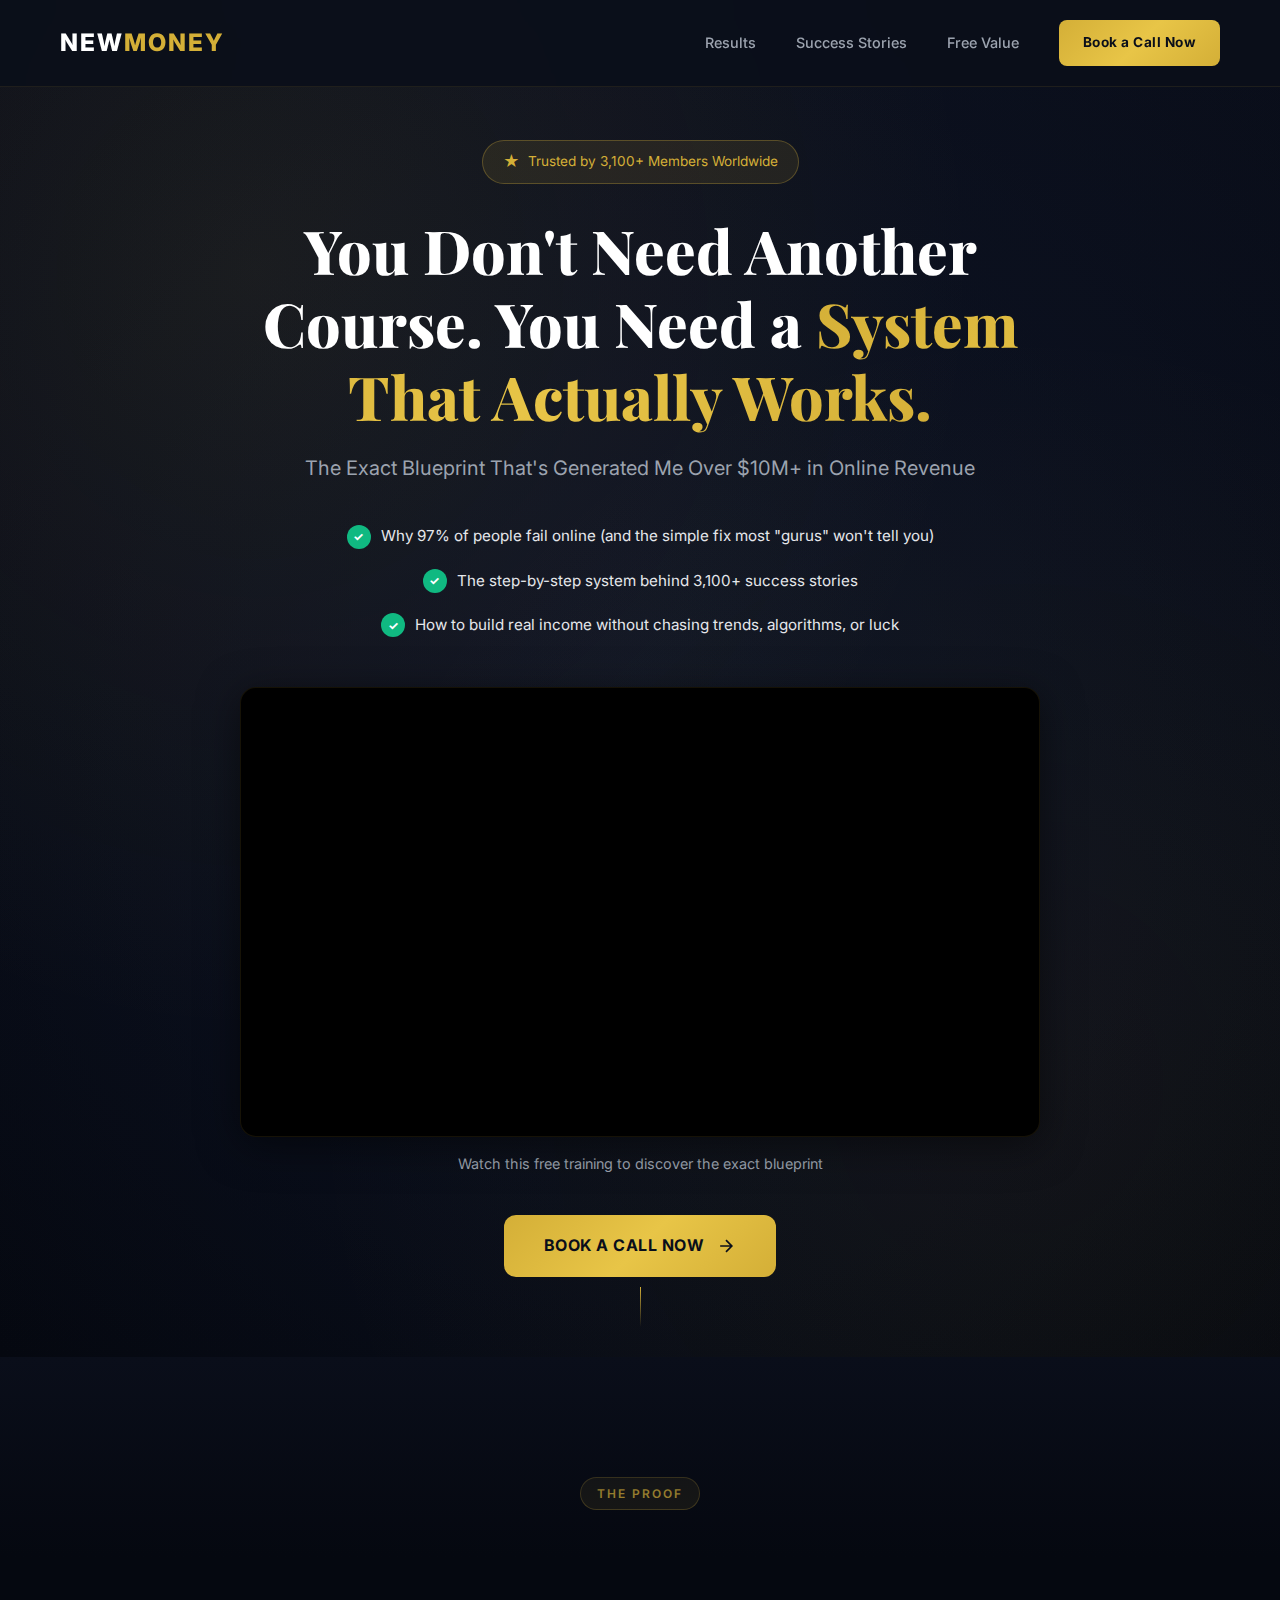
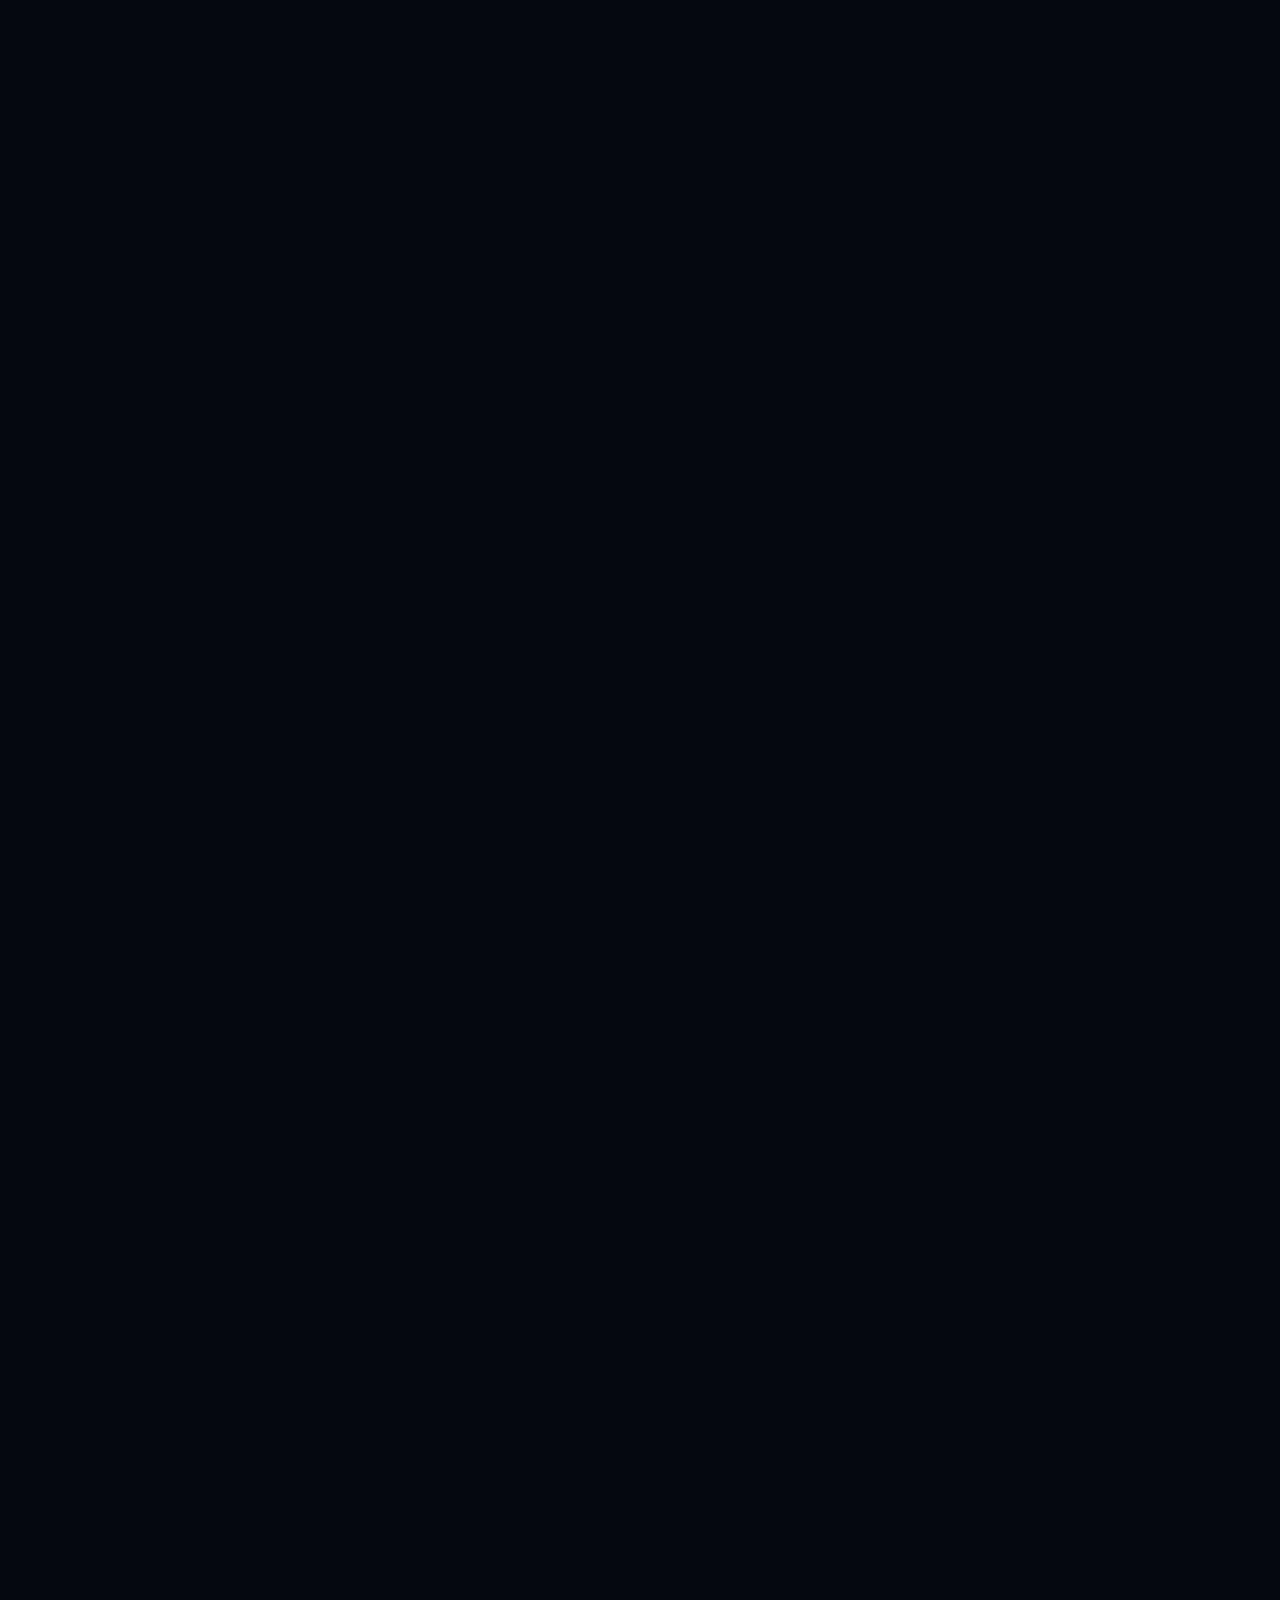
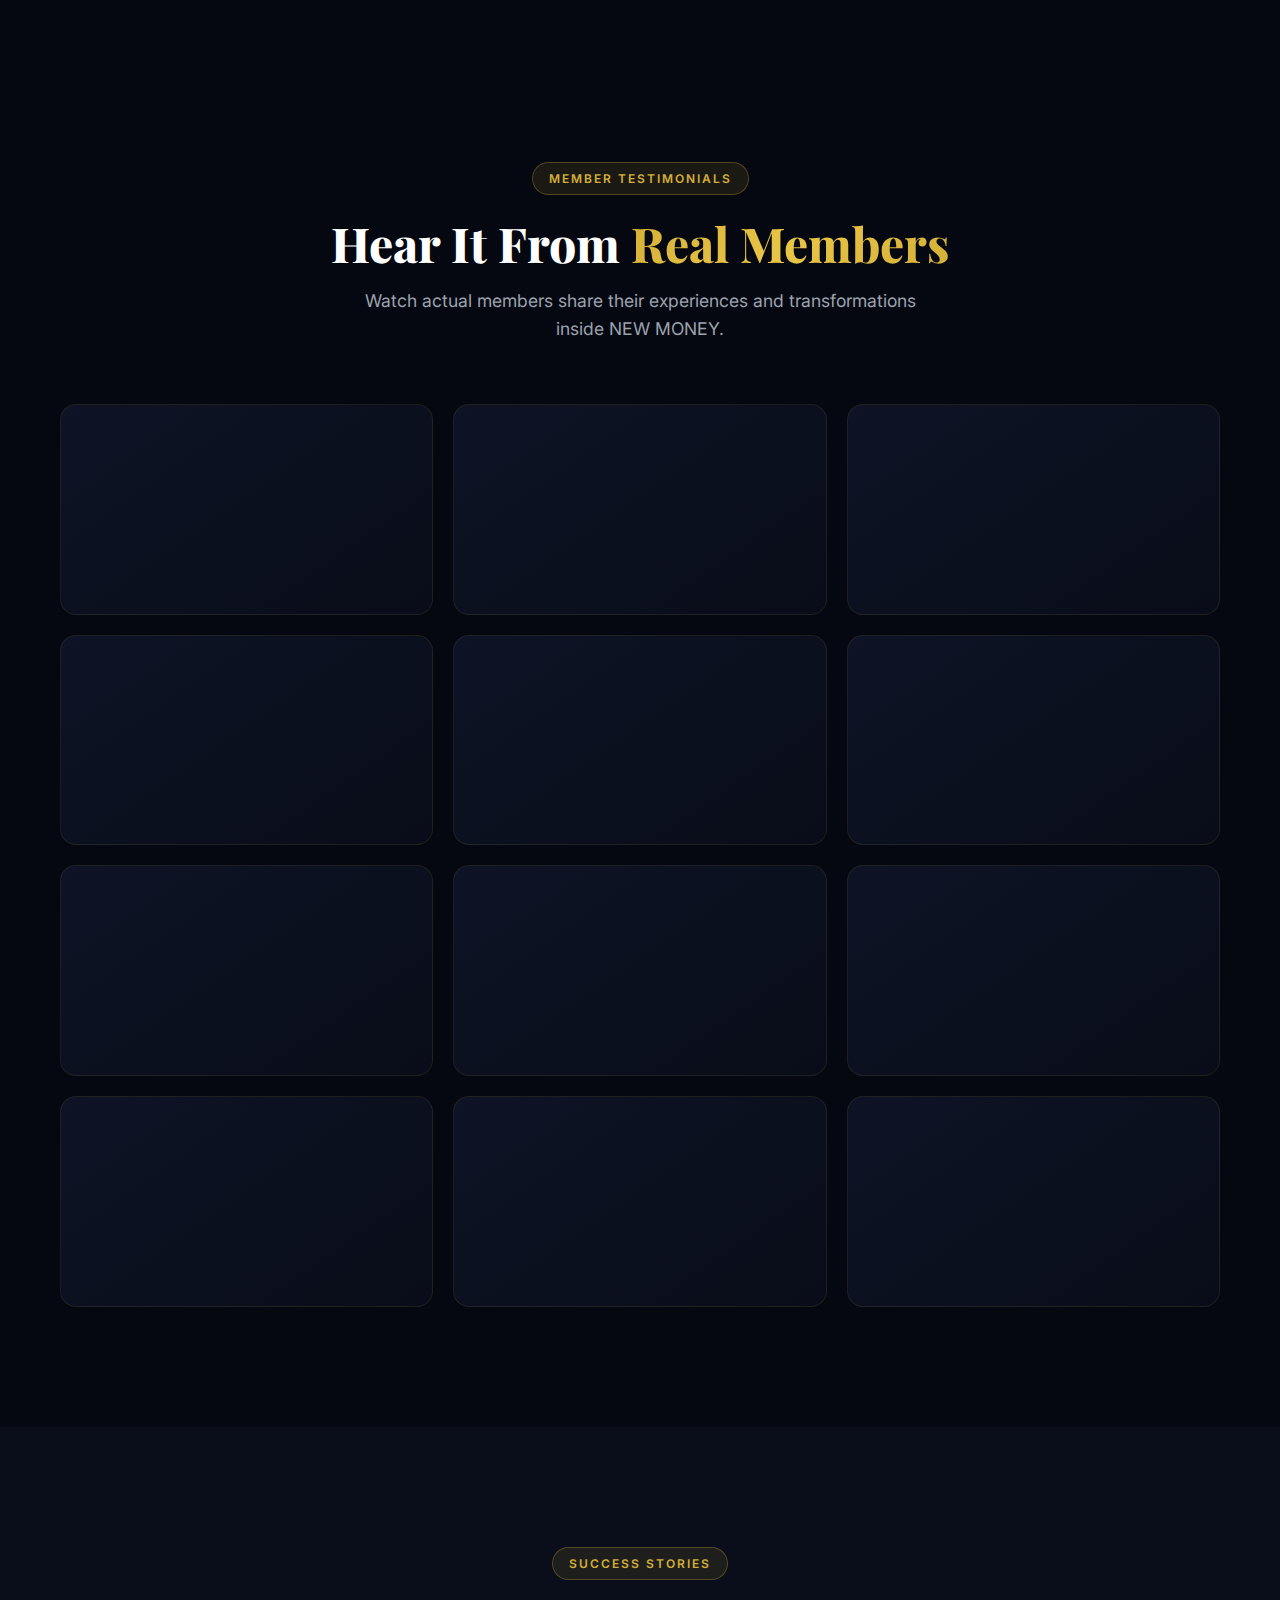
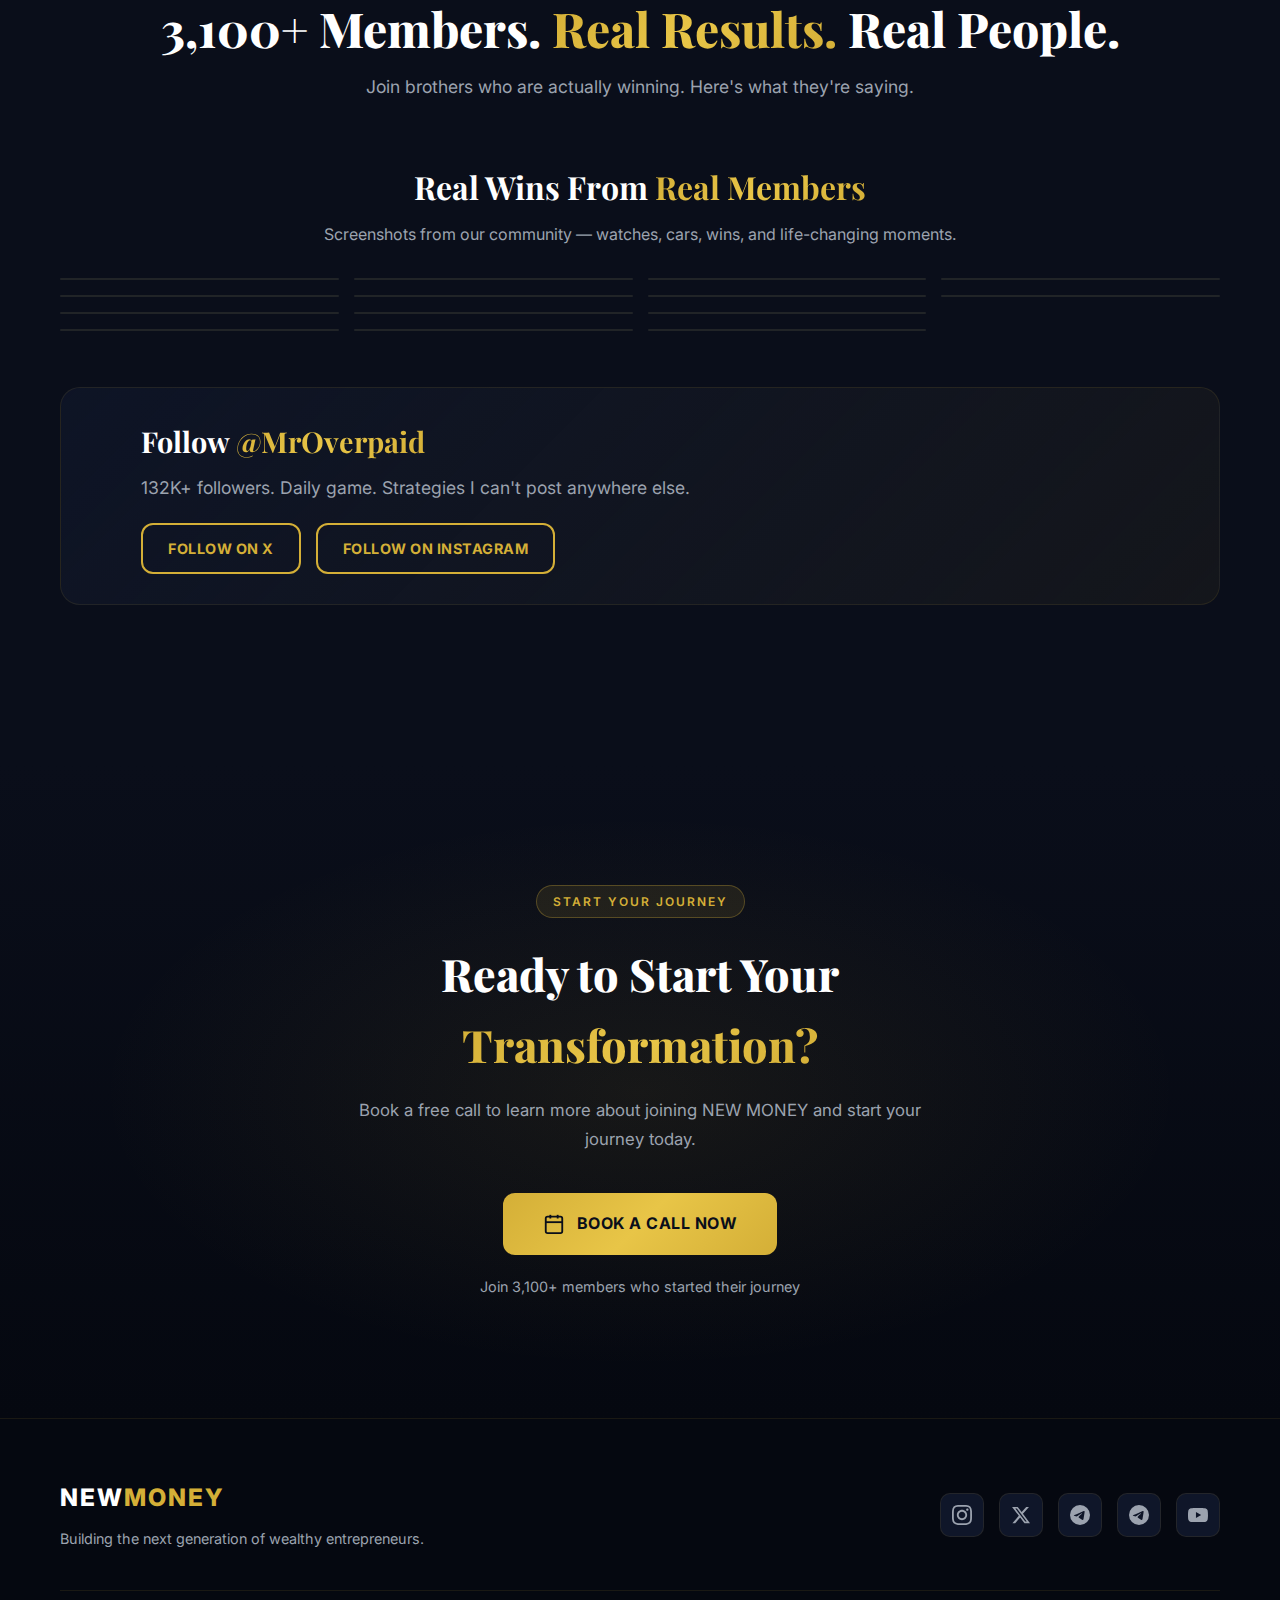
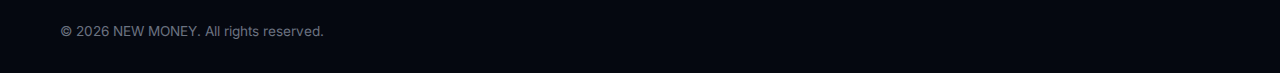
<file: index.html>
<!DOCTYPE html>
<html lang="en">
<head>
    <meta charset="UTF-8">
    <meta name="viewport" content="width=device-width, initial-scale=1.0">
    <meta name="description" content="Learn how Hassan Haid built a 7-figure personal brand and bought 7+ supercars by age 23. Join 3,100+ members in the NEW MONEY community.">
    <title>NEW MONEY | Build Your 7-Figure Personal Brand</title>
    <link rel="preconnect" href="https://fonts.googleapis.com">
    <link rel="preconnect" href="https://fonts.gstatic.com" crossorigin>
    <link href="https://fonts.googleapis.com/css2?family=Inter:wght@400;500;600;700;800;900&family=Playfair+Display:wght@700;800;900&display=swap" rel="stylesheet">
    <link rel="stylesheet" href="css/styles.css">
</head>
<body>
    <!-- Navigation -->
    <nav class="navbar">
        <div class="container nav-container">
            <a href="index.html" class="logo">
                <span class="logo-new">NEW</span><span class="logo-money">MONEY</span>
            </a>
            <div class="nav-links">
                <a href="#proof" class="nav-link">Results</a>
                <a href="#testimonials" class="nav-link">Success Stories</a>
                <a href="free-value.html" class="nav-link">Free Value</a>
                <a href="https://calendly.com/newmoneydani/15min" target="_blank" class="nav-cta">Book a Call Now</a>
            </div>
            <button class="mobile-menu-btn" aria-label="Toggle menu">
                <span></span>
                <span></span>
                <span></span>
            </button>
        </div>
    </nav>

    <!-- Mobile Menu -->
    <div class="mobile-menu">
        <a href="#proof" class="mobile-link">Results</a>
        <a href="#testimonials" class="mobile-link">Success Stories</a>
        <a href="free-value.html" class="mobile-link">Free Value</a>
        <a href="https://calendly.com/newmoneydani/15min" target="_blank" class="mobile-cta">Book a Call Now</a>
    </div>

    <!-- Hero Section -->
    <section class="hero">
        <div class="hero-bg-overlay"></div>
        <div class="container hero-content">
            <div class="hero-badge">
                <span class="badge-icon">★</span>
                <span>Trusted by 3,100+ Members Worldwide</span>
            </div>
            <h1 class="hero-title">
                You Don't Need Another Course. You Need a <span class="gold-text">System That Actually Works.</span>
            </h1>
            <p class="hero-subtitle">
                The Exact Blueprint That's Generated Me Over $10M+ in Online Revenue
            </p>

            <div class="hero-checkmarks">
                <div class="checkmark-item">
                    <span class="check-icon">✓</span>
                    <span>Why 97% of people fail online (and the simple fix most "gurus" won't tell you)</span>
                </div>
                <div class="checkmark-item">
                    <span class="check-icon">✓</span>
                    <span>The step-by-step system behind 3,100+ success stories</span>
                </div>
                <div class="checkmark-item">
                    <span class="check-icon">✓</span>
                    <span>How to build real income without chasing trends, algorithms, or luck</span>
                </div>
            </div>

            <div class="video-container">
                <div class="video-wrapper">
                    <iframe
                        src="https://www.youtube.com/embed/MZH_qQ7LqN8"
                        title="NEW MONEY Training Video"
                        frameborder="0"
                        allow="accelerometer; autoplay; clipboard-write; encrypted-media; gyroscope; picture-in-picture; web-share"
                        allowfullscreen>
                    </iframe>
                </div>
                <p class="video-caption">Watch this free training to discover the exact blueprint</p>
            </div>

            <a href="https://calendly.com/newmoneydani/15min" target="_blank" class="cta-button primary-cta">
                <span>BOOK A CALL NOW</span>
                <svg class="cta-arrow" viewBox="0 0 24 24" fill="none" stroke="currentColor" stroke-width="2">
                    <path d="M5 12h14M12 5l7 7-7 7"/>
                </svg>
            </a>
        </div>
        <div class="hero-scroll-indicator">
            <span>Scroll to explore</span>
            <div class="scroll-line"></div>
        </div>
    </section>

    <!-- Supercar Gallery Section -->
    <section class="supercars" id="proof">
        <div class="container">
            <div class="section-header">
                <span class="section-tag">THE PROOF</span>
            </div>

            <div class="car-gallery">
                <div class="car-card">
                    <div class="car-image">
                        <img src="cars2/red ferrari and green proche.png" alt="Supercar">
                    </div>
                </div>

                <div class="car-card">
                    <div class="car-image">
                        <img src="cars2/purple lambo.png" alt="Supercar">
                    </div>
                </div>

                <div class="car-card">
                    <div class="car-image">
                        <img src="cars2/ferrari1.png" alt="Supercar">
                    </div>
                </div>

                <div class="car-card">
                    <div class="car-image">
                        <img src="cars2/ferrari2.png" alt="Supercar">
                    </div>
                </div>

                <div class="car-card">
                    <div class="car-image">
                        <img src="cars2/porche.png" alt="Supercar">
                    </div>
                </div>

                <div class="car-card">
                    <div class="car-image">
                        <img src="cars2/mcleran.png" alt="Supercar">
                    </div>
                </div>

                <div class="car-card">
                    <div class="car-image">
                        <img src="cars2/barbrus.png" alt="Supercar">
                    </div>
                </div>
            </div>
        </div>
    </section>


    <!-- Member Video Testimonials Section -->
    <section class="member-video-testimonials" id="video-testimonials">
        <div class="container">
            <div class="section-header">
                <span class="section-tag">MEMBER TESTIMONIALS</span>
                <h2 class="section-title">Hear It From <span class="gold-text">Real Members</span></h2>
                <p class="section-subtitle">Watch actual members share their experiences and transformations inside NEW MONEY.</p>
            </div>

            <div class="member-videos-grid">
                <div class="member-video-card">
                    <div class="member-video-embed">
                        <iframe src="https://player.vimeo.com/video/1164957852" frameborder="0" allow="autoplay; fullscreen; picture-in-picture" allowfullscreen></iframe>
                    </div>
                </div>
                <div class="member-video-card">
                    <div class="member-video-embed">
                        <iframe src="https://player.vimeo.com/video/1164958676" frameborder="0" allow="autoplay; fullscreen; picture-in-picture" allowfullscreen></iframe>
                    </div>
                </div>
                <div class="member-video-card">
                    <div class="member-video-embed">
                        <iframe src="https://player.vimeo.com/video/1164958740" frameborder="0" allow="autoplay; fullscreen; picture-in-picture" allowfullscreen></iframe>
                    </div>
                </div>
                <div class="member-video-card">
                    <div class="member-video-embed">
                        <iframe src="https://player.vimeo.com/video/1164958772" frameborder="0" allow="autoplay; fullscreen; picture-in-picture" allowfullscreen></iframe>
                    </div>
                </div>
                <div class="member-video-card">
                    <div class="member-video-embed">
                        <iframe src="https://player.vimeo.com/video/1164958856" frameborder="0" allow="autoplay; fullscreen; picture-in-picture" allowfullscreen></iframe>
                    </div>
                </div>
                <div class="member-video-card">
                    <div class="member-video-embed">
                        <iframe src="https://player.vimeo.com/video/1164958891" frameborder="0" allow="autoplay; fullscreen; picture-in-picture" allowfullscreen></iframe>
                    </div>
                </div>
                <div class="member-video-card">
                    <div class="member-video-embed">
                        <iframe src="https://player.vimeo.com/video/1164958919" frameborder="0" allow="autoplay; fullscreen; picture-in-picture" allowfullscreen></iframe>
                    </div>
                </div>
                <div class="member-video-card">
                    <div class="member-video-embed">
                        <iframe src="https://player.vimeo.com/video/1164958965" frameborder="0" allow="autoplay; fullscreen; picture-in-picture" allowfullscreen></iframe>
                    </div>
                </div>
                <div class="member-video-card">
                    <div class="member-video-embed">
                        <iframe src="https://player.vimeo.com/video/1164958990" frameborder="0" allow="autoplay; fullscreen; picture-in-picture" allowfullscreen></iframe>
                    </div>
                </div>
                <div class="member-video-card">
                    <div class="member-video-embed">
                        <iframe src="https://player.vimeo.com/video/1164959027" frameborder="0" allow="autoplay; fullscreen; picture-in-picture" allowfullscreen></iframe>
                    </div>
                </div>
                <div class="member-video-card">
                    <div class="member-video-embed">
                        <iframe src="https://player.vimeo.com/video/1164959060" frameborder="0" allow="autoplay; fullscreen; picture-in-picture" allowfullscreen></iframe>
                    </div>
                </div>
                <div class="member-video-card">
                    <div class="member-video-embed">
                        <iframe src="https://player.vimeo.com/video/1164959095" frameborder="0" allow="autoplay; fullscreen; picture-in-picture" allowfullscreen></iframe>
                    </div>
                </div>
            </div>
        </div>
    </section>

    <!-- Testimonials Section -->
    <section class="testimonials" id="testimonials">
        <div class="container">
            <div class="section-header">
                <span class="section-tag">SUCCESS STORIES</span>
                <h2 class="section-title">3,100+ Members. <span class="gold-text">Real Results.</span> Real People.</h2>
                <p class="section-subtitle">Join brothers who are actually winning. Here's what they're saying.</p>
            </div>

            <!-- Member Screenshot Testimonials -->
            <div class="screenshot-testimonials">
                <h3 class="screenshot-section-title">Real Wins From <span class="gold-text">Real Members</span></h3>
                <p class="screenshot-section-subtitle">Screenshots from our community — watches, cars, wins, and life-changing moments.</p>

                <div class="screenshot-gallery">
                    <div class="screenshot-item">
                        <img src="reviews/Testimonials Image 2169.JPG" alt="Member testimonial" loading="lazy">
                    </div>
                    <div class="screenshot-item">
                        <img src="reviews/Testimonials Image 2321.JPG" alt="Member testimonial" loading="lazy">
                    </div>
                    <div class="screenshot-item">
                        <img src="reviews/Testimonials IMG 2168.JPG" alt="Member testimonial" loading="lazy">
                    </div>
                    <div class="screenshot-item">
                        <img src="reviews/Testimonials IMG 2319.JPG" alt="Member testimonial" loading="lazy">
                    </div>
                    <div class="screenshot-item">
                        <img src="reviews/Testimonials IMG 2320.JPG" alt="Member testimonial" loading="lazy">
                    </div>
                    <div class="screenshot-item">
                        <img src="reviews/Testimonials IMG 2324.JPG" alt="Member testimonial" loading="lazy">
                    </div>
                    <div class="screenshot-item">
                        <img src="reviews/Testimonials IMG 2657.JPG" alt="Member testimonial" loading="lazy">
                    </div>
                    <div class="screenshot-item">
                        <img src="reviews/Testimonials IMG 2817.JPG" alt="Member testimonial" loading="lazy">
                    </div>
                    <div class="screenshot-item">
                        <img src="reviews/Testimonials IMG 2822.jpg" alt="Member testimonial" loading="lazy">
                    </div>
                    <div class="screenshot-item">
                        <img src="reviews/Testimonials IMG 2823.JPG" alt="Member testimonial" loading="lazy">
                    </div>
                    <div class="screenshot-item">
                        <img src="reviews/Testimonials IMG 2826.JPG" alt="Member testimonial" loading="lazy">
                    </div>
                    <div class="screenshot-item">
                        <img src="reviews/Testimonials IMG 2828.JPG" alt="Member testimonial" loading="lazy">
                    </div>
                    <div class="screenshot-item">
                        <img src="reviews/Testimonials IMG 2830.JPG" alt="Member testimonial" loading="lazy">
                    </div>
                    <div class="screenshot-item">
                        <img src="reviews/Testimonials IMG 2831.JPG" alt="Member testimonial" loading="lazy">
                    </div>
                </div>
            </div>

            <!-- Hassan's Social Proof -->
            <div class="social-proof-banner">
                <div class="twitter-profile">
                    <img src="twitter.png" alt="Hassan Haider Twitter Profile - 132K+ Followers" loading="lazy">
                </div>
                <div class="social-proof-text">
                    <h3>Follow <span class="gold-text">@MrOverpaid</span></h3>
                    <p>132K+ followers. Daily game. Strategies I can't post anywhere else.</p>
                    <div class="social-proof-buttons">
                        <a href="https://twitter.com/MrOverpaid" target="_blank" class="cta-button secondary-cta small-cta">FOLLOW ON X</a>
                        <a href="https://www.instagram.com/hassanhaiderr1/" target="_blank" class="cta-button secondary-cta small-cta">FOLLOW ON INSTAGRAM</a>
                    </div>
                </div>
            </div>

        </div>
    </section>

    <!-- Final CTA Section -->
    <section class="final-cta" id="cta">
        <div class="container">
            <div class="cta-wrapper">
                <span class="section-tag">START YOUR JOURNEY</span>
                <h2 class="cta-title">Ready to Start Your <span class="gold-text">Transformation?</span></h2>
                <p class="cta-subtitle">Book a free call to learn more about joining NEW MONEY and start your journey today.</p>

                <a href="https://calendly.com/newmoneydani/15min" target="_blank" class="cta-button primary-cta">
                    <svg viewBox="0 0 24 24" fill="none" stroke="currentColor" stroke-width="2" style="width:22px;height:22px;">
                        <rect x="3" y="4" width="18" height="18" rx="2" ry="2"/>
                        <line x1="16" y1="2" x2="16" y2="6"/>
                        <line x1="8" y1="2" x2="8" y2="6"/>
                        <line x1="3" y1="10" x2="21" y2="10"/>
                    </svg>
                    <span>BOOK A CALL NOW</span>
                </a>

                <p class="cta-note">Join 3,100+ members who started their journey</p>
            </div>
        </div>
    </section>

    <!-- Footer -->
    <footer class="footer">
        <div class="container">
            <div class="footer-content">
                <div class="footer-brand">
                    <a href="index.html" class="logo">
                        <span class="logo-new">NEW</span><span class="logo-money">MONEY</span>
                    </a>
                    <p class="footer-tagline">Building the next generation of wealthy entrepreneurs.</p>
                </div>

                <div class="footer-socials">
                    <a href="https://www.instagram.com/hassanhaiderr1/" target="_blank" class="social-link" aria-label="Instagram">
                        <svg viewBox="0 0 24 24" fill="currentColor">
                            <path d="M12 2.163c3.204 0 3.584.012 4.85.07 3.252.148 4.771 1.691 4.919 4.919.058 1.265.069 1.645.069 4.849 0 3.205-.012 3.584-.069 4.849-.149 3.225-1.664 4.771-4.919 4.919-1.266.058-1.644.07-4.85.07-3.204 0-3.584-.012-4.849-.07-3.26-.149-4.771-1.699-4.919-4.92-.058-1.265-.07-1.644-.07-4.849 0-3.204.013-3.583.07-4.849.149-3.227 1.664-4.771 4.919-4.919 1.266-.057 1.645-.069 4.849-.069zm0-2.163c-3.259 0-3.667.014-4.947.072-4.358.2-6.78 2.618-6.98 6.98-.059 1.281-.073 1.689-.073 4.948 0 3.259.014 3.668.072 4.948.2 4.358 2.618 6.78 6.98 6.98 1.281.058 1.689.072 4.948.072 3.259 0 3.668-.014 4.948-.072 4.354-.2 6.782-2.618 6.979-6.98.059-1.28.073-1.689.073-4.948 0-3.259-.014-3.667-.072-4.947-.196-4.354-2.617-6.78-6.979-6.98-1.281-.059-1.69-.073-4.949-.073zm0 5.838c-3.403 0-6.162 2.759-6.162 6.162s2.759 6.163 6.162 6.163 6.162-2.759 6.162-6.163c0-3.403-2.759-6.162-6.162-6.162zm0 10.162c-2.209 0-4-1.79-4-4 0-2.209 1.791-4 4-4s4 1.791 4 4c0 2.21-1.791 4-4 4zm6.406-11.845c-.796 0-1.441.645-1.441 1.44s.645 1.44 1.441 1.44c.795 0 1.439-.645 1.439-1.44s-.644-1.44-1.439-1.44z"/>
                        </svg>
                    </a>
                    <a href="https://x.com/MrOverpaid" target="_blank" class="social-link" aria-label="Twitter">
                        <svg viewBox="0 0 24 24" fill="currentColor">
                            <path d="M18.244 2.25h3.308l-7.227 8.26 8.502 11.24H16.17l-5.214-6.817L4.99 21.75H1.68l7.73-8.835L1.254 2.25H8.08l4.713 6.231zm-1.161 17.52h1.833L7.084 4.126H5.117z"/>
                        </svg>
                    </a>
                    <a href="https://t.me/Onlysmartmoves" target="_blank" class="social-link" aria-label="Telegram">
                        <svg viewBox="0 0 24 24" fill="currentColor">
                            <path d="M11.944 0A12 12 0 0 0 0 12a12 12 0 0 0 12 12 12 12 0 0 0 12-12A12 12 0 0 0 12 0a12 12 0 0 0-.056 0zm4.962 7.224c.1-.002.321.023.465.14a.506.506 0 0 1 .171.325c.016.093.036.306.02.472-.18 1.898-.962 6.502-1.36 8.627-.168.9-.499 1.201-.82 1.23-.696.065-1.225-.46-1.9-.902-1.056-.693-1.653-1.124-2.678-1.8-1.185-.78-.417-1.21.258-1.91.177-.184 3.247-2.977 3.307-3.23.007-.032.014-.15-.056-.212s-.174-.041-.249-.024c-.106.024-1.793 1.14-5.061 3.345-.48.33-.913.49-1.302.48-.428-.008-1.252-.241-1.865-.44-.752-.245-1.349-.374-1.297-.789.027-.216.325-.437.893-.663 3.498-1.524 5.83-2.529 6.998-3.014 3.332-1.386 4.025-1.627 4.476-1.635z"/>
                        </svg>
                    </a>
                    <a href="https://t.me/+mk_lBaXqXB44MGNk" target="_blank" class="social-link" aria-label="Free Telegram Channel">
                        <svg viewBox="0 0 24 24" fill="currentColor">
                            <path d="M11.944 0A12 12 0 0 0 0 12a12 12 0 0 0 12 12 12 12 0 0 0 12-12A12 12 0 0 0 12 0a12 12 0 0 0-.056 0zm4.962 7.224c.1-.002.321.023.465.14a.506.506 0 0 1 .171.325c.016.093.036.306.02.472-.18 1.898-.962 6.502-1.36 8.627-.168.9-.499 1.201-.82 1.23-.696.065-1.225-.46-1.9-.902-1.056-.693-1.653-1.124-2.678-1.8-1.185-.78-.417-1.21.258-1.91.177-.184 3.247-2.977 3.307-3.23.007-.032.014-.15-.056-.212s-.174-.041-.249-.024c-.106.024-1.793 1.14-5.061 3.345-.48.33-.913.49-1.302.48-.428-.008-1.252-.241-1.865-.44-.752-.245-1.349-.374-1.297-.789.027-.216.325-.437.893-.663 3.498-1.524 5.83-2.529 6.998-3.014 3.332-1.386 4.025-1.627 4.476-1.635z"/>
                        </svg>
                    </a>
                    <a href="https://www.youtube.com/@HassanOverpaid" target="_blank" class="social-link" aria-label="YouTube">
                        <svg viewBox="0 0 24 24" fill="currentColor">
                            <path d="M23.498 6.186a3.016 3.016 0 0 0-2.122-2.136C19.505 3.545 12 3.545 12 3.545s-7.505 0-9.377.505A3.017 3.017 0 0 0 .502 6.186C0 8.07 0 12 0 12s0 3.93.502 5.814a3.016 3.016 0 0 0 2.122 2.136c1.871.505 9.376.505 9.376.505s7.505 0 9.377-.505a3.015 3.015 0 0 0 2.122-2.136C24 15.93 24 12 24 12s0-3.93-.502-5.814zM9.545 15.568V8.432L15.818 12l-6.273 3.568z"/>
                        </svg>
                    </a>
                </div>
            </div>

            <div class="footer-bottom">
                <p class="copyright">&copy; 2026 NEW MONEY. All rights reserved.</p>
            </div>
        </div>
    </footer>

    <script src="js/main.js"></script>
</body>
</html>
</file>
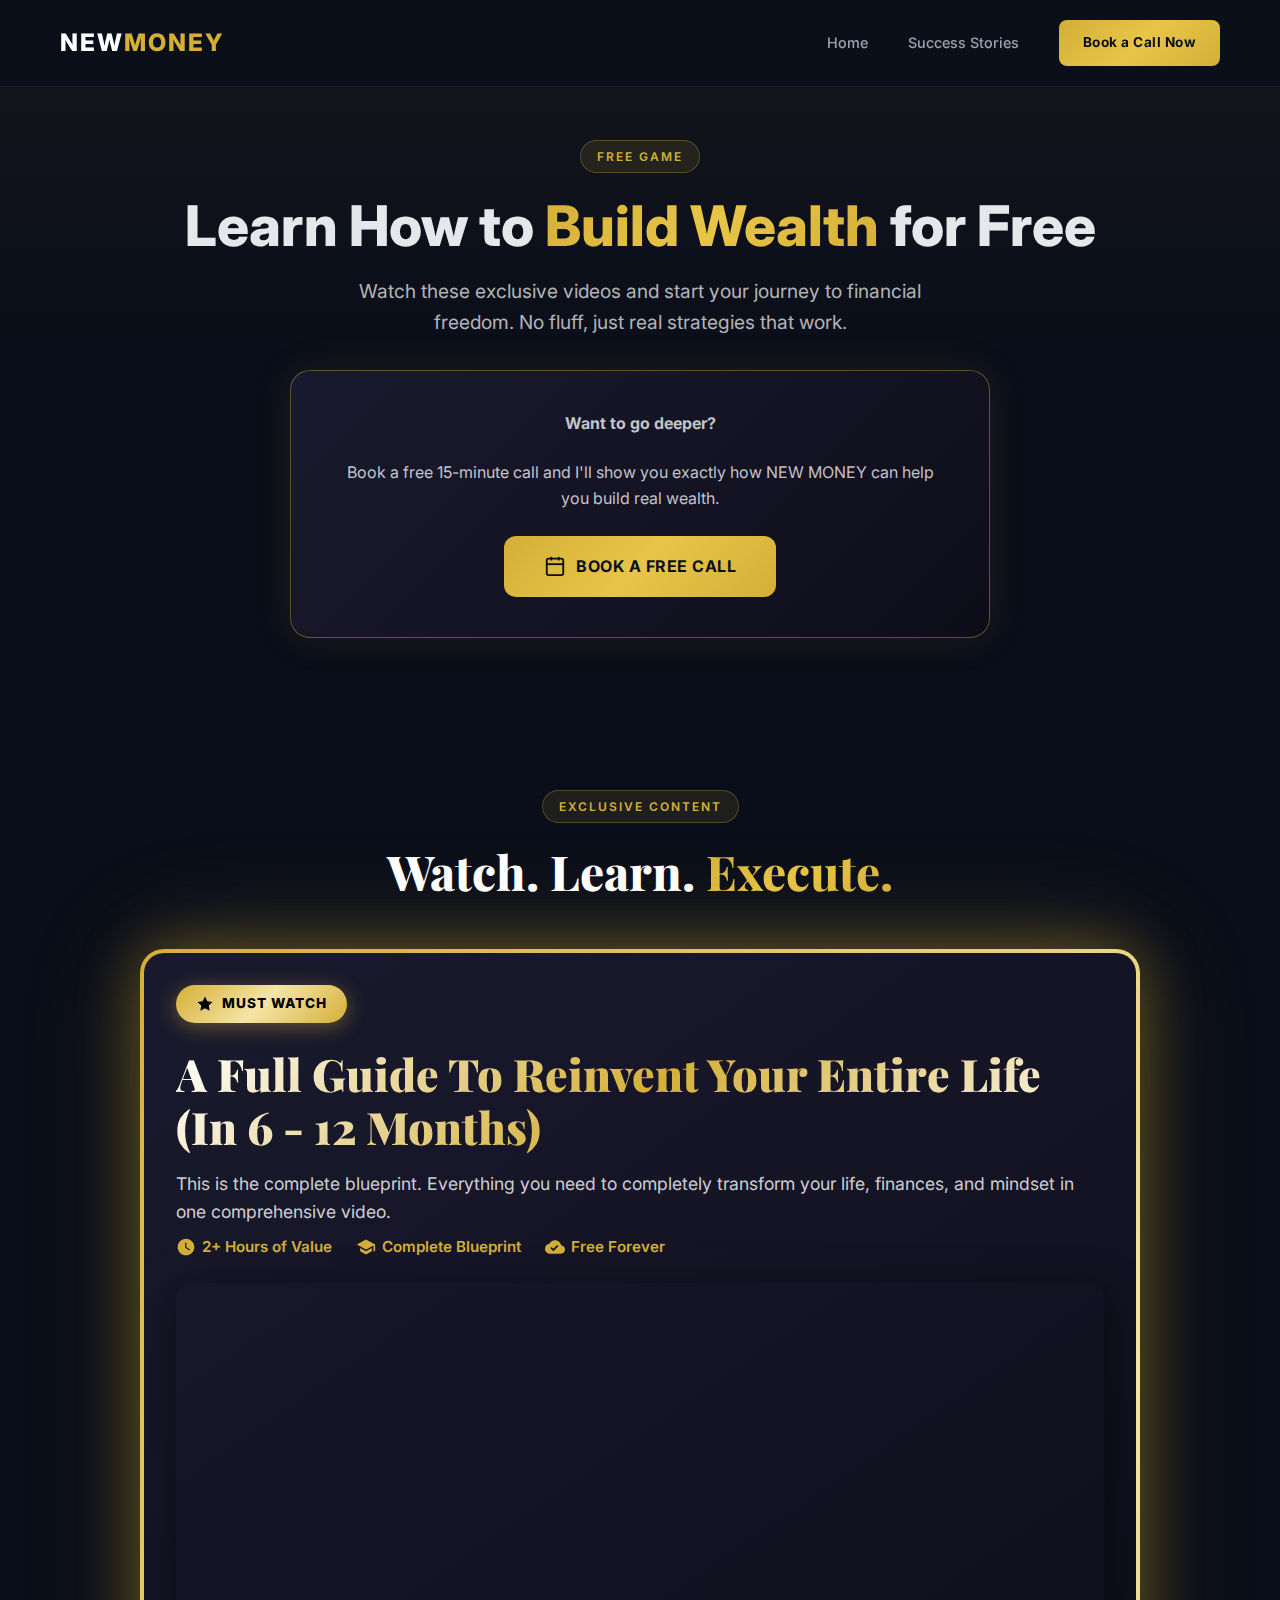
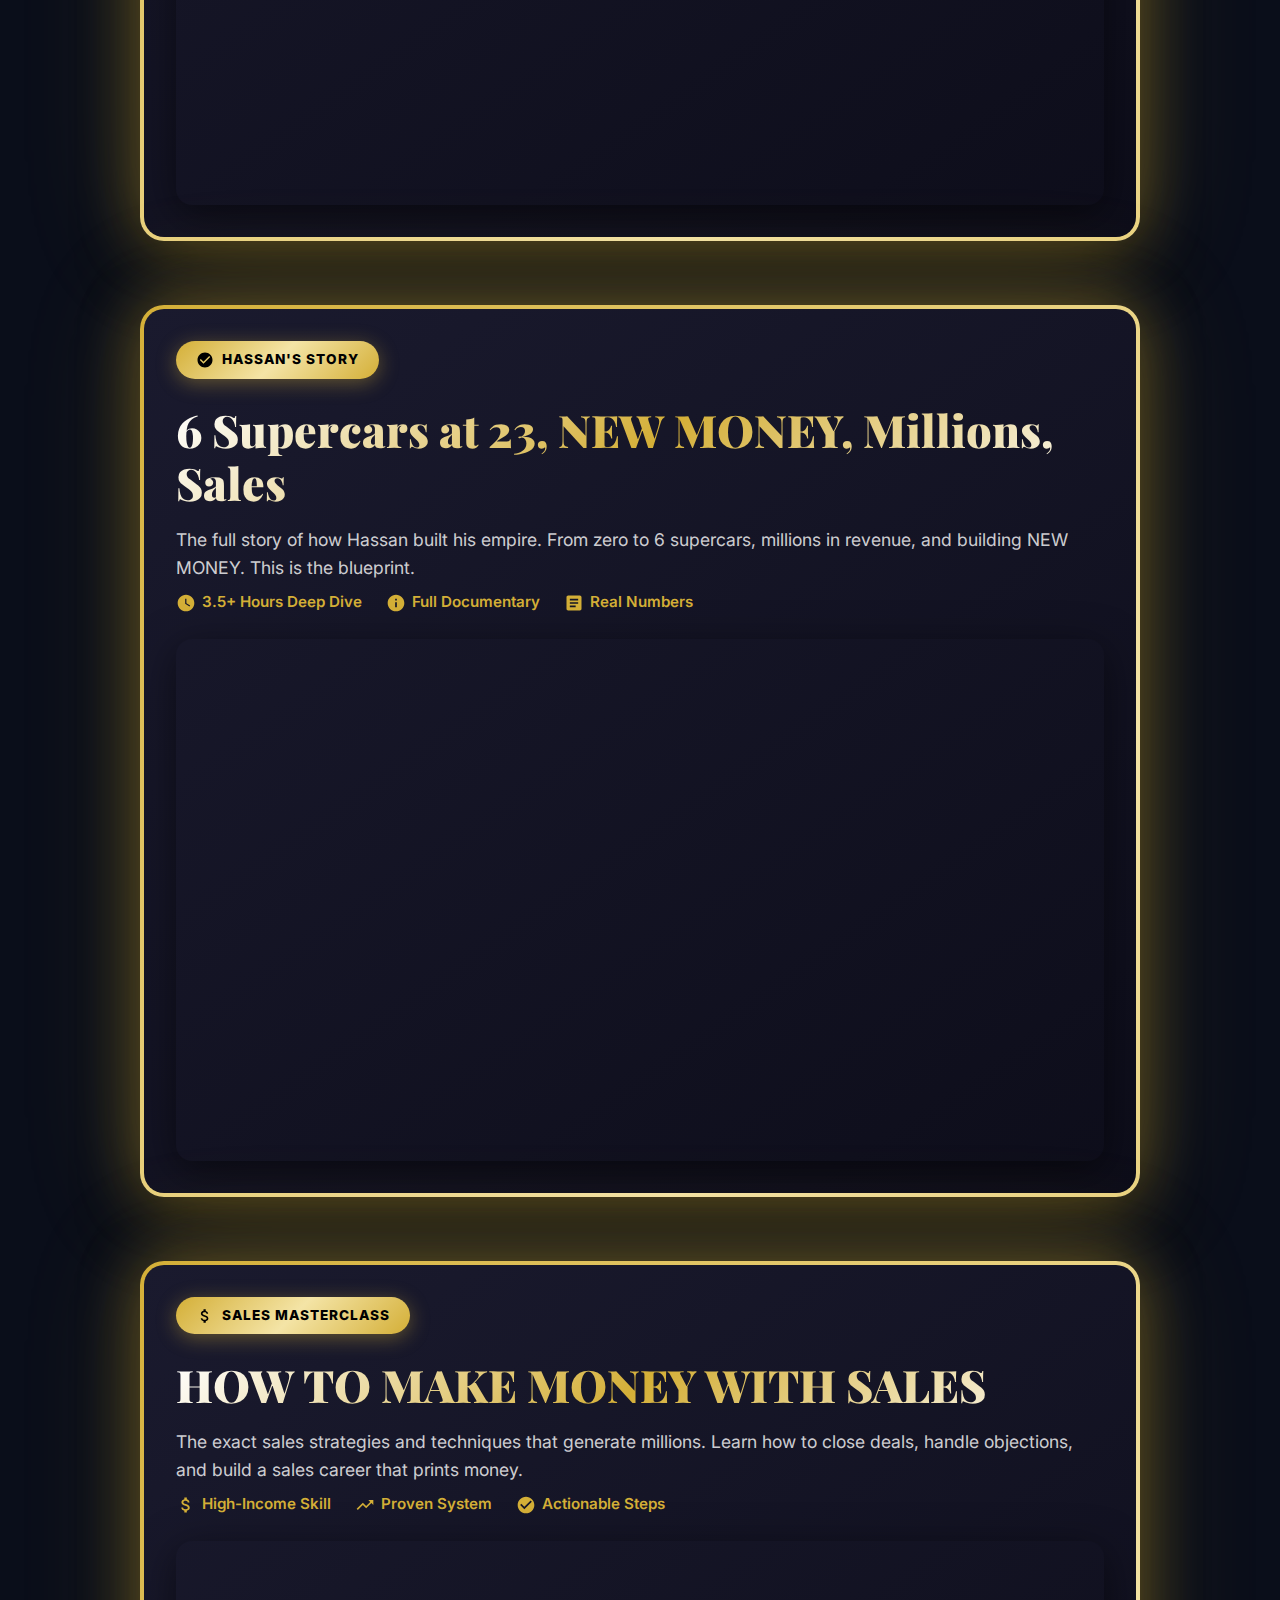
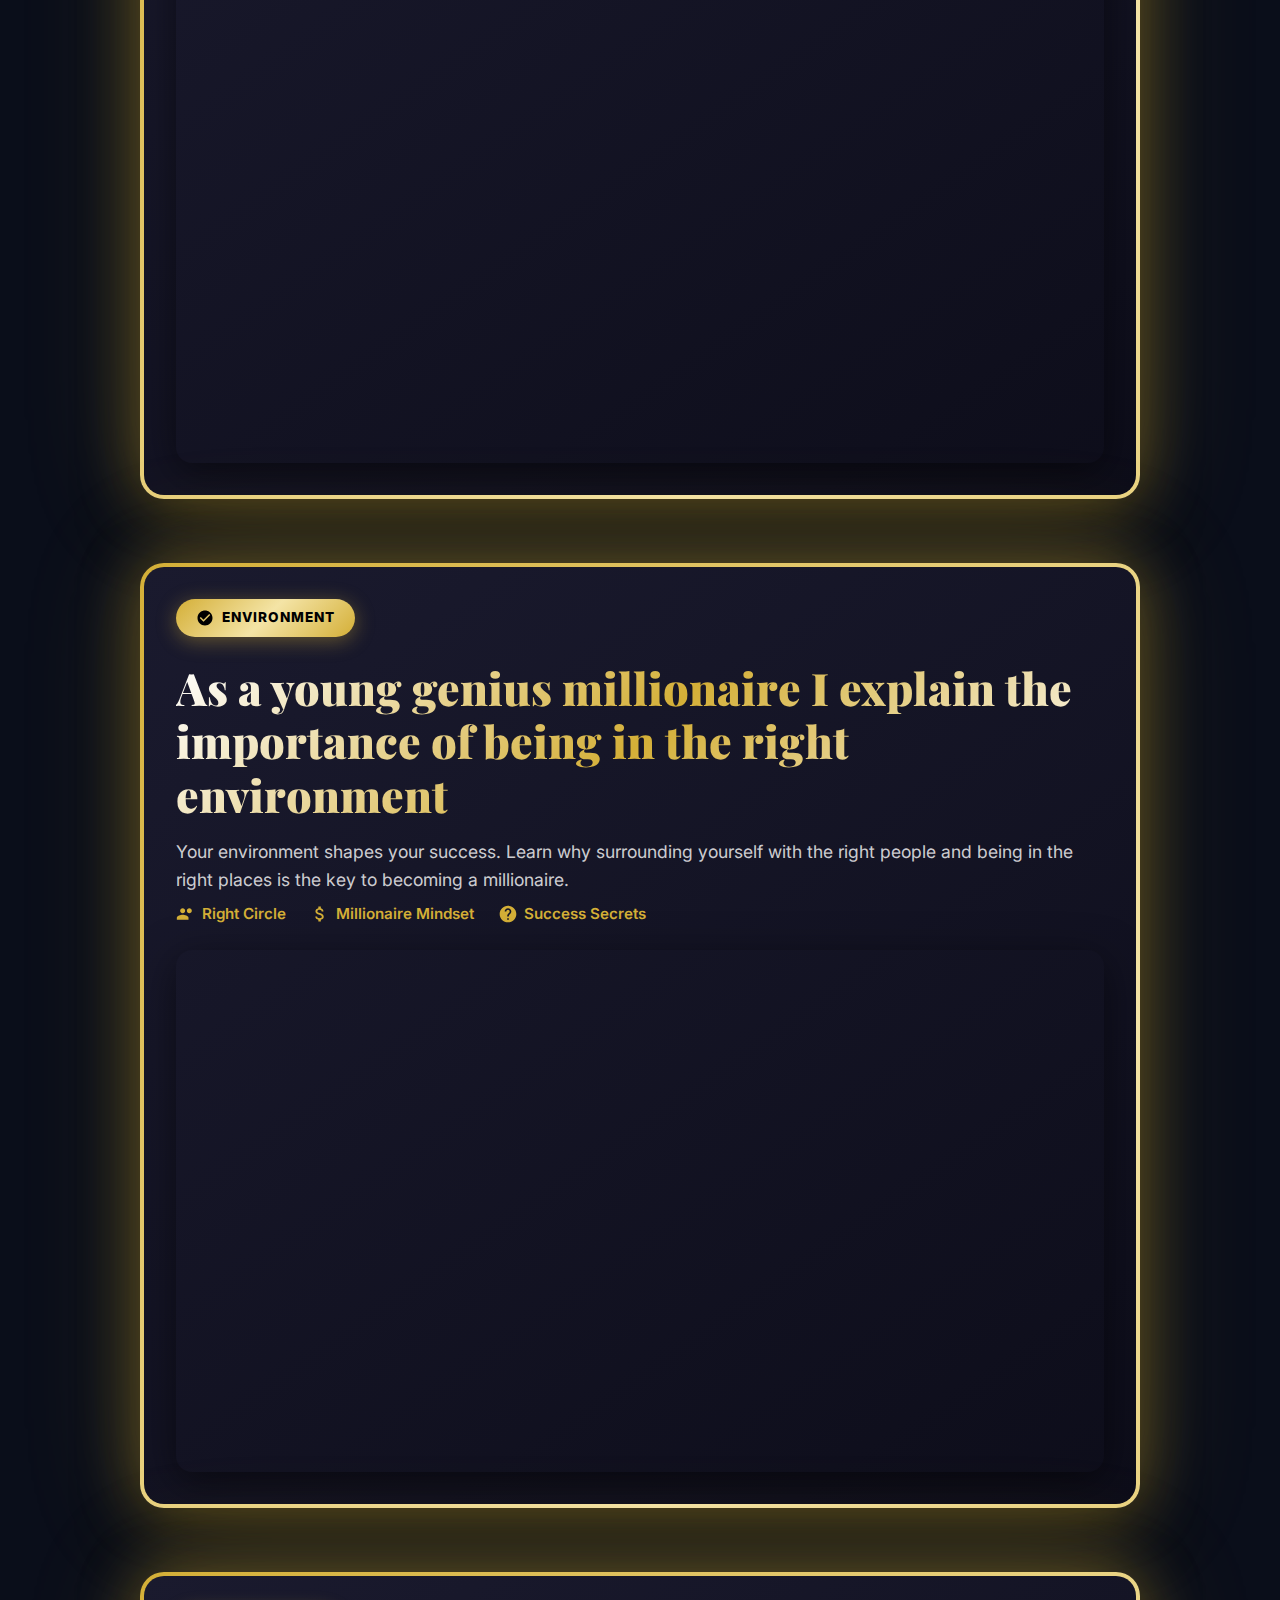
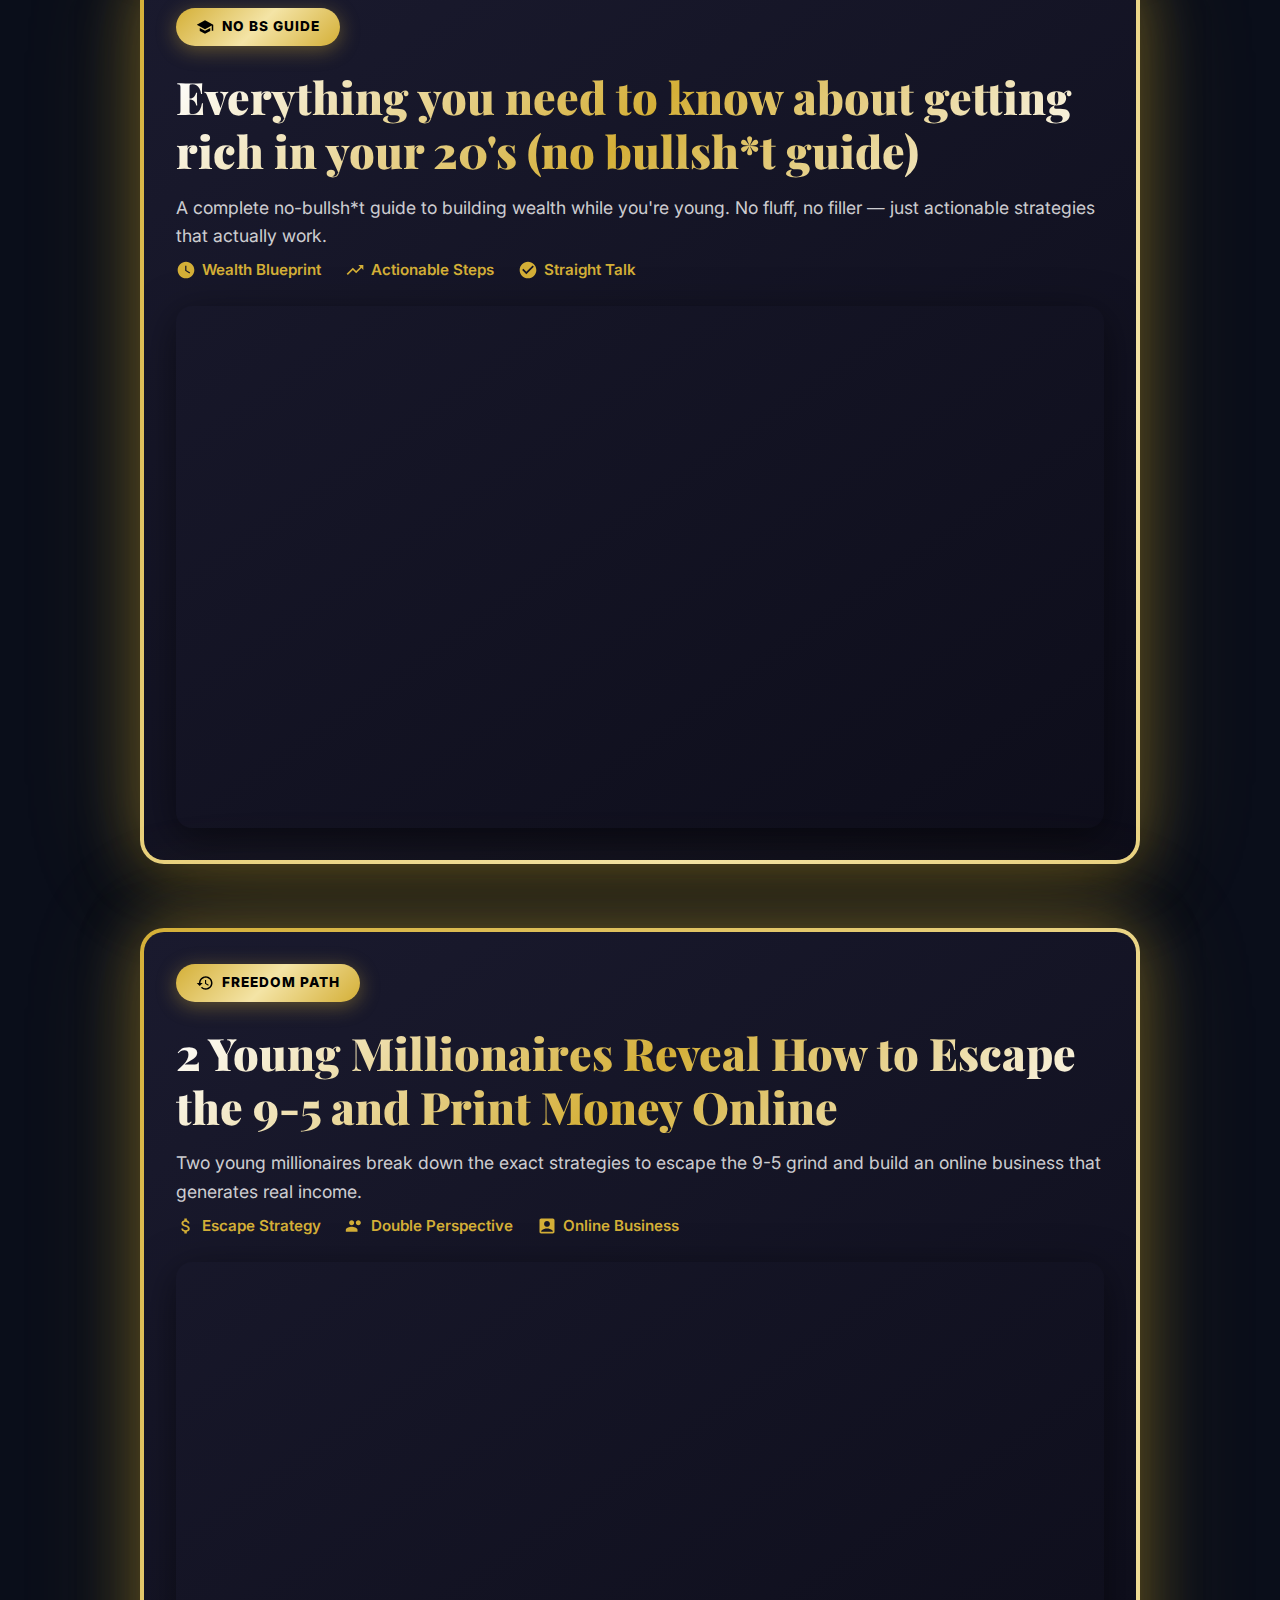
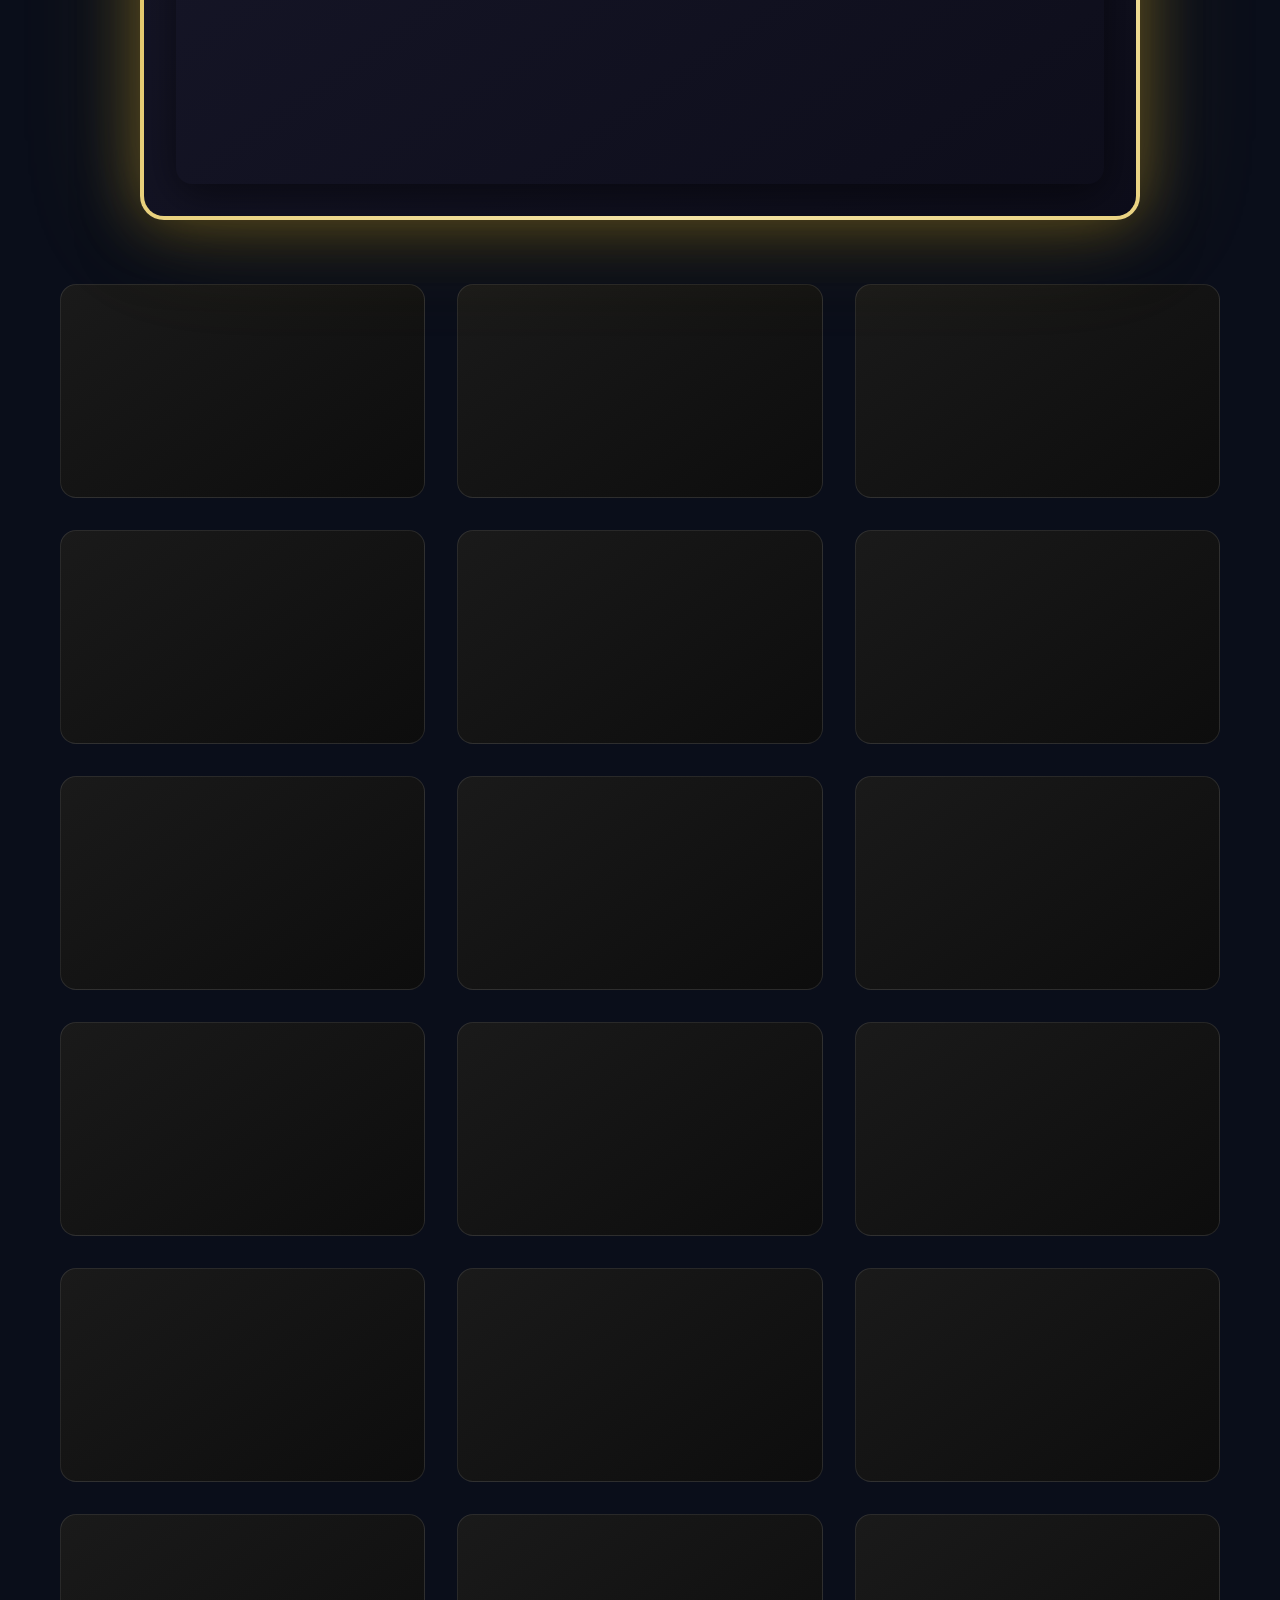
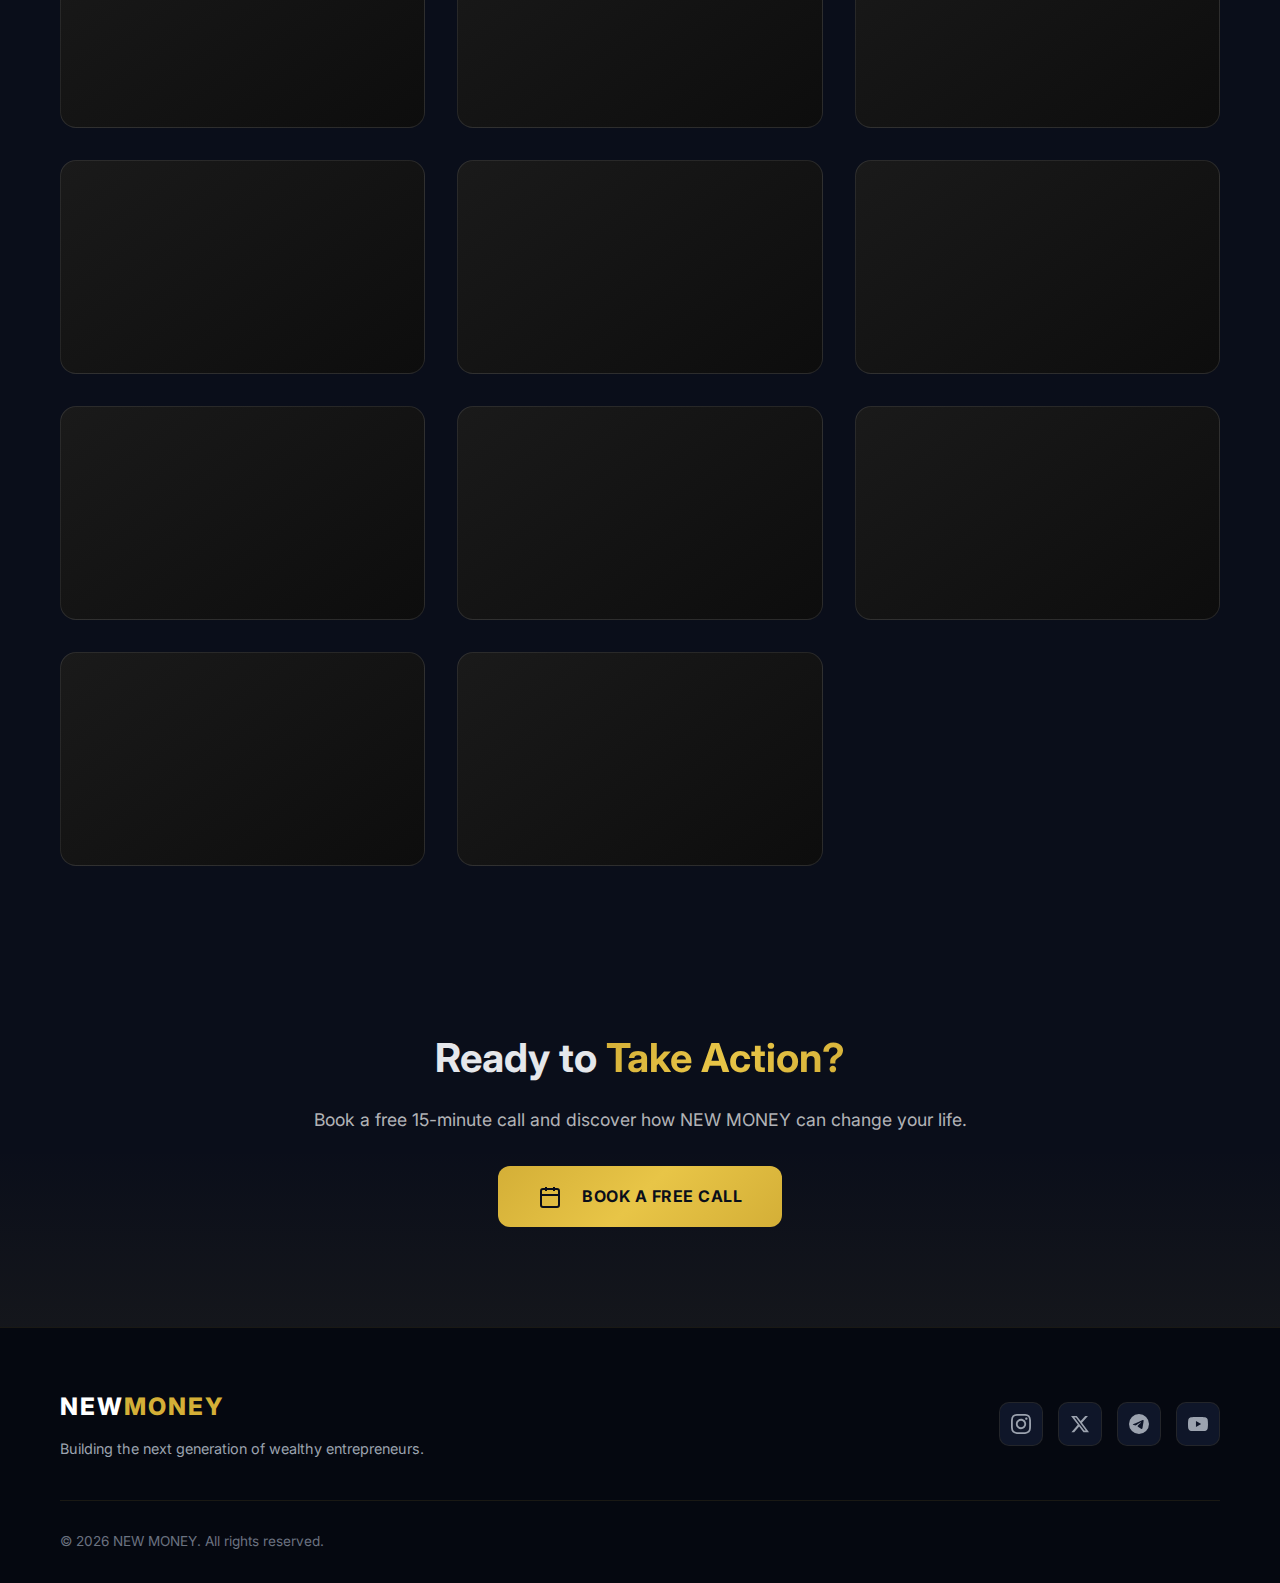
<file: free-value.html>
<!DOCTYPE html>
<html lang="en">
<head>
    <meta charset="UTF-8">
    <meta name="viewport" content="width=device-width, initial-scale=1.0">
    <meta name="description" content="Free game from Hassan - Watch exclusive content on building wealth, personal branding, and escaping the 9-5. Join the free Telegram community.">
    <title>Free Value | NEW MONEY</title>
    <link rel="preconnect" href="https://fonts.googleapis.com">
    <link rel="preconnect" href="https://fonts.gstatic.com" crossorigin>
    <link href="https://fonts.googleapis.com/css2?family=Inter:wght@400;500;600;700;800;900&family=Playfair+Display:wght@700;800;900&display=swap" rel="stylesheet">
    <link rel="stylesheet" href="css/styles.css">
    <style>
        .free-value-hero {
            padding: 140px 0 60px;
            text-align: center;
            background: linear-gradient(180deg, rgba(212, 175, 55, 0.05) 0%, transparent 50%);
        }
        .free-value-hero h1 {
            font-size: clamp(2rem, 5vw, 3.5rem);
            font-weight: 800;
            margin-bottom: 1rem;
            line-height: 1.2;
        }
        .free-value-hero p {
            font-size: 1.2rem;
            color: rgba(255, 255, 255, 0.7);
            max-width: 600px;
            margin: 0 auto 2rem;
        }
        .booking-banner {
            background: linear-gradient(135deg, #1a1a2e 0%, #0d0d1a 100%);
            border: 1px solid rgba(212, 175, 55, 0.4);
            border-radius: 20px;
            padding: 2.5rem 2rem;
            margin: 2rem auto;
            max-width: 700px;
            text-align: center;
            box-shadow: 0 0 40px rgba(212, 175, 55, 0.1);
        }
        .booking-banner-title {
            font-size: 1.3rem;
            font-weight: 700;
            color: #fff;
            margin-bottom: 0.5rem;
        }
        .booking-banner p {
            font-size: 1rem;
            color: rgba(255, 255, 255, 0.75);
            margin-bottom: 1.5rem;
            line-height: 1.6;
        }
        .booking-banner .cta-button {
            display: inline-flex;
            align-items: center;
            gap: 10px;
        }
        .booking-banner .cta-button svg {
            width: 22px;
            height: 22px;
        }
        .videos-section {
            padding: 60px 0 100px;
        }
        .videos-section .section-header {
            text-align: center;
            margin-bottom: 3rem;
        }
        .videos-grid {
            display: grid;
            grid-template-columns: repeat(auto-fit, minmax(350px, 1fr));
            gap: 2rem;
            max-width: 1200px;
            margin: 0 auto;
        }
        .video-card {
            background: linear-gradient(145deg, #1a1a1a 0%, #0d0d0d 100%);
            border: 1px solid rgba(255, 255, 255, 0.1);
            border-radius: 16px;
            overflow: hidden;
            transition: transform 0.3s ease, border-color 0.3s ease;
        }
        .video-card:hover {
            transform: translateY(-5px);
            border-color: rgba(212, 175, 55, 0.5);
        }
        .video-card iframe {
            width: 100%;
            aspect-ratio: 16/9;
            border: none;
        }
        .bottom-cta {
            padding: 60px 0 100px;
            text-align: center;
            background: linear-gradient(0deg, rgba(212, 175, 55, 0.05) 0%, transparent 50%);
        }
        .bottom-cta h2 {
            font-size: clamp(1.5rem, 4vw, 2.5rem);
            font-weight: 700;
            margin-bottom: 1rem;
        }
        .bottom-cta p {
            color: rgba(255, 255, 255, 0.7);
            margin-bottom: 2rem;
            font-size: 1.1rem;
        }

        /* Featured Video Styles */
        .featured-video-section {
            margin-bottom: 4rem;
            position: relative;
        }
        .featured-video-wrapper {
            position: relative;
            max-width: 1000px;
            margin: 0 auto;
            padding: 4px;
            background: linear-gradient(135deg, #d4af37 0%, #f4e4a6 25%, #d4af37 50%, #b8962e 75%, #d4af37 100%);
            background-size: 300% 300%;
            animation: shimmer 4s ease infinite;
            border-radius: 24px;
            box-shadow:
                0 0 60px rgba(212, 175, 55, 0.4),
                0 0 120px rgba(212, 175, 55, 0.2),
                0 20px 60px rgba(0, 0, 0, 0.5);
        }
        @keyframes shimmer {
            0% { background-position: 0% 50%; }
            50% { background-position: 100% 50%; }
            100% { background-position: 0% 50%; }
        }
        .featured-video-inner {
            background: linear-gradient(145deg, #1a1a2e 0%, #0d0d1a 100%);
            border-radius: 20px;
            overflow: hidden;
            padding: 2rem;
        }
        .featured-badge {
            display: inline-flex;
            align-items: center;
            gap: 8px;
            background: linear-gradient(135deg, #d4af37 0%, #f4e4a6 50%, #d4af37 100%);
            color: #000;
            padding: 8px 20px;
            border-radius: 30px;
            font-weight: 800;
            font-size: 0.85rem;
            letter-spacing: 1px;
            margin-bottom: 1.5rem;
            text-transform: uppercase;
            box-shadow: 0 4px 20px rgba(212, 175, 55, 0.4);
        }
        .featured-badge svg {
            width: 18px;
            height: 18px;
        }
        .featured-video-title {
            font-family: 'Playfair Display', serif;
            font-size: clamp(1.8rem, 4vw, 2.8rem);
            font-weight: 900;
            line-height: 1.2;
            margin-bottom: 1rem;
            background: linear-gradient(135deg, #fff 0%, #d4af37 50%, #fff 100%);
            -webkit-background-clip: text;
            -webkit-text-fill-color: transparent;
            background-clip: text;
        }
        .featured-video-subtitle {
            font-size: 1.1rem;
            color: rgba(255, 255, 255, 0.8);
            margin-bottom: 0.5rem;
            line-height: 1.6;
        }
        .featured-video-meta {
            display: flex;
            align-items: center;
            gap: 1.5rem;
            margin-bottom: 1.5rem;
            flex-wrap: wrap;
        }
        .featured-meta-item {
            display: flex;
            align-items: center;
            gap: 6px;
            color: #d4af37;
            font-weight: 600;
            font-size: 0.95rem;
        }
        .featured-meta-item svg {
            width: 20px;
            height: 20px;
        }
        .featured-video-embed {
            position: relative;
            border-radius: 16px;
            overflow: hidden;
            box-shadow: 0 10px 40px rgba(0, 0, 0, 0.5);
        }
        .featured-video-embed iframe {
            width: 100%;
            aspect-ratio: 16/9;
            border: none;
            display: block;
        }
        .featured-glow {
            position: absolute;
            top: 50%;
            left: 50%;
            transform: translate(-50%, -50%);
            width: 80%;
            height: 80%;
            background: radial-gradient(ellipse, rgba(212, 175, 55, 0.15) 0%, transparent 70%);
            pointer-events: none;
            z-index: -1;
        }

        @media (max-width: 768px) {
            .videos-grid {
                grid-template-columns: 1fr;
                padding: 0 1rem;
            }
            .booking-banner {
                margin: 2rem 1rem;
                padding: 1.5rem;
            }
            .featured-video-section {
                padding: 0 1rem;
                margin-bottom: 3rem;
            }
            .featured-video-inner {
                padding: 1.5rem;
            }
            .featured-video-title {
                font-size: 1.5rem;
            }
            .featured-video-subtitle {
                font-size: 1rem;
            }
            .featured-video-meta {
                gap: 1rem;
            }
            .featured-meta-item {
                font-size: 0.85rem;
            }
        }
    </style>
</head>
<body>
    <!-- Navigation -->
    <nav class="navbar">
        <div class="container nav-container">
            <a href="index.html" class="logo">
                <span class="logo-new">NEW</span><span class="logo-money">MONEY</span>
            </a>
            <div class="nav-links">
                <a href="index.html" class="nav-link">Home</a>
                <a href="index.html#testimonials" class="nav-link">Success Stories</a>
                <a href="https://calendly.com/newmoneydani/15min" target="_blank" class="nav-cta">Book a Call Now</a>
            </div>
            <button class="mobile-menu-btn" aria-label="Toggle menu">
                <span></span>
                <span></span>
                <span></span>
            </button>
        </div>
    </nav>

    <!-- Mobile Menu -->
    <div class="mobile-menu">
        <a href="index.html" class="mobile-link">Home</a>
        <a href="index.html#testimonials" class="mobile-link">Success Stories</a>
        <a href="https://calendly.com/newmoneydani/15min" target="_blank" class="mobile-cta">Book a Call Now</a>
    </div>

    <!-- Hero Section -->
    <section class="free-value-hero">
        <div class="container">
            <span class="section-tag">FREE GAME</span>
            <h1>Learn How to <span class="gold-text">Build Wealth</span> for Free</h1>
            <p>Watch these exclusive videos and start your journey to financial freedom. No fluff, just real strategies that work.</p>

            <div class="booking-banner">
                <p class="booking-banner-title">Want to go deeper?</p>
                <p>Book a free 15-minute call and I'll show you exactly how NEW MONEY can help you build real wealth.</p>
                <a href="https://calendly.com/newmoneydani/15min" target="_blank" class="cta-button primary-cta">
                    <svg viewBox="0 0 24 24" fill="none" stroke="currentColor" stroke-width="2">
                        <rect x="3" y="4" width="18" height="18" rx="2" ry="2"/>
                        <line x1="16" y1="2" x2="16" y2="6"/>
                        <line x1="8" y1="2" x2="8" y2="6"/>
                        <line x1="3" y1="10" x2="21" y2="10"/>
                    </svg>
                    BOOK A FREE CALL
                </a>
            </div>
        </div>
    </section>

    <!-- Videos Section -->
    <section class="videos-section">
        <div class="container">
            <div class="section-header">
                <span class="section-tag">EXCLUSIVE CONTENT</span>
                <h2 class="section-title">Watch. Learn. <span class="gold-text">Execute.</span></h2>
            </div>

            <!-- Featured Video -->
            <div class="featured-video-section">
                <div class="featured-glow"></div>
                <div class="featured-video-wrapper">
                    <div class="featured-video-inner">
                        <div class="featured-badge">
                            <svg viewBox="0 0 24 24" fill="currentColor">
                                <path d="M12 2L15.09 8.26L22 9.27L17 14.14L18.18 21.02L12 17.77L5.82 21.02L7 14.14L2 9.27L8.91 8.26L12 2Z"/>
                            </svg>
                            MUST WATCH
                        </div>
                        <h3 class="featured-video-title">A Full Guide To Reinvent Your Entire Life (In 6 - 12 Months)</h3>
                        <p class="featured-video-subtitle">This is the complete blueprint. Everything you need to completely transform your life, finances, and mindset in one comprehensive video.</p>
                        <div class="featured-video-meta">
                            <div class="featured-meta-item">
                                <svg viewBox="0 0 24 24" fill="currentColor">
                                    <path d="M12 2C6.5 2 2 6.5 2 12s4.5 10 10 10 10-4.5 10-10S17.5 2 12 2zm4.2 14.2L11 13V7h1.5v5.2l4.5 2.7-.8 1.3z"/>
                                </svg>
                                2+ Hours of Value
                            </div>
                            <div class="featured-meta-item">
                                <svg viewBox="0 0 24 24" fill="currentColor">
                                    <path d="M12 3L1 9l11 6 9-4.91V17h2V9L12 3z"/>
                                    <path d="M5 13.18v4L12 21l7-3.82v-4L12 17l-7-3.82z"/>
                                </svg>
                                Complete Blueprint
                            </div>
                            <div class="featured-meta-item">
                                <svg viewBox="0 0 24 24" fill="currentColor">
                                    <path d="M19.35 10.04C18.67 6.59 15.64 4 12 4 9.11 4 6.6 5.64 5.35 8.04 2.34 8.36 0 10.91 0 14c0 3.31 2.69 6 6 6h13c2.76 0 5-2.24 5-5 0-2.64-2.05-4.78-4.65-4.96zM10 17l-3.5-3.5 1.41-1.41L10 14.17l4.59-4.59L16 11l-6 6z"/>
                                </svg>
                                Free Forever
                            </div>
                        </div>
                        <div class="featured-video-embed">
                            <iframe
                                src="https://www.youtube.com/embed/rWR6uEbyNMU"
                                title="A Full Guide To Reinvent Your Entire Life (In 6 - 12 Months)"
                                allow="accelerometer; autoplay; clipboard-write; encrypted-media; gyroscope; picture-in-picture"
                                allowfullscreen>
                            </iframe>
                        </div>
                    </div>
                </div>
            </div>

            <!-- Featured Video 2 - Hassan's Story -->
            <div class="featured-video-section">
                <div class="featured-glow"></div>
                <div class="featured-video-wrapper">
                    <div class="featured-video-inner">
                        <div class="featured-badge">
                            <svg viewBox="0 0 24 24" fill="currentColor">
                                <path d="M12 2C6.48 2 2 6.48 2 12s4.48 10 10 10 10-4.48 10-10S17.52 2 12 2zm-2 15l-5-5 1.41-1.41L10 14.17l7.59-7.59L19 8l-9 9z"/>
                            </svg>
                            HASSAN'S STORY
                        </div>
                        <h3 class="featured-video-title">6 Supercars at 23, NEW MONEY, Millions, Sales</h3>
                        <p class="featured-video-subtitle">The full story of how Hassan built his empire. From zero to 6 supercars, millions in revenue, and building NEW MONEY. This is the blueprint.</p>
                        <div class="featured-video-meta">
                            <div class="featured-meta-item">
                                <svg viewBox="0 0 24 24" fill="currentColor">
                                    <path d="M12 2C6.5 2 2 6.5 2 12s4.5 10 10 10 10-4.5 10-10S17.5 2 12 2zm4.2 14.2L11 13V7h1.5v5.2l4.5 2.7-.8 1.3z"/>
                                </svg>
                                3.5+ Hours Deep Dive
                            </div>
                            <div class="featured-meta-item">
                                <svg viewBox="0 0 24 24" fill="currentColor">
                                    <path d="M12 2C6.48 2 2 6.48 2 12s4.48 10 10 10 10-4.48 10-10S17.52 2 12 2zm1 15h-2v-6h2v6zm0-8h-2V7h2v2z"/>
                                </svg>
                                Full Documentary
                            </div>
                            <div class="featured-meta-item">
                                <svg viewBox="0 0 24 24" fill="currentColor">
                                    <path d="M19 3H5c-1.1 0-2 .9-2 2v14c0 1.1.9 2 2 2h14c1.1 0 2-.9 2-2V5c0-1.1-.9-2-2-2zm-5 14H7v-2h7v2zm3-4H7v-2h10v2zm0-4H7V7h10v2z"/>
                                </svg>
                                Real Numbers
                            </div>
                        </div>
                        <div class="featured-video-embed">
                            <iframe
                                src="https://www.youtube.com/embed/bO5nFwXHCss"
                                title="6 Supercars at 23, NEW MONEY, Millions, Sales | HASSAN"
                                allow="accelerometer; autoplay; clipboard-write; encrypted-media; gyroscope; picture-in-picture"
                                allowfullscreen>
                            </iframe>
                        </div>
                    </div>
                </div>
            </div>

            <!-- Featured Video 3 - Sales Masterclass -->
            <div class="featured-video-section">
                <div class="featured-glow"></div>
                <div class="featured-video-wrapper">
                    <div class="featured-video-inner">
                        <div class="featured-badge">
                            <svg viewBox="0 0 24 24" fill="currentColor">
                                <path d="M11.8 10.9c-2.27-.59-3-1.2-3-2.15 0-1.09 1.01-1.85 2.7-1.85 1.78 0 2.44.85 2.5 2.1h2.21c-.07-1.72-1.12-3.3-3.21-3.81V3h-3v2.16c-1.94.42-3.5 1.68-3.5 3.61 0 2.31 1.91 3.46 4.7 4.13 2.5.6 3 1.48 3 2.41 0 .69-.49 1.79-2.7 1.79-2.06 0-2.87-.92-2.98-2.1h-2.2c.12 2.19 1.76 3.42 3.68 3.83V21h3v-2.15c1.95-.37 3.5-1.5 3.5-3.55 0-2.84-2.43-3.81-4.7-4.4z"/>
                            </svg>
                            SALES MASTERCLASS
                        </div>
                        <h3 class="featured-video-title">HOW TO MAKE MONEY WITH SALES</h3>
                        <p class="featured-video-subtitle">The exact sales strategies and techniques that generate millions. Learn how to close deals, handle objections, and build a sales career that prints money.</p>
                        <div class="featured-video-meta">
                            <div class="featured-meta-item">
                                <svg viewBox="0 0 24 24" fill="currentColor">
                                    <path d="M11.8 10.9c-2.27-.59-3-1.2-3-2.15 0-1.09 1.01-1.85 2.7-1.85 1.78 0 2.44.85 2.5 2.1h2.21c-.07-1.72-1.12-3.3-3.21-3.81V3h-3v2.16c-1.94.42-3.5 1.68-3.5 3.61 0 2.31 1.91 3.46 4.7 4.13 2.5.6 3 1.48 3 2.41 0 .69-.49 1.79-2.7 1.79-2.06 0-2.87-.92-2.98-2.1h-2.2c.12 2.19 1.76 3.42 3.68 3.83V21h3v-2.15c1.95-.37 3.5-1.5 3.5-3.55 0-2.84-2.43-3.81-4.7-4.4z"/>
                                </svg>
                                High-Income Skill
                            </div>
                            <div class="featured-meta-item">
                                <svg viewBox="0 0 24 24" fill="currentColor">
                                    <path d="M16 6l2.29 2.29-4.88 4.88-4-4L2 16.59 3.41 18l6-6 4 4 6.3-6.29L22 12V6z"/>
                                </svg>
                                Proven System
                            </div>
                            <div class="featured-meta-item">
                                <svg viewBox="0 0 24 24" fill="currentColor">
                                    <path d="M12 2C6.48 2 2 6.48 2 12s4.48 10 10 10 10-4.48 10-10S17.52 2 12 2zm-2 15l-5-5 1.41-1.41L10 14.17l7.59-7.59L19 8l-9 9z"/>
                                </svg>
                                Actionable Steps
                            </div>
                        </div>
                        <div class="featured-video-embed">
                            <iframe
                                src="https://www.youtube.com/embed/UQySwOOOueU"
                                title="HOW TO MAKE MONEY WITH SALES | HASSAN"
                                allow="accelerometer; autoplay; clipboard-write; encrypted-media; gyroscope; picture-in-picture"
                                allowfullscreen>
                            </iframe>
                        </div>
                    </div>
                </div>
            </div>

            <!-- Featured Video 4 - Right Environment -->
            <div class="featured-video-section">
                <div class="featured-glow"></div>
                <div class="featured-video-wrapper">
                    <div class="featured-video-inner">
                        <div class="featured-badge">
                            <svg viewBox="0 0 24 24" fill="currentColor">
                                <path d="M12 2C6.48 2 2 6.48 2 12s4.48 10 10 10 10-4.48 10-10S17.52 2 12 2zm-2 15l-5-5 1.41-1.41L10 14.17l7.59-7.59L19 8l-9 9z"/>
                            </svg>
                            ENVIRONMENT
                        </div>
                        <h3 class="featured-video-title">As a young genius millionaire I explain the importance of being in the right environment</h3>
                        <p class="featured-video-subtitle">Your environment shapes your success. Learn why surrounding yourself with the right people and being in the right places is the key to becoming a millionaire.</p>
                        <div class="featured-video-meta">
                            <div class="featured-meta-item">
                                <svg viewBox="0 0 24 24" fill="currentColor">
                                    <path d="M16 11c1.66 0 2.99-1.34 2.99-3S17.66 5 16 5c-1.66 0-3 1.34-3 3s1.34 3 3 3zm-8 0c1.66 0 2.99-1.34 2.99-3S9.66 5 8 5C6.34 5 5 6.34 5 8s1.34 3 3 3zm0 2c-2.33 0-7 1.17-7 3.5V19h14v-2.5c0-2.33-4.67-3.5-7-3.5z"/>
                                </svg>
                                Right Circle
                            </div>
                            <div class="featured-meta-item">
                                <svg viewBox="0 0 24 24" fill="currentColor">
                                    <path d="M11.8 10.9c-2.27-.59-3-1.2-3-2.15 0-1.09 1.01-1.85 2.7-1.85 1.78 0 2.44.85 2.5 2.1h2.21c-.07-1.72-1.12-3.3-3.21-3.81V3h-3v2.16c-1.94.42-3.5 1.68-3.5 3.61 0 2.31 1.91 3.46 4.7 4.13 2.5.6 3 1.48 3 2.41 0 .69-.49 1.79-2.7 1.79-2.06 0-2.87-.92-2.98-2.1h-2.2c.12 2.19 1.76 3.42 3.68 3.83V21h3v-2.15c1.95-.37 3.5-1.5 3.5-3.55 0-2.84-2.43-3.81-4.7-4.4z"/>
                                </svg>
                                Millionaire Mindset
                            </div>
                            <div class="featured-meta-item">
                                <svg viewBox="0 0 24 24" fill="currentColor">
                                    <path d="M12 2C6.48 2 2 6.48 2 12s4.48 10 10 10 10-4.48 10-10S17.52 2 12 2zm1 17h-2v-2h2v2zm2.07-7.75l-.9.92C13.45 12.9 13 13.5 13 15h-2v-.5c0-1.1.45-2.1 1.17-2.83l1.24-1.26c.37-.36.59-.86.59-1.41 0-1.1-.9-2-2-2s-2 .9-2 2H8c0-2.21 1.79-4 4-4s4 1.79 4 4c0 .88-.36 1.68-.93 2.25z"/>
                                </svg>
                                Success Secrets
                            </div>
                        </div>
                        <div class="featured-video-embed">
                            <iframe
                                src="https://www.youtube.com/embed/DaSbABHJ9pA"
                                title="As a young genius millionaire I explain the importance of being in the right environment"
                                allow="accelerometer; autoplay; clipboard-write; encrypted-media; gyroscope; picture-in-picture"
                                allowfullscreen>
                            </iframe>
                        </div>
                    </div>
                </div>
            </div>

            <!-- Featured Video 5 - Getting Rich Guide -->
            <div class="featured-video-section">
                <div class="featured-glow"></div>
                <div class="featured-video-wrapper">
                    <div class="featured-video-inner">
                        <div class="featured-badge">
                            <svg viewBox="0 0 24 24" fill="currentColor">
                                <path d="M12 3L1 9l11 6 9-4.91V17h2V9L12 3z"/>
                                <path d="M5 13.18v4L12 21l7-3.82v-4L12 17l-7-3.82z"/>
                            </svg>
                            NO BS GUIDE
                        </div>
                        <h3 class="featured-video-title">Everything you need to know about getting rich in your 20's (no bullsh*t guide)</h3>
                        <p class="featured-video-subtitle">A complete no-bullsh*t guide to building wealth while you're young. No fluff, no filler — just actionable strategies that actually work.</p>
                        <div class="featured-video-meta">
                            <div class="featured-meta-item">
                                <svg viewBox="0 0 24 24" fill="currentColor">
                                    <path d="M12 2C6.5 2 2 6.5 2 12s4.5 10 10 10 10-4.5 10-10S17.5 2 12 2zm4.2 14.2L11 13V7h1.5v5.2l4.5 2.7-.8 1.3z"/>
                                </svg>
                                Wealth Blueprint
                            </div>
                            <div class="featured-meta-item">
                                <svg viewBox="0 0 24 24" fill="currentColor">
                                    <path d="M16 6l2.29 2.29-4.88 4.88-4-4L2 16.59 3.41 18l6-6 4 4 6.3-6.29L22 12V6z"/>
                                </svg>
                                Actionable Steps
                            </div>
                            <div class="featured-meta-item">
                                <svg viewBox="0 0 24 24" fill="currentColor">
                                    <path d="M12 2C6.48 2 2 6.48 2 12s4.48 10 10 10 10-4.48 10-10S17.52 2 12 2zm-2 15l-5-5 1.41-1.41L10 14.17l7.59-7.59L19 8l-9 9z"/>
                                </svg>
                                Straight Talk
                            </div>
                        </div>
                        <div class="featured-video-embed">
                            <iframe
                                src="https://www.youtube.com/embed/WHOfxf2fiY8"
                                title="Everything you need to know about getting rich in your 20's (no bullsh*t guide)"
                                allow="accelerometer; autoplay; clipboard-write; encrypted-media; gyroscope; picture-in-picture"
                                allowfullscreen>
                            </iframe>
                        </div>
                    </div>
                </div>
            </div>

            <!-- Featured Video 6 - Escape 9-5 -->
            <div class="featured-video-section">
                <div class="featured-glow"></div>
                <div class="featured-video-wrapper">
                    <div class="featured-video-inner">
                        <div class="featured-badge">
                            <svg viewBox="0 0 24 24" fill="currentColor">
                                <path d="M13 3c-4.97 0-9 4.03-9 9H1l3.89 3.89.07.14L9 12H6c0-3.87 3.13-7 7-7s7 3.13 7 7-3.13 7-7 7c-1.93 0-3.68-.79-4.94-2.06l-1.42 1.42C8.27 19.99 10.51 21 13 21c4.97 0 9-4.03 9-9s-4.03-9-9-9zm-1 5v5l4.28 2.54.72-1.21-3.5-2.08V8H12z"/>
                            </svg>
                            FREEDOM PATH
                        </div>
                        <h3 class="featured-video-title">2 Young Millionaires Reveal How to Escape the 9-5 and Print Money Online</h3>
                        <p class="featured-video-subtitle">Two young millionaires break down the exact strategies to escape the 9-5 grind and build an online business that generates real income.</p>
                        <div class="featured-video-meta">
                            <div class="featured-meta-item">
                                <svg viewBox="0 0 24 24" fill="currentColor">
                                    <path d="M11.8 10.9c-2.27-.59-3-1.2-3-2.15 0-1.09 1.01-1.85 2.7-1.85 1.78 0 2.44.85 2.5 2.1h2.21c-.07-1.72-1.12-3.3-3.21-3.81V3h-3v2.16c-1.94.42-3.5 1.68-3.5 3.61 0 2.31 1.91 3.46 4.7 4.13 2.5.6 3 1.48 3 2.41 0 .69-.49 1.79-2.7 1.79-2.06 0-2.87-.92-2.98-2.1h-2.2c.12 2.19 1.76 3.42 3.68 3.83V21h3v-2.15c1.95-.37 3.5-1.5 3.5-3.55 0-2.84-2.43-3.81-4.7-4.4z"/>
                                </svg>
                                Escape Strategy
                            </div>
                            <div class="featured-meta-item">
                                <svg viewBox="0 0 24 24" fill="currentColor">
                                    <path d="M16 11c1.66 0 2.99-1.34 2.99-3S17.66 5 16 5c-1.66 0-3 1.34-3 3s1.34 3 3 3zm-8 0c1.66 0 2.99-1.34 2.99-3S9.66 5 8 5C6.34 5 5 6.34 5 8s1.34 3 3 3zm0 2c-2.33 0-7 1.17-7 3.5V19h14v-2.5c0-2.33-4.67-3.5-7-3.5z"/>
                                </svg>
                                Double Perspective
                            </div>
                            <div class="featured-meta-item">
                                <svg viewBox="0 0 24 24" fill="currentColor">
                                    <path d="M19 3H5c-1.1 0-2 .9-2 2v14c0 1.1.9 2 2 2h14c1.1 0 2-.9 2-2V5c0-1.1-.9-2-2-2zm-7 3c1.93 0 3.5 1.57 3.5 3.5S13.93 13 12 13s-3.5-1.57-3.5-3.5S10.07 6 12 6zm7 13H5v-.23c0-.62.28-1.2.76-1.58C7.47 15.82 9.64 15 12 15s4.53.82 6.24 2.19c.48.38.76.97.76 1.58V19z"/>
                                </svg>
                                Online Business
                            </div>
                        </div>
                        <div class="featured-video-embed">
                            <iframe
                                src="https://www.youtube.com/embed/hGgW7z0IFlw"
                                title="2 Young Millionaires Reveal How to Escape the 9-5 and Print Money Online"
                                allow="accelerometer; autoplay; clipboard-write; encrypted-media; gyroscope; picture-in-picture"
                                allowfullscreen>
                            </iframe>
                        </div>
                    </div>
                </div>
            </div>

            <div class="videos-grid">
                <div class="video-card">
                    <iframe
                        src="https://www.youtube.com/embed/utqDrmC4Eo8"
                        title="Free Value Video 1"
                        allow="accelerometer; autoplay; clipboard-write; encrypted-media; gyroscope; picture-in-picture"
                        allowfullscreen>
                    </iframe>
                </div>

                <div class="video-card">
                    <iframe
                        src="https://www.youtube.com/embed/p1C7os_6OdI"
                        title="Free Value Video 2"
                        allow="accelerometer; autoplay; clipboard-write; encrypted-media; gyroscope; picture-in-picture"
                        allowfullscreen>
                    </iframe>
                </div>

                <div class="video-card">
                    <iframe
                        src="https://www.youtube.com/embed/8CrY_hKKE2s"
                        title="Free Value Video 3"
                        allow="accelerometer; autoplay; clipboard-write; encrypted-media; gyroscope; picture-in-picture"
                        allowfullscreen>
                    </iframe>
                </div>

                <div class="video-card">
                    <iframe
                        src="https://www.youtube.com/embed/ltk2jirzen8"
                        title="Free Value Video 4"
                        allow="accelerometer; autoplay; clipboard-write; encrypted-media; gyroscope; picture-in-picture"
                        allowfullscreen>
                    </iframe>
                </div>

                <div class="video-card">
                    <iframe
                        src="https://www.youtube.com/embed/_DgPumBMOKI"
                        title="Free Value Video 5"
                        allow="accelerometer; autoplay; clipboard-write; encrypted-media; gyroscope; picture-in-picture"
                        allowfullscreen>
                    </iframe>
                </div>

                <div class="video-card">
                    <iframe
                        src="https://www.youtube.com/embed/qvQ4eCKWp2g"
                        title="Free Value Video 6"
                        allow="accelerometer; autoplay; clipboard-write; encrypted-media; gyroscope; picture-in-picture"
                        allowfullscreen>
                    </iframe>
                </div>

                <div class="video-card">
                    <iframe
                        src="https://www.youtube.com/embed/Bz_kUiEUzSI"
                        title="Free Value Video 7"
                        allow="accelerometer; autoplay; clipboard-write; encrypted-media; gyroscope; picture-in-picture"
                        allowfullscreen>
                    </iframe>
                </div>

                <div class="video-card">
                    <iframe
                        src="https://www.youtube.com/embed/V0J7AxsB1MM"
                        title="Free Value Video 8"
                        allow="accelerometer; autoplay; clipboard-write; encrypted-media; gyroscope; picture-in-picture"
                        allowfullscreen>
                    </iframe>
                </div>

                <div class="video-card">
                    <iframe
                        src="https://www.youtube.com/embed/mbqhR2FftSI"
                        title="Free Value Video 9"
                        allow="accelerometer; autoplay; clipboard-write; encrypted-media; gyroscope; picture-in-picture"
                        allowfullscreen>
                    </iframe>
                </div>

                <div class="video-card">
                    <iframe
                        src="https://www.youtube.com/embed/gIlLl-O6nvg"
                        title="Free Value Video 10"
                        allow="accelerometer; autoplay; clipboard-write; encrypted-media; gyroscope; picture-in-picture"
                        allowfullscreen>
                    </iframe>
                </div>

                <div class="video-card">
                    <iframe
                        src="https://www.youtube.com/embed/5Mb88PODbWQ"
                        title="Free Value Video 11"
                        allow="accelerometer; autoplay; clipboard-write; encrypted-media; gyroscope; picture-in-picture"
                        allowfullscreen>
                    </iframe>
                </div>

                <div class="video-card">
                    <iframe
                        src="https://www.youtube.com/embed/P8NP4xsAvD4"
                        title="Free Value Video 12"
                        allow="accelerometer; autoplay; clipboard-write; encrypted-media; gyroscope; picture-in-picture"
                        allowfullscreen>
                    </iframe>
                </div>

                <div class="video-card">
                    <iframe
                        src="https://www.youtube.com/embed/QjuWKy20kMk"
                        title="Free Value Video 13"
                        allow="accelerometer; autoplay; clipboard-write; encrypted-media; gyroscope; picture-in-picture"
                        allowfullscreen>
                    </iframe>
                </div>

                <div class="video-card">
                    <iframe
                        src="https://www.youtube.com/embed/_-14xeOVLEg"
                        title="Free Value Video 14"
                        allow="accelerometer; autoplay; clipboard-write; encrypted-media; gyroscope; picture-in-picture"
                        allowfullscreen>
                    </iframe>
                </div>

                <div class="video-card">
                    <iframe
                        src="https://www.youtube.com/embed/QBFX_pa5hwI"
                        title="Free Value Video 15"
                        allow="accelerometer; autoplay; clipboard-write; encrypted-media; gyroscope; picture-in-picture"
                        allowfullscreen>
                    </iframe>
                </div>

                <div class="video-card">
                    <iframe
                        src="https://www.youtube.com/embed/8-PRivfFzr4"
                        title="Free Value Video 16"
                        allow="accelerometer; autoplay; clipboard-write; encrypted-media; gyroscope; picture-in-picture"
                        allowfullscreen>
                    </iframe>
                </div>

                <div class="video-card">
                    <iframe
                        src="https://www.youtube.com/embed/ebw0VRdUvik"
                        title="Free Value Video 17"
                        allow="accelerometer; autoplay; clipboard-write; encrypted-media; gyroscope; picture-in-picture"
                        allowfullscreen>
                    </iframe>
                </div>

                <div class="video-card">
                    <iframe
                        src="https://www.youtube.com/embed/cYe7Y01fGEE"
                        title="Free Value Video 18"
                        allow="accelerometer; autoplay; clipboard-write; encrypted-media; gyroscope; picture-in-picture"
                        allowfullscreen>
                    </iframe>
                </div>

                <div class="video-card">
                    <iframe
                        src="https://www.youtube.com/embed/dcrWNw4KF-U"
                        title="Free Value Video 19"
                        allow="accelerometer; autoplay; clipboard-write; encrypted-media; gyroscope; picture-in-picture"
                        allowfullscreen>
                    </iframe>
                </div>

                <div class="video-card">
                    <iframe
                        src="https://www.youtube.com/embed/H5F5bJr8tcA"
                        title="Free Value Video 20"
                        allow="accelerometer; autoplay; clipboard-write; encrypted-media; gyroscope; picture-in-picture"
                        allowfullscreen>
                    </iframe>
                </div>

                <div class="video-card">
                    <iframe
                        src="https://www.youtube.com/embed/JpI_dQ1tFE0"
                        title="Free Value Video 21"
                        allow="accelerometer; autoplay; clipboard-write; encrypted-media; gyroscope; picture-in-picture"
                        allowfullscreen>
                    </iframe>
                </div>

                <div class="video-card">
                    <iframe
                        src="https://www.youtube.com/embed/vE-oR7amkX0"
                        title="Free Value Video 22"
                        allow="accelerometer; autoplay; clipboard-write; encrypted-media; gyroscope; picture-in-picture"
                        allowfullscreen>
                    </iframe>
                </div>

                <div class="video-card">
                    <iframe
                        src="https://www.youtube.com/embed/Ac0kMqXrJsE"
                        title="Free Value Video 23"
                        allow="accelerometer; autoplay; clipboard-write; encrypted-media; gyroscope; picture-in-picture"
                        allowfullscreen>
                    </iframe>
                </div>

                <div class="video-card">
                    <iframe
                        src="https://www.youtube.com/embed/ehxefcDTBUc"
                        title="Free Value Video 24"
                        allow="accelerometer; autoplay; clipboard-write; encrypted-media; gyroscope; picture-in-picture"
                        allowfullscreen>
                    </iframe>
                </div>

                <div class="video-card">
                    <iframe
                        src="https://www.youtube.com/embed/C5dQVkaX8mk"
                        title="Free Value Video 25"
                        allow="accelerometer; autoplay; clipboard-write; encrypted-media; gyroscope; picture-in-picture"
                        allowfullscreen>
                    </iframe>
                </div>

                <div class="video-card">
                    <iframe
                        src="https://www.youtube.com/embed/ZS-Ojhx0hWk"
                        title="Free Value Video 26"
                        allow="accelerometer; autoplay; clipboard-write; encrypted-media; gyroscope; picture-in-picture"
                        allowfullscreen>
                    </iframe>
                </div>
            </div>
        </div>
    </section>

    <!-- Bottom CTA -->
    <section class="bottom-cta">
        <div class="container">
            <h2>Ready to <span class="gold-text">Take Action?</span></h2>
            <p>Book a free 15-minute call and discover how NEW MONEY can change your life.</p>
            <a href="https://calendly.com/newmoneydani/15min" target="_blank" class="cta-button primary-cta">
                <svg viewBox="0 0 24 24" fill="none" stroke="currentColor" stroke-width="2" style="width: 24px; height: 24px; margin-right: 8px;">
                    <rect x="3" y="4" width="18" height="18" rx="2" ry="2"/>
                    <line x1="16" y1="2" x2="16" y2="6"/>
                    <line x1="8" y1="2" x2="8" y2="6"/>
                    <line x1="3" y1="10" x2="21" y2="10"/>
                </svg>
                BOOK A FREE CALL
            </a>
        </div>
    </section>

    <!-- Footer -->
    <footer class="footer">
        <div class="container">
            <div class="footer-content">
                <div class="footer-brand">
                    <a href="index.html" class="logo">
                        <span class="logo-new">NEW</span><span class="logo-money">MONEY</span>
                    </a>
                    <p class="footer-tagline">Building the next generation of wealthy entrepreneurs.</p>
                </div>

                <div class="footer-socials">
                    <a href="https://www.instagram.com/hassanhaiderr1/" target="_blank" class="social-link" aria-label="Instagram">
                        <svg viewBox="0 0 24 24" fill="currentColor">
                            <path d="M12 2.163c3.204 0 3.584.012 4.85.07 3.252.148 4.771 1.691 4.919 4.919.058 1.265.069 1.645.069 4.849 0 3.205-.012 3.584-.069 4.849-.149 3.225-1.664 4.771-4.919 4.919-1.266.058-1.644.07-4.85.07-3.204 0-3.584-.012-4.849-.07-3.26-.149-4.771-1.699-4.919-4.92-.058-1.265-.07-1.644-.07-4.849 0-3.204.013-3.583.07-4.849.149-3.227 1.664-4.771 4.919-4.919 1.266-.057 1.645-.069 4.849-.069zm0-2.163c-3.259 0-3.667.014-4.947.072-4.358.2-6.78 2.618-6.98 6.98-.059 1.281-.073 1.689-.073 4.948 0 3.259.014 3.668.072 4.948.2 4.358 2.618 6.78 6.98 6.98 1.281.058 1.689.072 4.948.072 3.259 0 3.668-.014 4.948-.072 4.354-.2 6.782-2.618 6.979-6.98.059-1.28.073-1.689.073-4.948 0-3.259-.014-3.667-.072-4.947-.196-4.354-2.617-6.78-6.979-6.98-1.281-.059-1.69-.073-4.949-.073zm0 5.838c-3.403 0-6.162 2.759-6.162 6.162s2.759 6.163 6.162 6.163 6.162-2.759 6.162-6.163c0-3.403-2.759-6.162-6.162-6.162zm0 10.162c-2.209 0-4-1.79-4-4 0-2.209 1.791-4 4-4s4 1.791 4 4c0 2.21-1.791 4-4 4zm6.406-11.845c-.796 0-1.441.645-1.441 1.44s.645 1.44 1.441 1.44c.795 0 1.439-.645 1.439-1.44s-.644-1.44-1.439-1.44z"/>
                        </svg>
                    </a>
                    <a href="https://x.com/MrOverpaid" target="_blank" class="social-link" aria-label="Twitter">
                        <svg viewBox="0 0 24 24" fill="currentColor">
                            <path d="M18.244 2.25h3.308l-7.227 8.26 8.502 11.24H16.17l-5.214-6.817L4.99 21.75H1.68l7.73-8.835L1.254 2.25H8.08l4.713 6.231zm-1.161 17.52h1.833L7.084 4.126H5.117z"/>
                        </svg>
                    </a>
                    <a href="https://t.me/+Y5I_RyDjWnwxZGY8" target="_blank" class="social-link" aria-label="Free Telegram">
                        <svg viewBox="0 0 24 24" fill="currentColor">
                            <path d="M11.944 0A12 12 0 0 0 0 12a12 12 0 0 0 12 12 12 12 0 0 0 12-12A12 12 0 0 0 12 0a12 12 0 0 0-.056 0zm4.962 7.224c.1-.002.321.023.465.14a.506.506 0 0 1 .171.325c.016.093.036.306.02.472-.18 1.898-.962 6.502-1.36 8.627-.168.9-.499 1.201-.82 1.23-.696.065-1.225-.46-1.9-.902-1.056-.693-1.653-1.124-2.678-1.8-1.185-.78-.417-1.21.258-1.91.177-.184 3.247-2.977 3.307-3.23.007-.032.014-.15-.056-.212s-.174-.041-.249-.024c-.106.024-1.793 1.14-5.061 3.345-.48.33-.913.49-1.302.48-.428-.008-1.252-.241-1.865-.44-.752-.245-1.349-.374-1.297-.789.027-.216.325-.437.893-.663 3.498-1.524 5.83-2.529 6.998-3.014 3.332-1.386 4.025-1.627 4.476-1.635z"/>
                        </svg>
                    </a>
                    <a href="https://www.youtube.com/@HassanOverpaid" target="_blank" class="social-link" aria-label="YouTube">
                        <svg viewBox="0 0 24 24" fill="currentColor">
                            <path d="M23.498 6.186a3.016 3.016 0 0 0-2.122-2.136C19.505 3.545 12 3.545 12 3.545s-7.505 0-9.377.505A3.017 3.017 0 0 0 .502 6.186C0 8.07 0 12 0 12s0 3.93.502 5.814a3.016 3.016 0 0 0 2.122 2.136c1.871.505 9.376.505 9.376.505s7.505 0 9.377-.505a3.015 3.015 0 0 0 2.122-2.136C24 15.93 24 12 24 12s0-3.93-.502-5.814zM9.545 15.568V8.432L15.818 12l-6.273 3.568z"/>
                        </svg>
                    </a>
                </div>
            </div>

            <div class="footer-bottom">
                <p class="copyright">&copy; 2026 NEW MONEY. All rights reserved.</p>
            </div>
        </div>
    </footer>

    <script src="js/main.js"></script>
</body>
</html>
</file>
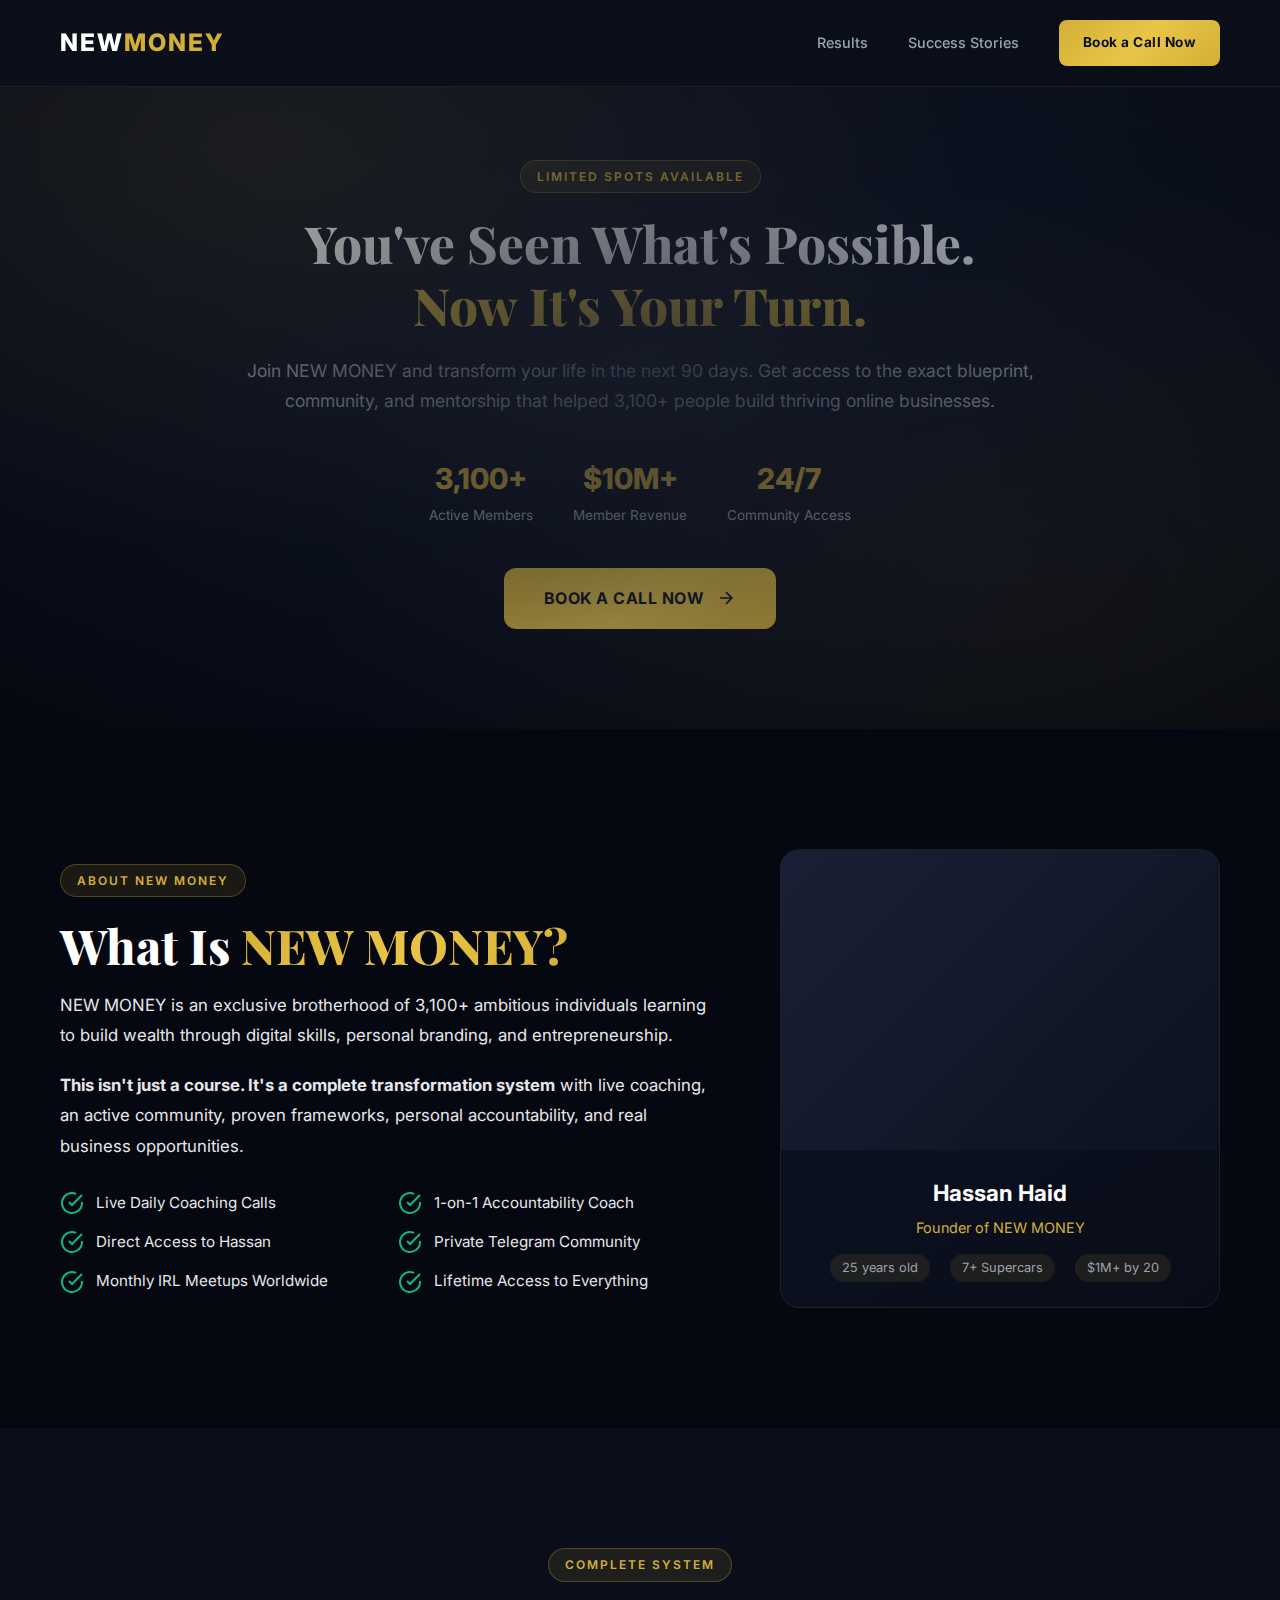
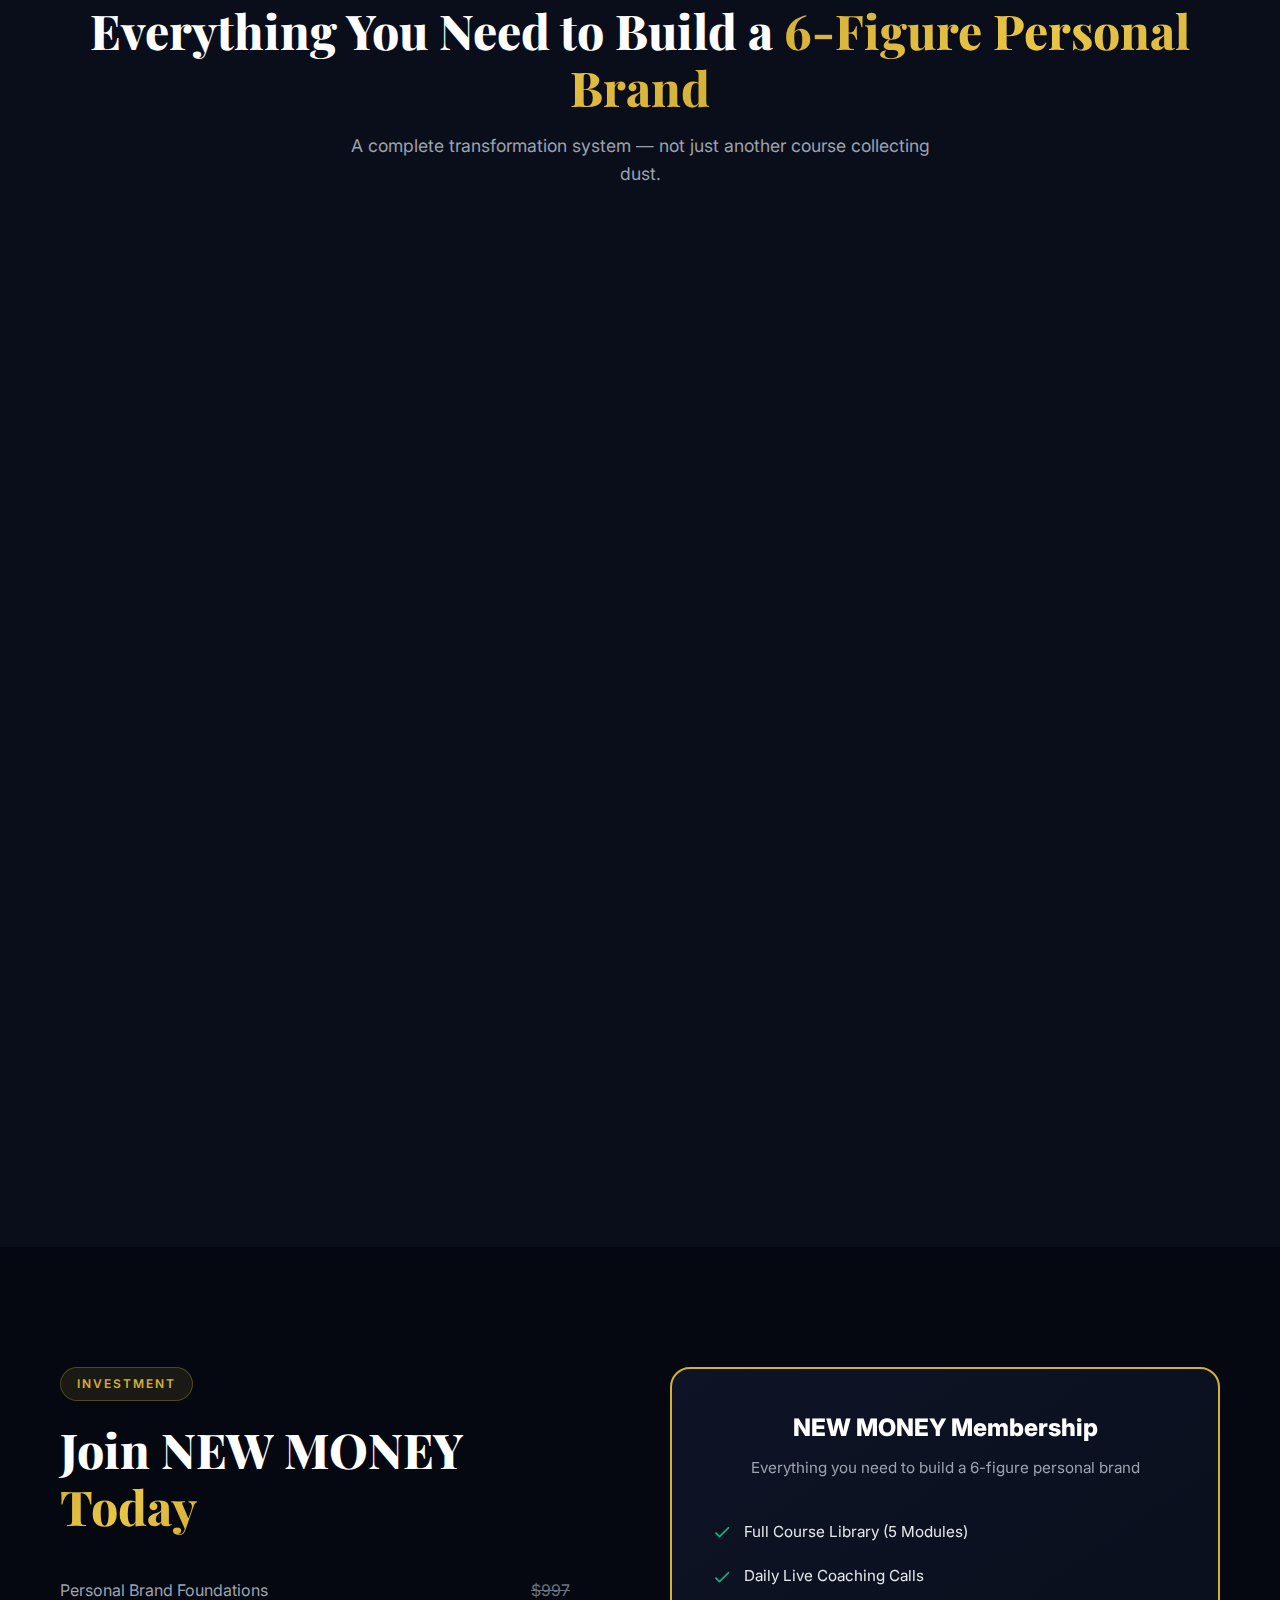
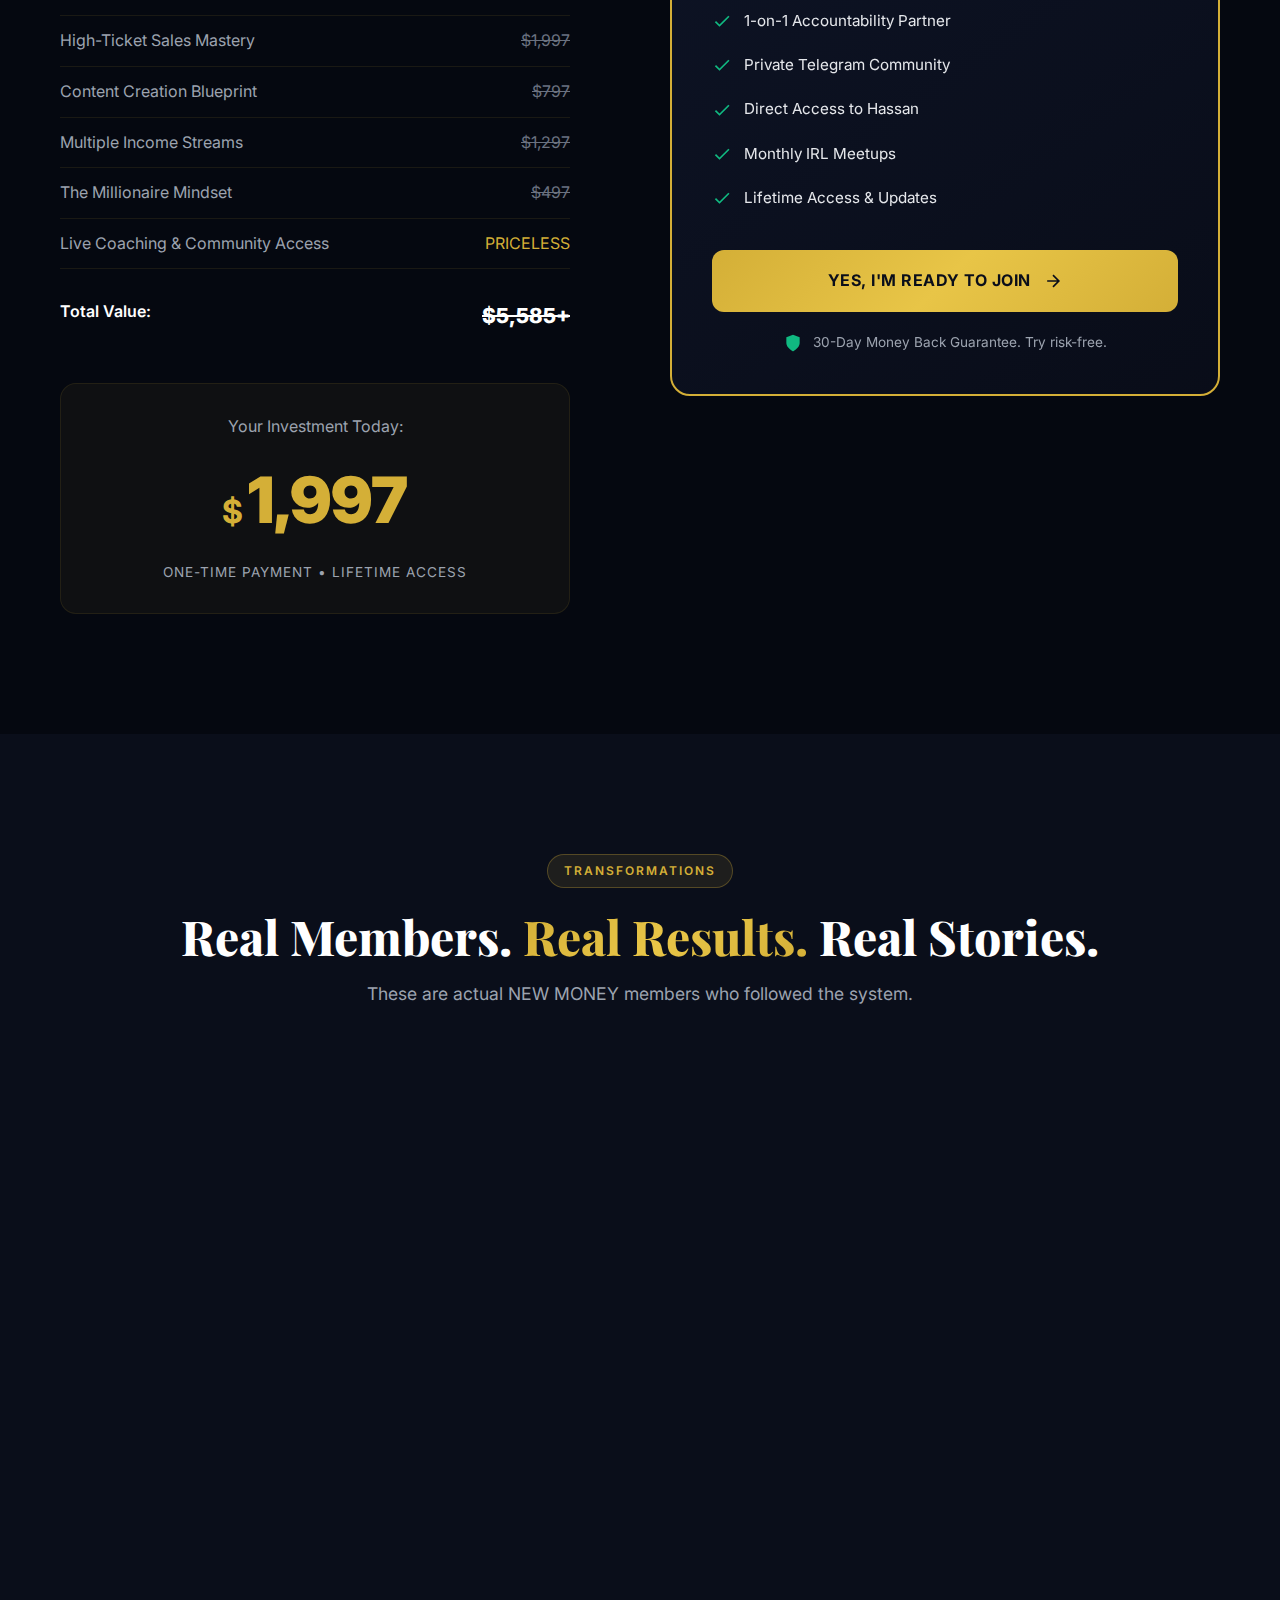
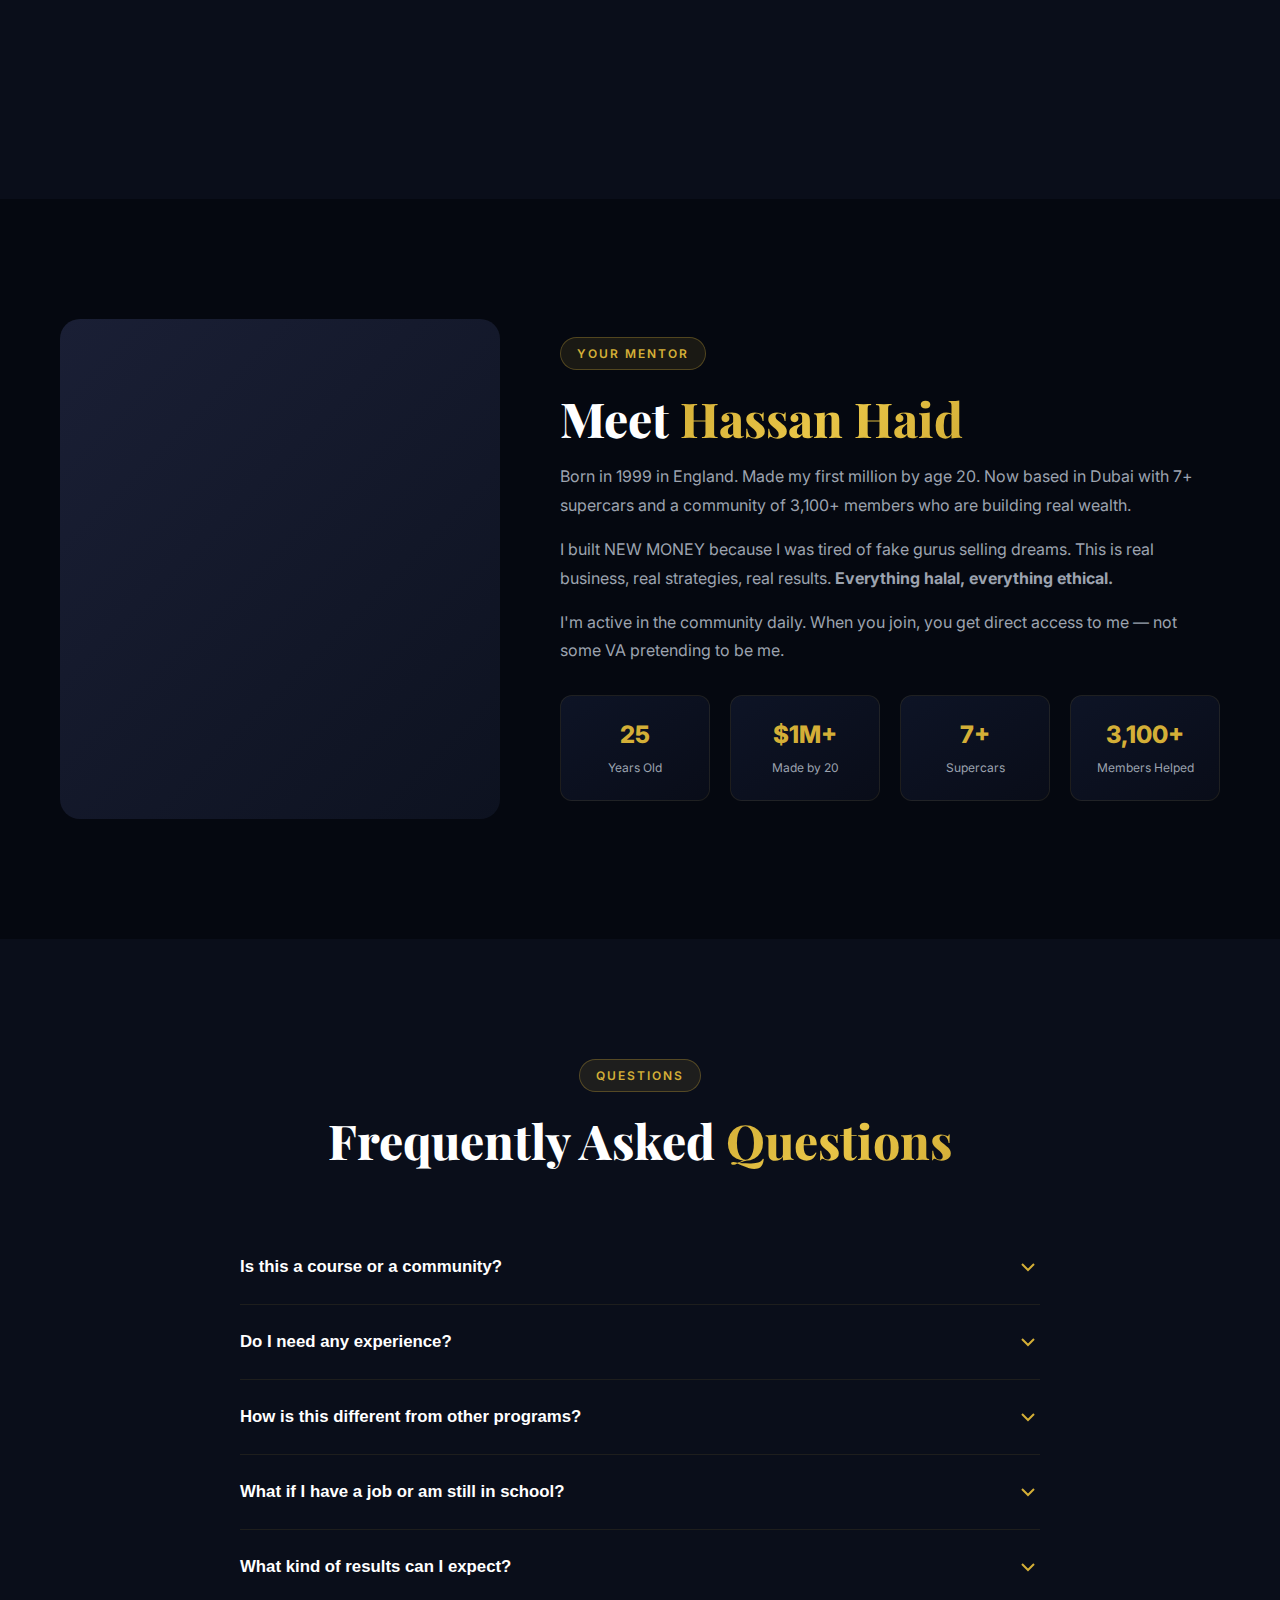
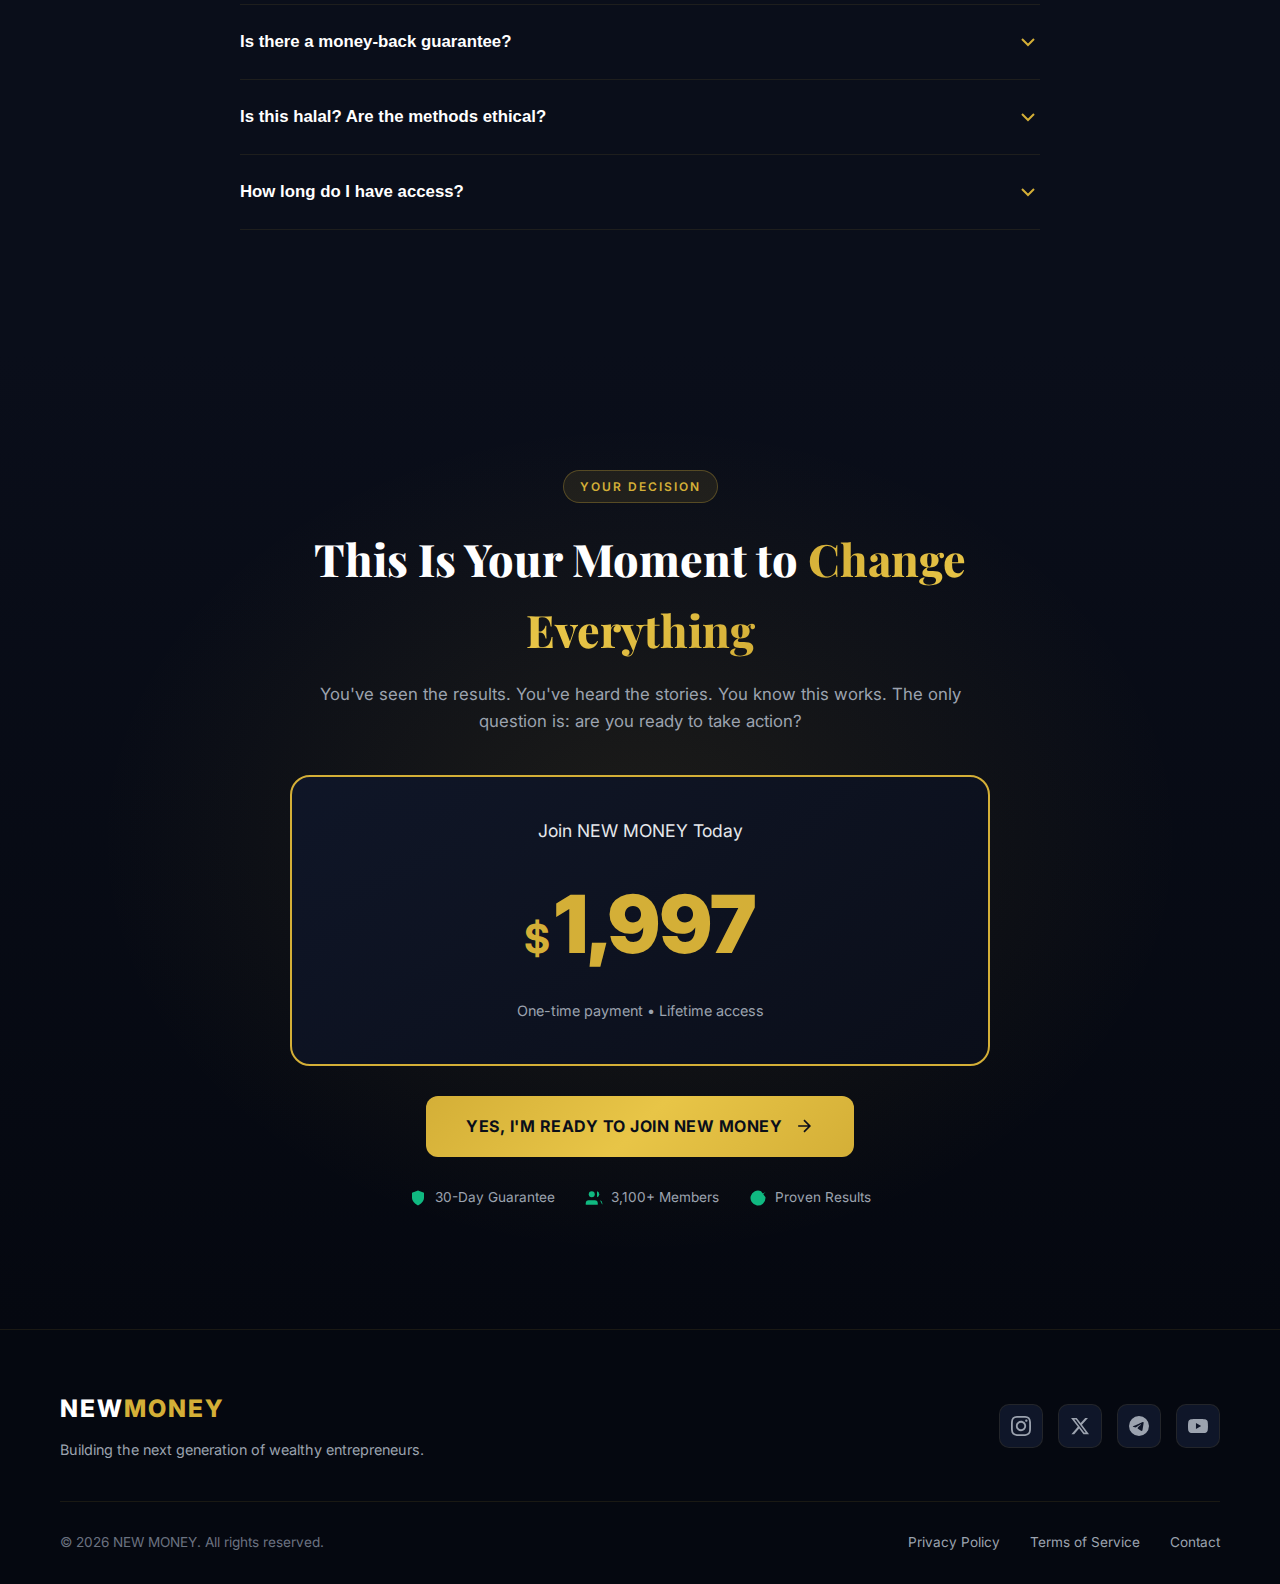
<file: join.html>
<!DOCTYPE html>
<html lang="en">
<head>
    <meta charset="UTF-8">
    <meta name="viewport" content="width=device-width, initial-scale=1.0">
    <meta name="description" content="Join the NEW MONEY community - 3,100+ members building 6-figure personal brands. Access live coaching, proven frameworks, and a network of winners.">
    <title>Join NEW MONEY | Transform Your Life in 90 Days</title>
    <link rel="preconnect" href="https://fonts.googleapis.com">
    <link rel="preconnect" href="https://fonts.gstatic.com" crossorigin>
    <link href="https://fonts.googleapis.com/css2?family=Inter:wght@400;500;600;700;800;900&family=Playfair+Display:wght@700;800;900&display=swap" rel="stylesheet">
    <link rel="stylesheet" href="css/styles.css">
    <link rel="stylesheet" href="css/join.css">
</head>
<body>
    <!-- Navigation -->
    <nav class="navbar">
        <div class="container nav-container">
            <a href="index.html" class="logo">
                <span class="logo-new">NEW</span><span class="logo-money">MONEY</span>
            </a>
            <div class="nav-links">
                <a href="index.html#proof" class="nav-link">Results</a>
                <a href="index.html#testimonials" class="nav-link">Success Stories</a>
                <a href="https://calendly.com/newmoneydani/15min" target="_blank" class="nav-cta">Book a Call Now</a>
            </div>
            <button class="mobile-menu-btn" aria-label="Toggle menu">
                <span></span>
                <span></span>
                <span></span>
            </button>
        </div>
    </nav>

    <!-- Mobile Menu -->
    <div class="mobile-menu">
        <a href="index.html#proof" class="mobile-link">Results</a>
        <a href="index.html#testimonials" class="mobile-link">Success Stories</a>
        <a href="https://calendly.com/newmoneydani/15min" target="_blank" class="mobile-cta">Book a Call Now</a>
    </div>

    <!-- Hero Section -->
    <section class="join-hero">
        <div class="hero-bg-overlay"></div>
        <div class="container">
            <div class="join-hero-content">
                <span class="section-tag">LIMITED SPOTS AVAILABLE</span>
                <h1 class="join-hero-title">
                    You've Seen What's Possible.<br>
                    <span class="gold-text">Now It's Your Turn.</span>
                </h1>
                <p class="join-hero-subtitle">
                    Join NEW MONEY and transform your life in the next 90 days. Get access to the exact blueprint, community, and mentorship that helped 3,100+ people build thriving online businesses.
                </p>
                <div class="hero-stats-row">
                    <div class="hero-stat">
                        <span class="hero-stat-number">3,100+</span>
                        <span class="hero-stat-label">Active Members</span>
                    </div>
                    <div class="hero-stat">
                        <span class="hero-stat-number">$10M+</span>
                        <span class="hero-stat-label">Member Revenue</span>
                    </div>
                    <div class="hero-stat">
                        <span class="hero-stat-number">24/7</span>
                        <span class="hero-stat-label">Community Access</span>
                    </div>
                </div>
                <a href="https://calendly.com/newmoneydani/15min" target="_blank" class="cta-button primary-cta">
                    <span>BOOK A CALL NOW</span>
                    <svg class="cta-arrow" viewBox="0 0 24 24" fill="none" stroke="currentColor" stroke-width="2">
                        <path d="M5 12h14M12 5l7 7-7 7"/>
                    </svg>
                </a>
            </div>
        </div>
    </section>

    <!-- What Is NEW MONEY Section -->
    <section class="what-is-nm">
        <div class="container">
            <div class="what-is-content">
                <div class="what-is-text">
                    <span class="section-tag">ABOUT NEW MONEY</span>
                    <h2 class="section-title">What Is <span class="gold-text">NEW MONEY?</span></h2>
                    <p class="what-is-desc">
                        NEW MONEY is an exclusive brotherhood of 3,100+ ambitious individuals learning to build wealth through digital skills, personal branding, and entrepreneurship.
                    </p>
                    <p class="what-is-desc">
                        <strong>This isn't just a course. It's a complete transformation system</strong> with live coaching, an active community, proven frameworks, personal accountability, and real business opportunities.
                    </p>
                    <div class="what-is-highlights">
                        <div class="highlight-item">
                            <div class="highlight-icon">
                                <svg viewBox="0 0 24 24" fill="none" stroke="currentColor" stroke-width="2">
                                    <path d="M22 11.08V12a10 10 0 1 1-5.93-9.14"/>
                                    <polyline points="22 4 12 14.01 9 11.01"/>
                                </svg>
                            </div>
                            <span>Live Daily Coaching Calls</span>
                        </div>
                        <div class="highlight-item">
                            <div class="highlight-icon">
                                <svg viewBox="0 0 24 24" fill="none" stroke="currentColor" stroke-width="2">
                                    <path d="M22 11.08V12a10 10 0 1 1-5.93-9.14"/>
                                    <polyline points="22 4 12 14.01 9 11.01"/>
                                </svg>
                            </div>
                            <span>1-on-1 Accountability Coach</span>
                        </div>
                        <div class="highlight-item">
                            <div class="highlight-icon">
                                <svg viewBox="0 0 24 24" fill="none" stroke="currentColor" stroke-width="2">
                                    <path d="M22 11.08V12a10 10 0 1 1-5.93-9.14"/>
                                    <polyline points="22 4 12 14.01 9 11.01"/>
                                </svg>
                            </div>
                            <span>Direct Access to Hassan</span>
                        </div>
                        <div class="highlight-item">
                            <div class="highlight-icon">
                                <svg viewBox="0 0 24 24" fill="none" stroke="currentColor" stroke-width="2">
                                    <path d="M22 11.08V12a10 10 0 1 1-5.93-9.14"/>
                                    <polyline points="22 4 12 14.01 9 11.01"/>
                                </svg>
                            </div>
                            <span>Private Telegram Community</span>
                        </div>
                        <div class="highlight-item">
                            <div class="highlight-icon">
                                <svg viewBox="0 0 24 24" fill="none" stroke="currentColor" stroke-width="2">
                                    <path d="M22 11.08V12a10 10 0 1 1-5.93-9.14"/>
                                    <polyline points="22 4 12 14.01 9 11.01"/>
                                </svg>
                            </div>
                            <span>Monthly IRL Meetups Worldwide</span>
                        </div>
                        <div class="highlight-item">
                            <div class="highlight-icon">
                                <svg viewBox="0 0 24 24" fill="none" stroke="currentColor" stroke-width="2">
                                    <path d="M22 11.08V12a10 10 0 1 1-5.93-9.14"/>
                                    <polyline points="22 4 12 14.01 9 11.01"/>
                                </svg>
                            </div>
                            <span>Lifetime Access to Everything</span>
                        </div>
                    </div>
                </div>
                <div class="what-is-visual">
                    <div class="founder-card">
                        <div class="founder-image"></div>
                        <div class="founder-info">
                            <h3>Hassan Haid</h3>
                            <p>Founder of NEW MONEY</p>
                            <div class="founder-stats">
                                <span>25 years old</span>
                                <span>7+ Supercars</span>
                                <span>$1M+ by 20</span>
                            </div>
                        </div>
                    </div>
                </div>
            </div>
        </div>
    </section>

    <!-- What You Get Section -->
    <section class="what-you-get">
        <div class="container">
            <div class="section-header">
                <span class="section-tag">COMPLETE SYSTEM</span>
                <h2 class="section-title">Everything You Need to Build a <span class="gold-text">6-Figure Personal Brand</span></h2>
                <p class="section-subtitle">A complete transformation system — not just another course collecting dust.</p>
            </div>

            <div class="modules-grid">
                <!-- Module 1 -->
                <div class="module-card">
                    <div class="module-header">
                        <span class="module-number">01</span>
                        <h3 class="module-title">Personal Brand Foundations</h3>
                    </div>
                    <ul class="module-list">
                        <li>How to identify your unique value proposition</li>
                        <li>Profile optimization across all platforms</li>
                        <li>Content strategy that attracts your ideal audience</li>
                        <li>Building authority from day one</li>
                    </ul>
                    <div class="module-value">
                        <span class="value-label">Value:</span>
                        <span class="value-amount">$997</span>
                    </div>
                </div>

                <!-- Module 2 -->
                <div class="module-card featured">
                    <div class="module-badge">MOST VALUABLE</div>
                    <div class="module-header">
                        <span class="module-number">02</span>
                        <h3 class="module-title">High-Ticket Sales Mastery</h3>
                    </div>
                    <ul class="module-list">
                        <li>The psychology of premium buyers</li>
                        <li>DM-to-close framework (30%+ conversion)</li>
                        <li>Sales scripts that actually work</li>
                        <li>Objection handling masterclass</li>
                        <li>Closing $1,000+ deals consistently</li>
                    </ul>
                    <div class="module-value">
                        <span class="value-label">Value:</span>
                        <span class="value-amount">$1,997</span>
                    </div>
                </div>

                <!-- Module 3 -->
                <div class="module-card">
                    <div class="module-header">
                        <span class="module-number">03</span>
                        <h3 class="module-title">Content Creation Blueprint</h3>
                    </div>
                    <ul class="module-list">
                        <li>The viral content formula</li>
                        <li>Platform-specific strategies (IG, X, YouTube, TikTok)</li>
                        <li>AI tools to 10x your content output</li>
                        <li>Turning viewers into buyers</li>
                    </ul>
                    <div class="module-value">
                        <span class="value-label">Value:</span>
                        <span class="value-amount">$797</span>
                    </div>
                </div>

                <!-- Module 4 -->
                <div class="module-card">
                    <div class="module-header">
                        <span class="module-number">04</span>
                        <h3 class="module-title">Multiple Income Streams</h3>
                    </div>
                    <ul class="module-list">
                        <li>Halal ecommerce strategies that scale</li>
                        <li>Digital product creation from scratch</li>
                        <li>Service-based business models</li>
                        <li>Affiliate marketing (ethical methods)</li>
                    </ul>
                    <div class="module-value">
                        <span class="value-label">Value:</span>
                        <span class="value-amount">$1,297</span>
                    </div>
                </div>

                <!-- Module 5 -->
                <div class="module-card">
                    <div class="module-header">
                        <span class="module-number">05</span>
                        <h3 class="module-title">The Millionaire Mindset</h3>
                    </div>
                    <ul class="module-list">
                        <li>How wealthy people think differently</li>
                        <li>Time management for entrepreneurs</li>
                        <li>Building unstoppable confidence</li>
                        <li>Eliminating limiting beliefs</li>
                    </ul>
                    <div class="module-value">
                        <span class="value-label">Value:</span>
                        <span class="value-amount">$497</span>
                    </div>
                </div>

                <!-- Bonus Module -->
                <div class="module-card bonus">
                    <div class="module-badge gold">EXCLUSIVE BONUS</div>
                    <div class="module-header">
                        <span class="module-number gold">+</span>
                        <h3 class="module-title">Live Coaching & Community</h3>
                    </div>
                    <ul class="module-list">
                        <li>Daily live coaching calls with Hassan</li>
                        <li>1-on-1 accountability partner assigned</li>
                        <li>Direct access in private Telegram</li>
                        <li>Monthly IRL meetups (Dubai, London, NYC)</li>
                        <li>Network of 3,100+ successful entrepreneurs</li>
                    </ul>
                    <div class="module-value">
                        <span class="value-label">Value:</span>
                        <span class="value-amount priceless">PRICELESS</span>
                    </div>
                </div>
            </div>
        </div>
    </section>

    <!-- Pricing Section -->
    <section class="pricing" id="pricing">
        <div class="container">
            <div class="pricing-wrapper">
                <div class="pricing-content">
                    <span class="section-tag">INVESTMENT</span>
                    <h2 class="section-title">Join NEW MONEY <span class="gold-text">Today</span></h2>

                    <div class="value-stack">
                        <div class="value-item">
                            <span class="value-name">Personal Brand Foundations</span>
                            <span class="value-price">$997</span>
                        </div>
                        <div class="value-item">
                            <span class="value-name">High-Ticket Sales Mastery</span>
                            <span class="value-price">$1,997</span>
                        </div>
                        <div class="value-item">
                            <span class="value-name">Content Creation Blueprint</span>
                            <span class="value-price">$797</span>
                        </div>
                        <div class="value-item">
                            <span class="value-name">Multiple Income Streams</span>
                            <span class="value-price">$1,297</span>
                        </div>
                        <div class="value-item">
                            <span class="value-name">The Millionaire Mindset</span>
                            <span class="value-price">$497</span>
                        </div>
                        <div class="value-item bonus-value">
                            <span class="value-name">Live Coaching & Community Access</span>
                            <span class="value-price priceless">PRICELESS</span>
                        </div>
                        <div class="value-total">
                            <span class="total-label">Total Value:</span>
                            <span class="total-amount">$5,585+</span>
                        </div>
                    </div>

                    <div class="price-reveal">
                        <p class="price-intro">Your Investment Today:</p>
                        <div class="actual-price">
                            <span class="price-currency">$</span>
                            <span class="price-amount">1,997</span>
                        </div>
                        <p class="price-note">ONE-TIME PAYMENT • LIFETIME ACCESS</p>
                    </div>
                </div>

                <div class="pricing-card">
                    <div class="pricing-card-header">
                        <h3>NEW MONEY Membership</h3>
                        <p>Everything you need to build a 6-figure personal brand</p>
                    </div>

                    <div class="pricing-features">
                        <div class="feature-item">
                            <svg viewBox="0 0 24 24" fill="currentColor" class="feature-check">
                                <path d="M9 16.17L4.83 12l-1.42 1.41L9 19 21 7l-1.41-1.41L9 16.17z"/>
                            </svg>
                            <span>Full Course Library (5 Modules)</span>
                        </div>
                        <div class="feature-item">
                            <svg viewBox="0 0 24 24" fill="currentColor" class="feature-check">
                                <path d="M9 16.17L4.83 12l-1.42 1.41L9 19 21 7l-1.41-1.41L9 16.17z"/>
                            </svg>
                            <span>Daily Live Coaching Calls</span>
                        </div>
                        <div class="feature-item">
                            <svg viewBox="0 0 24 24" fill="currentColor" class="feature-check">
                                <path d="M9 16.17L4.83 12l-1.42 1.41L9 19 21 7l-1.41-1.41L9 16.17z"/>
                            </svg>
                            <span>1-on-1 Accountability Partner</span>
                        </div>
                        <div class="feature-item">
                            <svg viewBox="0 0 24 24" fill="currentColor" class="feature-check">
                                <path d="M9 16.17L4.83 12l-1.42 1.41L9 19 21 7l-1.41-1.41L9 16.17z"/>
                            </svg>
                            <span>Private Telegram Community</span>
                        </div>
                        <div class="feature-item">
                            <svg viewBox="0 0 24 24" fill="currentColor" class="feature-check">
                                <path d="M9 16.17L4.83 12l-1.42 1.41L9 19 21 7l-1.41-1.41L9 16.17z"/>
                            </svg>
                            <span>Direct Access to Hassan</span>
                        </div>
                        <div class="feature-item">
                            <svg viewBox="0 0 24 24" fill="currentColor" class="feature-check">
                                <path d="M9 16.17L4.83 12l-1.42 1.41L9 19 21 7l-1.41-1.41L9 16.17z"/>
                            </svg>
                            <span>Monthly IRL Meetups</span>
                        </div>
                        <div class="feature-item">
                            <svg viewBox="0 0 24 24" fill="currentColor" class="feature-check">
                                <path d="M9 16.17L4.83 12l-1.42 1.41L9 19 21 7l-1.41-1.41L9 16.17z"/>
                            </svg>
                            <span>Lifetime Access & Updates</span>
                        </div>
                    </div>

                    <a href="https://newdaynewmoney.com/checkout" class="cta-button primary-cta pricing-cta">
                        <span>YES, I'M READY TO JOIN</span>
                        <svg class="cta-arrow" viewBox="0 0 24 24" fill="none" stroke="currentColor" stroke-width="2">
                            <path d="M5 12h14M12 5l7 7-7 7"/>
                        </svg>
                    </a>

                    <div class="pricing-guarantee">
                        <svg viewBox="0 0 24 24" fill="currentColor" class="guarantee-icon">
                            <path d="M12 22s8-4 8-10V5l-8-3-8 3v7c0 6 8 10 8 10z"/>
                        </svg>
                        <p>30-Day Money Back Guarantee. Try risk-free.</p>
                    </div>
                </div>
            </div>
        </div>
    </section>

    <!-- Case Studies Section -->
    <section class="case-studies">
        <div class="container">
            <div class="section-header">
                <span class="section-tag">TRANSFORMATIONS</span>
                <h2 class="section-title">Real Members. <span class="gold-text">Real Results.</span> Real Stories.</h2>
                <p class="section-subtitle">These are actual NEW MONEY members who followed the system.</p>
            </div>

            <div class="case-studies-grid">
                <div class="case-study-card">
                    <div class="case-study-video">
                        <div class="video-thumb-placeholder"></div>
                        <div class="play-button small">
                            <svg viewBox="0 0 24 24" fill="currentColor">
                                <path d="M8 5v14l11-7z"/>
                            </svg>
                        </div>
                    </div>
                    <div class="case-study-content">
                        <div class="case-study-header">
                            <div class="avatar"></div>
                            <div class="case-study-meta">
                                <h4>Ibrahim K.</h4>
                                <span>28 • Finance Background</span>
                            </div>
                        </div>
                        <div class="case-study-transformation">
                            <div class="before-after">
                                <div class="before">
                                    <span class="ba-label">BEFORE</span>
                                    <span class="ba-value">$3,500/mo salary</span>
                                </div>
                                <div class="arrow">→</div>
                                <div class="after">
                                    <span class="ba-label">AFTER</span>
                                    <span class="ba-value">$45K in 6 months</span>
                                </div>
                            </div>
                        </div>
                        <p class="case-study-story">"I was stuck in a corporate job making average money. NEW MONEY showed me how to leverage my finance knowledge into a consulting business. Made $45K in my first 6 months on the side."</p>
                        <div class="case-study-strategy">
                            <span class="strategy-label">Strategy:</span>
                            <span>High-Ticket Consulting + Content Marketing</span>
                        </div>
                    </div>
                </div>

                <div class="case-study-card">
                    <div class="case-study-video">
                        <div class="video-thumb-placeholder"></div>
                        <div class="play-button small">
                            <svg viewBox="0 0 24 24" fill="currentColor">
                                <path d="M8 5v14l11-7z"/>
                            </svg>
                        </div>
                    </div>
                    <div class="case-study-content">
                        <div class="case-study-header">
                            <div class="avatar"></div>
                            <div class="case-study-meta">
                                <h4>Amira S.</h4>
                                <span>24 • Complete Beginner</span>
                            </div>
                        </div>
                        <div class="case-study-transformation">
                            <div class="before-after">
                                <div class="before">
                                    <span class="ba-label">BEFORE</span>
                                    <span class="ba-value">0 followers, 0 income</span>
                                </div>
                                <div class="arrow">→</div>
                                <div class="after">
                                    <span class="ba-label">AFTER</span>
                                    <span class="ba-value">100K followers + brand deals</span>
                                </div>
                            </div>
                        </div>
                        <p class="case-study-story">"Started with literally nothing. The content strategy module changed everything. Built 100K on Instagram and now have multiple brand partnerships paying me monthly."</p>
                        <div class="case-study-strategy">
                            <span class="strategy-label">Strategy:</span>
                            <span>Personal Brand + Content Creation</span>
                        </div>
                    </div>
                </div>

                <div class="case-study-card">
                    <div class="case-study-video">
                        <div class="video-thumb-placeholder"></div>
                        <div class="play-button small">
                            <svg viewBox="0 0 24 24" fill="currentColor">
                                <path d="M8 5v14l11-7z"/>
                            </svg>
                        </div>
                    </div>
                    <div class="case-study-content">
                        <div class="case-study-header">
                            <div class="avatar"></div>
                            <div class="case-study-meta">
                                <h4>David W.</h4>
                                <span>31 • Ex-Engineer</span>
                            </div>
                        </div>
                        <div class="case-study-transformation">
                            <div class="before-after">
                                <div class="before">
                                    <span class="ba-label">BEFORE</span>
                                    <span class="ba-value">Burnout, unfulfilled</span>
                                </div>
                                <div class="arrow">→</div>
                                <div class="after">
                                    <span class="ba-label">AFTER</span>
                                    <span class="ba-value">$80K closed in 4 months</span>
                                </div>
                            </div>
                        </div>
                        <p class="case-study-story">"The high-ticket sales module alone was worth 100x the investment. Used Hassan's exact framework to close $80K in consulting clients. Quit my engineering job last month."</p>
                        <div class="case-study-strategy">
                            <span class="strategy-label">Strategy:</span>
                            <span>High-Ticket Sales + Tech Consulting</span>
                        </div>
                    </div>
                </div>
            </div>
        </div>
    </section>

    <!-- Meet Hassan Section -->
    <section class="meet-hassan">
        <div class="container">
            <div class="hassan-content">
                <div class="hassan-image">
                    <div class="hassan-placeholder"></div>
                </div>
                <div class="hassan-text">
                    <span class="section-tag">YOUR MENTOR</span>
                    <h2 class="section-title">Meet <span class="gold-text">Hassan Haid</span></h2>
                    <div class="hassan-bio">
                        <p>Born in 1999 in England. Made my first million by age 20. Now based in Dubai with 7+ supercars and a community of 3,100+ members who are building real wealth.</p>
                        <p>I built NEW MONEY because I was tired of fake gurus selling dreams. This is real business, real strategies, real results. <strong>Everything halal, everything ethical.</strong></p>
                        <p>I'm active in the community daily. When you join, you get direct access to me — not some VA pretending to be me.</p>
                    </div>
                    <div class="hassan-achievements">
                        <div class="achievement">
                            <span class="achievement-number">25</span>
                            <span class="achievement-label">Years Old</span>
                        </div>
                        <div class="achievement">
                            <span class="achievement-number">$1M+</span>
                            <span class="achievement-label">Made by 20</span>
                        </div>
                        <div class="achievement">
                            <span class="achievement-number">7+</span>
                            <span class="achievement-label">Supercars</span>
                        </div>
                        <div class="achievement">
                            <span class="achievement-number">3,100+</span>
                            <span class="achievement-label">Members Helped</span>
                        </div>
                    </div>
                </div>
            </div>
        </div>
    </section>

    <!-- FAQ Section -->
    <section class="faq">
        <div class="container">
            <div class="section-header">
                <span class="section-tag">QUESTIONS</span>
                <h2 class="section-title">Frequently Asked <span class="gold-text">Questions</span></h2>
            </div>

            <div class="faq-grid">
                <div class="faq-item">
                    <button class="faq-question">
                        <span>Is this a course or a community?</span>
                        <svg viewBox="0 0 24 24" fill="none" stroke="currentColor" stroke-width="2" class="faq-icon">
                            <path d="M6 9l6 6 6-6"/>
                        </svg>
                    </button>
                    <div class="faq-answer">
                        <p>It's both. You get a complete course library with 5+ modules covering personal branding, sales, content, income streams, and mindset. But more importantly, you get access to an active community of 3,100+ members, daily live coaching, and direct support. The community alone is worth the investment.</p>
                    </div>
                </div>

                <div class="faq-item">
                    <button class="faq-question">
                        <span>Do I need any experience?</span>
                        <svg viewBox="0 0 24 24" fill="none" stroke="currentColor" stroke-width="2" class="faq-icon">
                            <path d="M6 9l6 6 6-6"/>
                        </svg>
                    </button>
                    <div class="faq-answer">
                        <p>No. Everything is taught from zero. We have members who joined with no following, no skills, and no business experience. The system is designed to take you from wherever you are to building a real income online. Many of our biggest success stories started with nothing.</p>
                    </div>
                </div>

                <div class="faq-item">
                    <button class="faq-question">
                        <span>How is this different from other programs?</span>
                        <svg viewBox="0 0 24 24" fill="none" stroke="currentColor" stroke-width="2" class="faq-icon">
                            <path d="M6 9l6 6 6-6"/>
                        </svg>
                    </button>
                    <div class="faq-answer">
                        <p>Three things: 1) You get personal access to Hassan — not some team member pretending to be him. 2) The community is genuinely active with people making real money, not dead chat groups. 3) Everything is proven and battle-tested with 3,100+ members. We don't teach theory — we teach what actually works.</p>
                    </div>
                </div>

                <div class="faq-item">
                    <button class="faq-question">
                        <span>What if I have a job or am still in school?</span>
                        <svg viewBox="0 0 24 24" fill="none" stroke="currentColor" stroke-width="2" class="faq-icon">
                            <path d="M6 9l6 6 6-6"/>
                        </svg>
                    </button>
                    <div class="faq-answer">
                        <p>Perfect. This is designed to be built on the side first. Most members start while working full-time or studying. The goal is to build your income to the point where you can choose to quit — not to quit immediately. Start with 1-2 hours a day and scale from there.</p>
                    </div>
                </div>

                <div class="faq-item">
                    <button class="faq-question">
                        <span>What kind of results can I expect?</span>
                        <svg viewBox="0 0 24 24" fill="none" stroke="currentColor" stroke-width="2" class="faq-icon">
                            <path d="M6 9l6 6 6-6"/>
                        </svg>
                    </button>
                    <div class="faq-answer">
                        <p>Results vary based on effort, niche, and implementation. Some members see their first income within weeks. Others take a few months. On average, members who follow the system consistently see significant results within 90 days. The testimonials on this page are real examples of what's possible.</p>
                    </div>
                </div>

                <div class="faq-item">
                    <button class="faq-question">
                        <span>Is there a money-back guarantee?</span>
                        <svg viewBox="0 0 24 24" fill="none" stroke="currentColor" stroke-width="2" class="faq-icon">
                            <path d="M6 9l6 6 6-6"/>
                        </svg>
                    </button>
                    <div class="faq-answer">
                        <p>Yes. You have 30 days to try NEW MONEY risk-free. If you go through the content, attend the calls, engage in the community, and genuinely don't feel like it's worth it — email us for a full refund. No questions asked. We're confident you'll see the value.</p>
                    </div>
                </div>

                <div class="faq-item">
                    <button class="faq-question">
                        <span>Is this halal? Are the methods ethical?</span>
                        <svg viewBox="0 0 24 24" fill="none" stroke="currentColor" stroke-width="2" class="faq-icon">
                            <path d="M6 9l6 6 6-6"/>
                        </svg>
                    </button>
                    <div class="faq-answer">
                        <p>100%. Everything taught in NEW MONEY is halal and ethical. We don't teach anything involving riba (interest), gambling, or haram industries. All strategies are based on providing real value, building genuine skills, and ethical business practices. Many of our members specifically joined because of this.</p>
                    </div>
                </div>

                <div class="faq-item">
                    <button class="faq-question">
                        <span>How long do I have access?</span>
                        <svg viewBox="0 0 24 24" fill="none" stroke="currentColor" stroke-width="2" class="faq-icon">
                            <path d="M6 9l6 6 6-6"/>
                        </svg>
                    </button>
                    <div class="faq-answer">
                        <p>Lifetime. Your one-time payment of $1,997 gives you permanent access to all courses, community, coaching calls, and future updates. No monthly fees, no recurring charges. Pay once, access forever.</p>
                    </div>
                </div>
            </div>
        </div>
    </section>

    <!-- Final CTA Section -->
    <section class="final-cta-join">
        <div class="container">
            <div class="final-cta-content">
                <span class="section-tag">YOUR DECISION</span>
                <h2 class="final-cta-title">This Is Your Moment to <span class="gold-text">Change Everything</span></h2>
                <p class="final-cta-text">You've seen the results. You've heard the stories. You know this works. The only question is: are you ready to take action?</p>

                <div class="final-price-box">
                    <div class="final-price-header">
                        <span class="final-price-label">Join NEW MONEY Today</span>
                    </div>
                    <div class="final-price-amount">
                        <span class="currency">$</span>
                        <span class="amount">1,997</span>
                    </div>
                    <span class="final-price-note">One-time payment • Lifetime access</span>
                </div>

                <a href="https://newdaynewmoney.com/checkout" class="cta-button primary-cta final-join-cta">
                    <span>YES, I'M READY TO JOIN NEW MONEY</span>
                    <svg class="cta-arrow" viewBox="0 0 24 24" fill="none" stroke="currentColor" stroke-width="2">
                        <path d="M5 12h14M12 5l7 7-7 7"/>
                    </svg>
                </a>

                <div class="final-trust">
                    <div class="trust-item">
                        <svg viewBox="0 0 24 24" fill="currentColor" class="trust-icon">
                            <path d="M12 22s8-4 8-10V5l-8-3-8 3v7c0 6 8 10 8 10z"/>
                        </svg>
                        <span>30-Day Guarantee</span>
                    </div>
                    <div class="trust-item">
                        <svg viewBox="0 0 24 24" fill="currentColor" class="trust-icon">
                            <path d="M17 21v-2a4 4 0 0 0-4-4H5a4 4 0 0 0-4 4v2"/>
                            <circle cx="9" cy="7" r="4"/>
                            <path d="M23 21v-2a4 4 0 0 0-3-3.87"/>
                            <path d="M16 3.13a4 4 0 0 1 0 7.75"/>
                        </svg>
                        <span>3,100+ Members</span>
                    </div>
                    <div class="trust-item">
                        <svg viewBox="0 0 24 24" fill="currentColor" class="trust-icon">
                            <path d="M22 11.08V12a10 10 0 1 1-5.93-9.14"/>
                            <polyline points="22 4 12 14.01 9 11.01"/>
                        </svg>
                        <span>Proven Results</span>
                    </div>
                </div>
            </div>
        </div>
    </section>

    <!-- Footer -->
    <footer class="footer">
        <div class="container">
            <div class="footer-content">
                <div class="footer-brand">
                    <a href="index.html" class="logo">
                        <span class="logo-new">NEW</span><span class="logo-money">MONEY</span>
                    </a>
                    <p class="footer-tagline">Building the next generation of wealthy entrepreneurs.</p>
                </div>

                <div class="footer-socials">
                    <a href="#" class="social-link" aria-label="Instagram">
                        <svg viewBox="0 0 24 24" fill="currentColor">
                            <path d="M12 2.163c3.204 0 3.584.012 4.85.07 3.252.148 4.771 1.691 4.919 4.919.058 1.265.069 1.645.069 4.849 0 3.205-.012 3.584-.069 4.849-.149 3.225-1.664 4.771-4.919 4.919-1.266.058-1.644.07-4.85.07-3.204 0-3.584-.012-4.849-.07-3.26-.149-4.771-1.699-4.919-4.92-.058-1.265-.07-1.644-.07-4.849 0-3.204.013-3.583.07-4.849.149-3.227 1.664-4.771 4.919-4.919 1.266-.057 1.645-.069 4.849-.069zm0-2.163c-3.259 0-3.667.014-4.947.072-4.358.2-6.78 2.618-6.98 6.98-.059 1.281-.073 1.689-.073 4.948 0 3.259.014 3.668.072 4.948.2 4.358 2.618 6.78 6.98 6.98 1.281.058 1.689.072 4.948.072 3.259 0 3.668-.014 4.948-.072 4.354-.2 6.782-2.618 6.979-6.98.059-1.28.073-1.689.073-4.948 0-3.259-.014-3.667-.072-4.947-.196-4.354-2.617-6.78-6.979-6.98-1.281-.059-1.69-.073-4.949-.073zm0 5.838c-3.403 0-6.162 2.759-6.162 6.162s2.759 6.163 6.162 6.163 6.162-2.759 6.162-6.163c0-3.403-2.759-6.162-6.162-6.162zm0 10.162c-2.209 0-4-1.79-4-4 0-2.209 1.791-4 4-4s4 1.791 4 4c0 2.21-1.791 4-4 4zm6.406-11.845c-.796 0-1.441.645-1.441 1.44s.645 1.44 1.441 1.44c.795 0 1.439-.645 1.439-1.44s-.644-1.44-1.439-1.44z"/>
                        </svg>
                    </a>
                    <a href="#" class="social-link" aria-label="Twitter">
                        <svg viewBox="0 0 24 24" fill="currentColor">
                            <path d="M18.244 2.25h3.308l-7.227 8.26 8.502 11.24H16.17l-5.214-6.817L4.99 21.75H1.68l7.73-8.835L1.254 2.25H8.08l4.713 6.231zm-1.161 17.52h1.833L7.084 4.126H5.117z"/>
                        </svg>
                    </a>
                    <a href="#" class="social-link" aria-label="Telegram">
                        <svg viewBox="0 0 24 24" fill="currentColor">
                            <path d="M11.944 0A12 12 0 0 0 0 12a12 12 0 0 0 12 12 12 12 0 0 0 12-12A12 12 0 0 0 12 0a12 12 0 0 0-.056 0zm4.962 7.224c.1-.002.321.023.465.14a.506.506 0 0 1 .171.325c.016.093.036.306.02.472-.18 1.898-.962 6.502-1.36 8.627-.168.9-.499 1.201-.82 1.23-.696.065-1.225-.46-1.9-.902-1.056-.693-1.653-1.124-2.678-1.8-1.185-.78-.417-1.21.258-1.91.177-.184 3.247-2.977 3.307-3.23.007-.032.014-.15-.056-.212s-.174-.041-.249-.024c-.106.024-1.793 1.14-5.061 3.345-.48.33-.913.49-1.302.48-.428-.008-1.252-.241-1.865-.44-.752-.245-1.349-.374-1.297-.789.027-.216.325-.437.893-.663 3.498-1.524 5.83-2.529 6.998-3.014 3.332-1.386 4.025-1.627 4.476-1.635z"/>
                        </svg>
                    </a>
                    <a href="#" class="social-link" aria-label="YouTube">
                        <svg viewBox="0 0 24 24" fill="currentColor">
                            <path d="M23.498 6.186a3.016 3.016 0 0 0-2.122-2.136C19.505 3.545 12 3.545 12 3.545s-7.505 0-9.377.505A3.017 3.017 0 0 0 .502 6.186C0 8.07 0 12 0 12s0 3.93.502 5.814a3.016 3.016 0 0 0 2.122 2.136c1.871.505 9.376.505 9.376.505s7.505 0 9.377-.505a3.015 3.015 0 0 0 2.122-2.136C24 15.93 24 12 24 12s0-3.93-.502-5.814zM9.545 15.568V8.432L15.818 12l-6.273 3.568z"/>
                        </svg>
                    </a>
                </div>
            </div>

            <div class="footer-bottom">
                <p class="copyright">&copy; 2026 NEW MONEY. All rights reserved.</p>
                <div class="footer-links">
                    <a href="#">Privacy Policy</a>
                    <a href="#">Terms of Service</a>
                    <a href="#">Contact</a>
                </div>
            </div>
        </div>
    </footer>

    <script src="js/main.js"></script>
</body>
</html>
</file>
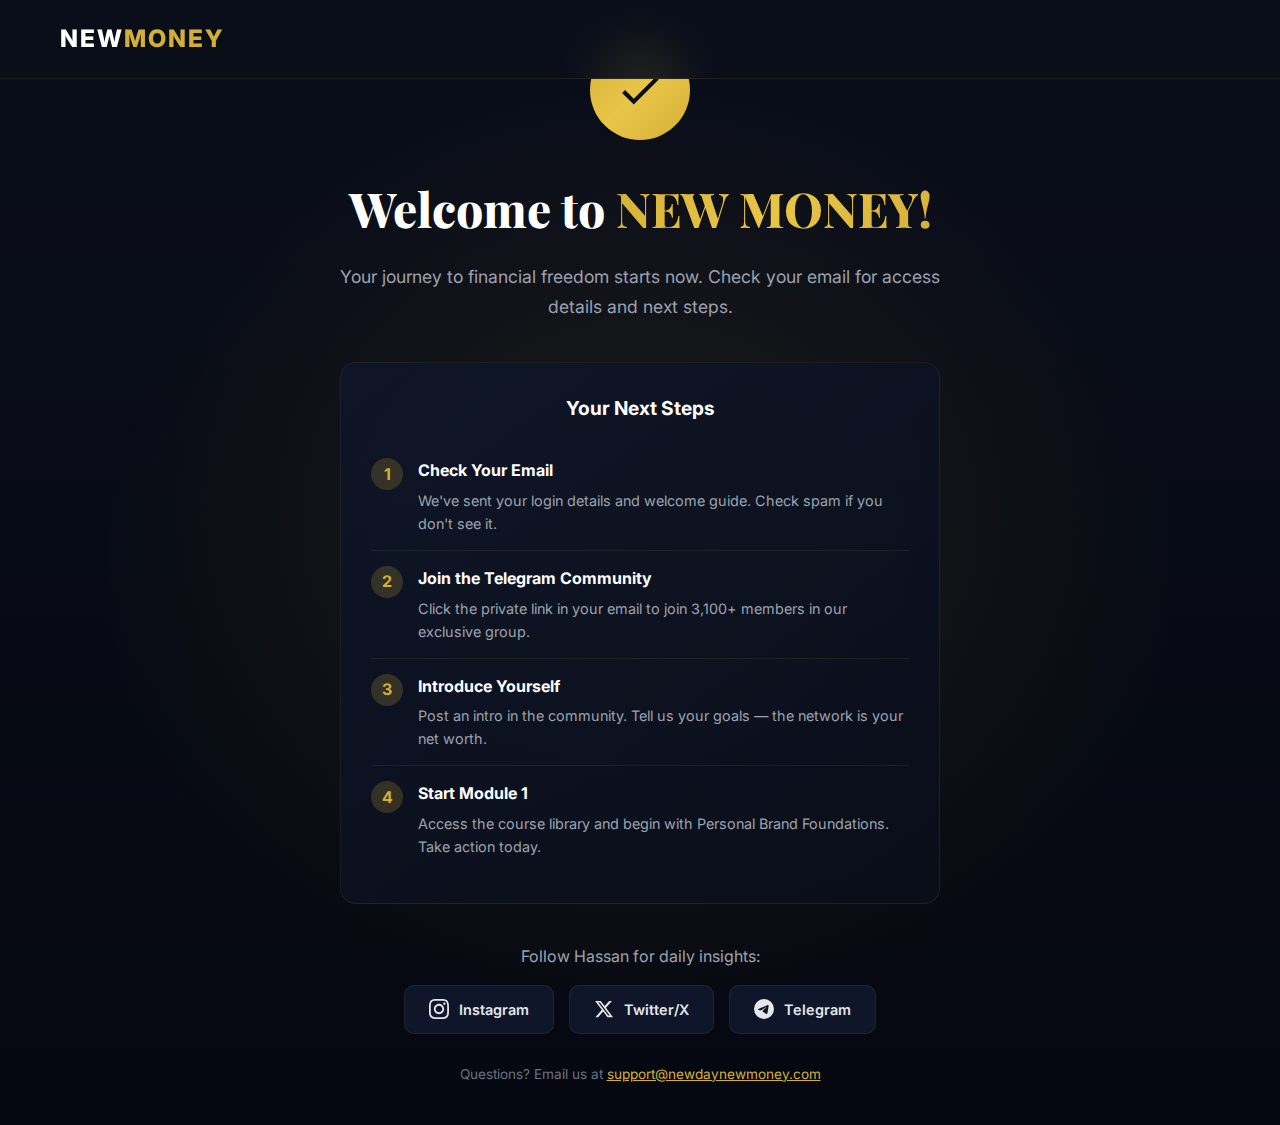
<file: thank-you.html>
<!DOCTYPE html>
<html lang="en">
<head>
    <meta charset="UTF-8">
    <meta name="viewport" content="width=device-width, initial-scale=1.0">
    <title>Welcome to NEW MONEY | Check Your Email</title>
    <link rel="preconnect" href="https://fonts.googleapis.com">
    <link rel="preconnect" href="https://fonts.gstatic.com" crossorigin>
    <link href="https://fonts.googleapis.com/css2?family=Inter:wght@400;500;600;700;800;900&family=Playfair+Display:wght@700;800;900&display=swap" rel="stylesheet">
    <link rel="stylesheet" href="css/styles.css">
    <style>
        .thank-you {
            min-height: 100vh;
            display: flex;
            align-items: center;
            justify-content: center;
            padding: 40px 20px;
            background: var(--gradient-dark);
            position: relative;
        }

        .thank-you::before {
            content: '';
            position: absolute;
            top: 0;
            left: 0;
            right: 0;
            bottom: 0;
            background: radial-gradient(ellipse at center, rgba(212, 175, 55, 0.1) 0%, transparent 60%);
            pointer-events: none;
        }

        .thank-you-content {
            max-width: 600px;
            text-align: center;
            position: relative;
            z-index: 1;
        }

        .success-icon {
            width: 100px;
            height: 100px;
            background: var(--gradient-gold);
            border-radius: 50%;
            display: flex;
            align-items: center;
            justify-content: center;
            margin: 0 auto 30px;
            animation: pulse 2s ease infinite;
        }

        .success-icon svg {
            width: 50px;
            height: 50px;
            fill: var(--primary-dark);
        }

        .thank-you-title {
            font-family: var(--font-display);
            font-size: clamp(2rem, 5vw, 3rem);
            font-weight: 800;
            color: var(--text-white);
            margin-bottom: 15px;
        }

        .thank-you-subtitle {
            color: var(--text-muted);
            font-size: 1.1rem;
            margin-bottom: 40px;
            line-height: 1.7;
        }

        .next-steps {
            background: var(--gradient-card);
            border: 1px solid var(--card-border);
            border-radius: 16px;
            padding: 30px;
            margin-bottom: 40px;
            text-align: left;
        }

        .next-steps h3 {
            font-size: 1.2rem;
            color: var(--text-white);
            margin-bottom: 20px;
            text-align: center;
        }

        .step {
            display: flex;
            gap: 15px;
            padding: 15px 0;
            border-bottom: 1px solid var(--card-border);
        }

        .step:last-child {
            border-bottom: none;
        }

        .step-number {
            width: 32px;
            height: 32px;
            background: rgba(212, 175, 55, 0.2);
            border-radius: 50%;
            display: flex;
            align-items: center;
            justify-content: center;
            font-weight: 700;
            color: var(--accent-gold);
            flex-shrink: 0;
        }

        .step-content h4 {
            color: var(--text-white);
            font-size: 1rem;
            margin-bottom: 5px;
        }

        .step-content p {
            color: var(--text-muted);
            font-size: 0.9rem;
        }

        .social-cta {
            margin-bottom: 30px;
        }

        .social-cta p {
            color: var(--text-muted);
            margin-bottom: 15px;
        }

        .social-buttons {
            display: flex;
            justify-content: center;
            gap: 15px;
            flex-wrap: wrap;
        }

        .social-btn {
            display: inline-flex;
            align-items: center;
            gap: 10px;
            padding: 12px 24px;
            background: var(--secondary-dark);
            border: 1px solid var(--card-border);
            border-radius: 10px;
            color: var(--text-light);
            text-decoration: none;
            font-weight: 600;
            font-size: 0.9rem;
            transition: var(--transition-fast);
        }

        .social-btn:hover {
            border-color: var(--accent-gold);
            background: rgba(212, 175, 55, 0.1);
        }

        .social-btn svg {
            width: 20px;
            height: 20px;
            fill: currentColor;
        }

        .support-note {
            color: var(--text-subtle);
            font-size: 0.85rem;
        }

        .support-note a {
            color: var(--accent-gold);
        }
    </style>
</head>
<body>
    <!-- Navigation -->
    <nav class="navbar">
        <div class="container nav-container">
            <a href="index.html" class="logo">
                <span class="logo-new">NEW</span><span class="logo-money">MONEY</span>
            </a>
        </div>
    </nav>

    <section class="thank-you">
        <div class="thank-you-content">
            <div class="success-icon">
                <svg viewBox="0 0 24 24">
                    <path d="M9 16.17L4.83 12l-1.42 1.41L9 19 21 7l-1.41-1.41L9 16.17z"/>
                </svg>
            </div>

            <h1 class="thank-you-title">Welcome to <span class="gold-text">NEW MONEY!</span></h1>
            <p class="thank-you-subtitle">Your journey to financial freedom starts now. Check your email for access details and next steps.</p>

            <div class="next-steps">
                <h3>Your Next Steps</h3>
                <div class="step">
                    <span class="step-number">1</span>
                    <div class="step-content">
                        <h4>Check Your Email</h4>
                        <p>We've sent your login details and welcome guide. Check spam if you don't see it.</p>
                    </div>
                </div>
                <div class="step">
                    <span class="step-number">2</span>
                    <div class="step-content">
                        <h4>Join the Telegram Community</h4>
                        <p>Click the private link in your email to join 3,100+ members in our exclusive group.</p>
                    </div>
                </div>
                <div class="step">
                    <span class="step-number">3</span>
                    <div class="step-content">
                        <h4>Introduce Yourself</h4>
                        <p>Post an intro in the community. Tell us your goals — the network is your net worth.</p>
                    </div>
                </div>
                <div class="step">
                    <span class="step-number">4</span>
                    <div class="step-content">
                        <h4>Start Module 1</h4>
                        <p>Access the course library and begin with Personal Brand Foundations. Take action today.</p>
                    </div>
                </div>
            </div>

            <div class="social-cta">
                <p>Follow Hassan for daily insights:</p>
                <div class="social-buttons">
                    <a href="#" class="social-btn">
                        <svg viewBox="0 0 24 24">
                            <path d="M12 2.163c3.204 0 3.584.012 4.85.07 3.252.148 4.771 1.691 4.919 4.919.058 1.265.069 1.645.069 4.849 0 3.205-.012 3.584-.069 4.849-.149 3.225-1.664 4.771-4.919 4.919-1.266.058-1.644.07-4.85.07-3.204 0-3.584-.012-4.849-.07-3.26-.149-4.771-1.699-4.919-4.92-.058-1.265-.07-1.644-.07-4.849 0-3.204.013-3.583.07-4.849.149-3.227 1.664-4.771 4.919-4.919 1.266-.057 1.645-.069 4.849-.069zm0-2.163c-3.259 0-3.667.014-4.947.072-4.358.2-6.78 2.618-6.98 6.98-.059 1.281-.073 1.689-.073 4.948 0 3.259.014 3.668.072 4.948.2 4.358 2.618 6.78 6.98 6.98 1.281.058 1.689.072 4.948.072 3.259 0 3.668-.014 4.948-.072 4.354-.2 6.782-2.618 6.979-6.98.059-1.28.073-1.689.073-4.948 0-3.259-.014-3.667-.072-4.947-.196-4.354-2.617-6.78-6.979-6.98-1.281-.059-1.69-.073-4.949-.073zm0 5.838c-3.403 0-6.162 2.759-6.162 6.162s2.759 6.163 6.162 6.163 6.162-2.759 6.162-6.163c0-3.403-2.759-6.162-6.162-6.162zm0 10.162c-2.209 0-4-1.79-4-4 0-2.209 1.791-4 4-4s4 1.791 4 4c0 2.21-1.791 4-4 4zm6.406-11.845c-.796 0-1.441.645-1.441 1.44s.645 1.44 1.441 1.44c.795 0 1.439-.645 1.439-1.44s-.644-1.44-1.439-1.44z"/>
                        </svg>
                        Instagram
                    </a>
                    <a href="#" class="social-btn">
                        <svg viewBox="0 0 24 24">
                            <path d="M18.244 2.25h3.308l-7.227 8.26 8.502 11.24H16.17l-5.214-6.817L4.99 21.75H1.68l7.73-8.835L1.254 2.25H8.08l4.713 6.231zm-1.161 17.52h1.833L7.084 4.126H5.117z"/>
                        </svg>
                        Twitter/X
                    </a>
                    <a href="#" class="social-btn">
                        <svg viewBox="0 0 24 24">
                            <path d="M11.944 0A12 12 0 0 0 0 12a12 12 0 0 0 12 12 12 12 0 0 0 12-12A12 12 0 0 0 12 0a12 12 0 0 0-.056 0zm4.962 7.224c.1-.002.321.023.465.14a.506.506 0 0 1 .171.325c.016.093.036.306.02.472-.18 1.898-.962 6.502-1.36 8.627-.168.9-.499 1.201-.82 1.23-.696.065-1.225-.46-1.9-.902-1.056-.693-1.653-1.124-2.678-1.8-1.185-.78-.417-1.21.258-1.91.177-.184 3.247-2.977 3.307-3.23.007-.032.014-.15-.056-.212s-.174-.041-.249-.024c-.106.024-1.793 1.14-5.061 3.345-.48.33-.913.49-1.302.48-.428-.008-1.252-.241-1.865-.44-.752-.245-1.349-.374-1.297-.789.027-.216.325-.437.893-.663 3.498-1.524 5.83-2.529 6.998-3.014 3.332-1.386 4.025-1.627 4.476-1.635z"/>
                        </svg>
                        Telegram
                    </a>
                </div>
            </div>

            <p class="support-note">Questions? Email us at <a href="mailto:support@newdaynewmoney.com">support@newdaynewmoney.com</a></p>
        </div>
    </section>

    <script src="js/main.js"></script>
</body>
</html>
</file>
<file: css/styles.css>
/* =====================================================
   NEW MONEY - Premium Luxury Sales Funnel Styles
   ===================================================== */

/* CSS Variables */
:root {
    /* Colors */
    --primary-dark: #0A0E1A;
    --primary-darker: #050810;
    --secondary-dark: #0F1629;
    --accent-gold: #D4AF37;
    --accent-gold-light: #E8C547;
    --accent-gold-dark: #B8952F;
    --text-white: #FFFFFF;
    --text-light: #E5E7EB;
    --text-muted: #9CA3AF;
    --text-subtle: #6B7280;
    --success-green: #10B981;
    --card-bg: rgba(15, 22, 41, 0.8);
    --card-border: rgba(212, 175, 55, 0.1);
    --card-border-hover: rgba(212, 175, 55, 0.3);

    /* Gradients */
    --gradient-gold: linear-gradient(135deg, #D4AF37 0%, #E8C547 50%, #D4AF37 100%);
    --gradient-dark: linear-gradient(180deg, #0A0E1A 0%, #050810 100%);
    --gradient-card: linear-gradient(145deg, rgba(15, 22, 41, 0.9) 0%, rgba(10, 14, 26, 0.9) 100%);

    /* Typography */
    --font-primary: 'Inter', -apple-system, BlinkMacSystemFont, 'Segoe UI', sans-serif;
    --font-display: 'Playfair Display', Georgia, serif;

    /* Spacing */
    --section-padding: 120px;
    --container-width: 1200px;
    --container-padding: 20px;

    /* Transitions */
    --transition-fast: 0.2s ease;
    --transition-normal: 0.3s ease;
    --transition-slow: 0.5s ease;

    /* Shadows */
    --shadow-sm: 0 2px 8px rgba(0, 0, 0, 0.3);
    --shadow-md: 0 4px 20px rgba(0, 0, 0, 0.4);
    --shadow-lg: 0 8px 40px rgba(0, 0, 0, 0.5);
    --shadow-gold: 0 4px 30px rgba(212, 175, 55, 0.3);
}

/* Reset & Base */
*, *::before, *::after {
    box-sizing: border-box;
    margin: 0;
    padding: 0;
}

html {
    scroll-behavior: smooth;
    font-size: 16px;
}

body {
    font-family: var(--font-primary);
    background: var(--primary-dark);
    color: var(--text-light);
    line-height: 1.6;
    overflow-x: hidden;
    -webkit-font-smoothing: antialiased;
    -moz-osx-font-smoothing: grayscale;
}

/* Container */
.container {
    max-width: var(--container-width);
    margin: 0 auto;
    padding: 0 var(--container-padding);
}

/* Utility Classes */
.gold-text {
    background: var(--gradient-gold);
    -webkit-background-clip: text;
    -webkit-text-fill-color: transparent;
    background-clip: text;
}

/* =====================================================
   NAVIGATION
   ===================================================== */
.navbar {
    position: fixed;
    top: 0;
    left: 0;
    right: 0;
    z-index: 1000;
    padding: 20px 0;
    background: rgba(10, 14, 26, 0.9);
    backdrop-filter: blur(20px);
    border-bottom: 1px solid rgba(212, 175, 55, 0.1);
    transition: var(--transition-normal);
}

.navbar.scrolled {
    padding: 12px 0;
    background: rgba(10, 14, 26, 0.98);
}

.nav-container {
    display: flex;
    justify-content: space-between;
    align-items: center;
}

.logo {
    text-decoration: none;
    font-size: 1.5rem;
    font-weight: 800;
    letter-spacing: 2px;
}

.logo-new {
    color: var(--text-white);
}

.logo-money {
    color: var(--accent-gold);
}

.nav-links {
    display: flex;
    align-items: center;
    gap: 40px;
}

.nav-link {
    color: var(--text-muted);
    text-decoration: none;
    font-size: 0.9rem;
    font-weight: 500;
    transition: var(--transition-fast);
}

.nav-link:hover {
    color: var(--text-white);
}

.nav-cta {
    background: var(--gradient-gold);
    color: var(--primary-dark);
    padding: 12px 24px;
    border-radius: 8px;
    text-decoration: none;
    font-weight: 700;
    font-size: 0.85rem;
    letter-spacing: 0.5px;
    transition: var(--transition-normal);
}

.nav-cta:hover {
    transform: translateY(-2px);
    box-shadow: var(--shadow-gold);
}

.mobile-menu-btn {
    display: none;
    flex-direction: column;
    gap: 5px;
    background: none;
    border: none;
    cursor: pointer;
    padding: 5px;
}

.mobile-menu-btn span {
    width: 24px;
    height: 2px;
    background: var(--text-white);
    transition: var(--transition-fast);
}

.mobile-menu {
    display: none;
    position: fixed;
    top: 70px;
    left: 0;
    right: 0;
    background: rgba(10, 14, 26, 0.98);
    padding: 20px;
    flex-direction: column;
    gap: 15px;
    border-bottom: 1px solid var(--card-border);
    z-index: 999;
}

.mobile-menu.active {
    display: flex;
}

.mobile-link, .mobile-cta {
    color: var(--text-light);
    text-decoration: none;
    padding: 12px 20px;
    border-radius: 8px;
    text-align: center;
    font-weight: 500;
}

.mobile-cta {
    background: var(--gradient-gold);
    color: var(--primary-dark);
    font-weight: 700;
}

/* =====================================================
   HERO SECTION
   ===================================================== */
.hero {
    position: relative;
    min-height: 100vh;
    display: flex;
    align-items: center;
    justify-content: center;
    padding: 140px 20px 80px;
    background: var(--gradient-dark);
    overflow: hidden;
}

.hero-bg-overlay {
    position: absolute;
    top: 0;
    left: 0;
    right: 0;
    bottom: 0;
    background:
        radial-gradient(ellipse at 20% 20%, rgba(212, 175, 55, 0.08) 0%, transparent 50%),
        radial-gradient(ellipse at 80% 80%, rgba(212, 175, 55, 0.05) 0%, transparent 50%),
        radial-gradient(ellipse at 50% 50%, rgba(15, 22, 41, 0.8) 0%, transparent 100%);
    pointer-events: none;
}

.hero-content {
    position: relative;
    text-align: center;
    max-width: 900px;
    z-index: 1;
}

.hero-badge {
    display: inline-flex;
    align-items: center;
    gap: 8px;
    background: rgba(212, 175, 55, 0.1);
    border: 1px solid rgba(212, 175, 55, 0.3);
    padding: 8px 20px;
    border-radius: 50px;
    font-size: 0.85rem;
    color: var(--accent-gold);
    margin-bottom: 30px;
    animation: fadeInUp 0.8s ease;
}

.badge-icon {
    font-size: 1rem;
}

.hero-title {
    font-family: var(--font-display);
    font-size: clamp(2.2rem, 5vw, 3.8rem);
    font-weight: 800;
    line-height: 1.2;
    margin-bottom: 20px;
    color: var(--text-white);
    animation: fadeInUp 0.8s ease 0.1s both;
}

.hero-subtitle {
    font-size: clamp(1rem, 2vw, 1.25rem);
    color: var(--text-muted);
    margin-bottom: 40px;
    animation: fadeInUp 0.8s ease 0.2s both;
}

.hero-checkmarks {
    display: flex;
    flex-wrap: wrap;
    justify-content: center;
    gap: 20px 40px;
    margin-bottom: 50px;
    animation: fadeInUp 0.8s ease 0.3s both;
}

.checkmark-item {
    display: flex;
    align-items: center;
    gap: 10px;
    font-size: 0.95rem;
    color: var(--text-light);
}

.check-icon {
    display: flex;
    align-items: center;
    justify-content: center;
    width: 24px;
    height: 24px;
    background: var(--success-green);
    color: white;
    border-radius: 50%;
    font-size: 0.75rem;
    font-weight: bold;
}

/* Video Container */
.video-container {
    margin-bottom: 40px;
    animation: fadeInUp 0.8s ease 0.4s both;
}

.video-wrapper {
    position: relative;
    max-width: 800px;
    margin: 0 auto;
    border-radius: 16px;
    overflow: hidden;
    box-shadow: var(--shadow-lg);
    border: 1px solid var(--card-border);
    aspect-ratio: 16 / 9;
    background: #000;
}

.video-wrapper video {
    width: 100%;
    display: block;
    background: #000;
}

.video-wrapper iframe {
    position: absolute;
    top: 0;
    left: 0;
    width: 100%;
    height: 100%;
}

.video-placeholder {
    position: relative;
    width: 100%;
    padding-top: 56.25%; /* 16:9 aspect ratio */
    background: linear-gradient(135deg, #1a1f35 0%, #0d1220 100%);
    cursor: pointer;
    transition: var(--transition-normal);
}

.video-placeholder:hover {
    transform: scale(1.01);
}

.video-placeholder::before {
    content: '';
    position: absolute;
    top: 0;
    left: 0;
    right: 0;
    bottom: 0;
    background:
        radial-gradient(ellipse at center, rgba(212, 175, 55, 0.1) 0%, transparent 70%);
}

.play-button {
    position: absolute;
    top: 50%;
    left: 50%;
    transform: translate(-50%, -50%);
    width: 90px;
    height: 90px;
    background: var(--gradient-gold);
    border-radius: 50%;
    display: flex;
    align-items: center;
    justify-content: center;
    cursor: pointer;
    transition: var(--transition-normal);
    box-shadow: var(--shadow-gold);
}

.play-button:hover {
    transform: translate(-50%, -50%) scale(1.1);
}

.play-button svg {
    width: 36px;
    height: 36px;
    color: var(--primary-dark);
    margin-left: 4px;
}

.play-button.small {
    width: 60px;
    height: 60px;
}

.play-button.small svg {
    width: 24px;
    height: 24px;
}

.video-duration {
    position: absolute;
    bottom: 20px;
    right: 20px;
    background: rgba(0, 0, 0, 0.8);
    color: var(--text-white);
    padding: 6px 12px;
    border-radius: 6px;
    font-size: 0.85rem;
    font-weight: 600;
}

.video-caption {
    text-align: center;
    margin-top: 15px;
    color: var(--text-muted);
    font-size: 0.9rem;
}

/* CTA Button */
.cta-button {
    display: inline-flex;
    align-items: center;
    gap: 12px;
    padding: 18px 40px;
    border-radius: 12px;
    font-size: 1rem;
    font-weight: 700;
    text-decoration: none;
    letter-spacing: 0.5px;
    cursor: pointer;
    transition: var(--transition-normal);
    border: none;
}

.primary-cta {
    background: var(--gradient-gold);
    color: var(--primary-dark);
    animation: fadeInUp 0.8s ease 0.5s both;
}

.primary-cta:hover {
    transform: translateY(-3px);
    box-shadow: var(--shadow-gold);
}

.secondary-cta {
    background: transparent;
    color: var(--accent-gold);
    border: 2px solid var(--accent-gold);
}

.secondary-cta:hover {
    background: var(--accent-gold);
    color: var(--primary-dark);
}

.cta-arrow {
    width: 20px;
    height: 20px;
    transition: var(--transition-fast);
}

.cta-button:hover .cta-arrow {
    transform: translateX(4px);
}

.telegram-cta {
    padding: 20px 50px;
    font-size: 1.1rem;
}

.telegram-icon {
    width: 24px;
    height: 24px;
    fill: var(--primary-dark);
}

.cta-note {
    margin-top: 20px;
    color: var(--text-muted);
    font-size: 0.9rem;
}

/* Scroll Indicator */
.hero-scroll-indicator {
    position: absolute;
    bottom: 30px;
    left: 50%;
    transform: translateX(-50%);
    display: flex;
    flex-direction: column;
    align-items: center;
    gap: 10px;
    color: var(--text-subtle);
    font-size: 0.75rem;
    letter-spacing: 1px;
    animation: fadeIn 1s ease 1s both;
}

.scroll-line {
    width: 1px;
    height: 40px;
    background: linear-gradient(to bottom, var(--accent-gold), transparent);
    animation: scrollPulse 2s ease infinite;
}

/* =====================================================
   SECTION HEADERS
   ===================================================== */
.section-header {
    text-align: center;
    margin-bottom: 60px;
}

.section-tag {
    display: inline-block;
    background: rgba(212, 175, 55, 0.1);
    border: 1px solid rgba(212, 175, 55, 0.3);
    color: var(--accent-gold);
    padding: 6px 16px;
    border-radius: 50px;
    font-size: 0.75rem;
    font-weight: 600;
    letter-spacing: 2px;
    text-transform: uppercase;
    margin-bottom: 20px;
}

.section-title {
    font-family: var(--font-display);
    font-size: clamp(1.8rem, 4vw, 3rem);
    font-weight: 800;
    line-height: 1.2;
    margin-bottom: 15px;
    color: var(--text-white);
}

.section-subtitle {
    font-size: 1.1rem;
    color: var(--text-muted);
    max-width: 600px;
    margin: 0 auto;
}

/* =====================================================
   SUPERCAR GALLERY
   ===================================================== */
.supercars {
    padding: var(--section-padding) 0;
    background: var(--primary-darker);
    position: relative;
}

.supercars::before {
    content: '';
    position: absolute;
    top: 0;
    left: 0;
    right: 0;
    height: 200px;
    background: linear-gradient(to bottom, var(--primary-dark), transparent);
}

.car-gallery {
    display: grid;
    grid-template-columns: repeat(3, 1fr);
    gap: 20px;
}

.car-card {
    background: var(--gradient-card);
    border-radius: 16px;
    overflow: hidden;
    border: 1px solid var(--card-border);
    transition: var(--transition-normal);
}

.car-card:hover {
    transform: translateY(-8px);
    border-color: var(--card-border-hover);
    box-shadow: var(--shadow-lg);
}

.car-card.featured {
    /* featured styling */
}

.car-image {
    position: relative;
    overflow: hidden;
    aspect-ratio: 3 / 4;
}

.car-image img {
    width: 100%;
    height: 100%;
    object-fit: cover;
    display: block;
    transition: transform 0.5s ease;
}

.car-card:hover .car-image img {
    transform: scale(1.05);
}

.car-placeholder {
    position: absolute;
    top: 0;
    left: 0;
    right: 0;
    bottom: 0;
    background: linear-gradient(135deg, #1e2a4a 0%, #0d1225 100%);
}

/* Different car color accents */
.car-placeholder.lambo {
    background: linear-gradient(135deg, #2d1f10 0%, #1a1520 100%);
}

.car-placeholder.mclaren {
    background: linear-gradient(135deg, #1a2530 0%, #0d1520 100%);
}

.car-placeholder.ferrari {
    background: linear-gradient(135deg, #2a1515 0%, #1a0d0d 100%);
}

.car-placeholder.porsche {
    background: linear-gradient(135deg, #1a2020 0%, #0d1515 100%);
}

.car-placeholder.amg {
    background: linear-gradient(135deg, #1f1f2a 0%, #101018 100%);
}

.car-placeholder.bentley {
    background: linear-gradient(135deg, #1a1520 0%, #0d0d15 100%);
}

.car-badge {
    position: absolute;
    top: 15px;
    left: 15px;
    background: var(--accent-gold);
    color: var(--primary-dark);
    padding: 4px 12px;
    border-radius: 20px;
    font-size: 0.7rem;
    font-weight: 700;
    letter-spacing: 1px;
}

.car-info {
    padding: 18px 20px;
    background: var(--secondary-dark);
}

.car-name {
    font-size: 1.1rem;
    font-weight: 700;
    color: var(--text-white);
    margin-bottom: 4px;
}

.car-earned {
    font-size: 0.9rem;
    color: var(--text-muted);
    margin: 0;
}

/* =====================================================
   TRANSFORMATION TIMELINE
   ===================================================== */
.transformation {
    padding: var(--section-padding) 0;
    background: var(--primary-dark);
}

.timeline {
    position: relative;
    max-width: 700px;
    margin: 0 auto;
}

.timeline::before {
    content: '';
    position: absolute;
    left: 50px;
    top: 0;
    bottom: 0;
    width: 2px;
    background: linear-gradient(to bottom, var(--accent-gold), rgba(212, 175, 55, 0.2));
}

.timeline-item {
    display: flex;
    gap: 30px;
    margin-bottom: 40px;
    opacity: 0;
    transform: translateY(20px);
    transition: var(--transition-slow);
}

.timeline-item.visible {
    opacity: 1;
    transform: translateY(0);
}

.timeline-marker {
    flex-shrink: 0;
    width: 100px;
    height: 100px;
    background: var(--secondary-dark);
    border: 2px solid var(--card-border);
    border-radius: 50%;
    display: flex;
    align-items: center;
    justify-content: center;
    position: relative;
    z-index: 1;
}

.timeline-marker.highlight {
    border-color: var(--accent-gold);
    box-shadow: 0 0 30px rgba(212, 175, 55, 0.3);
}

.timeline-marker.gold {
    background: var(--gradient-gold);
    border: none;
}

.timeline-marker.gold .timeline-year {
    color: var(--primary-dark);
}

.timeline-year {
    font-size: 1.8rem;
    font-weight: 800;
    color: var(--text-white);
}

.timeline-content {
    flex: 1;
    padding-top: 25px;
}

.timeline-content h3 {
    font-size: 1.2rem;
    font-weight: 700;
    color: var(--text-white);
    margin-bottom: 10px;
}

.timeline-content.highlight-content h3 {
    color: var(--accent-gold);
}

.timeline-content.gold-content h3 {
    color: var(--accent-gold);
}

.timeline-content p {
    color: var(--text-muted);
    font-size: 0.95rem;
    line-height: 1.7;
}

/* =====================================================
   DISCOVER SECTION (BENEFITS)
   ===================================================== */
.discover {
    padding: var(--section-padding) 0;
    background: var(--primary-darker);
}

.benefits-grid {
    display: grid;
    grid-template-columns: repeat(auto-fit, minmax(340px, 1fr));
    gap: 25px;
}

.benefit-card {
    background: var(--gradient-card);
    border: 1px solid var(--card-border);
    border-radius: 16px;
    padding: 35px;
    transition: var(--transition-normal);
    opacity: 0;
    transform: translateY(20px);
}

.benefit-card.visible {
    opacity: 1;
    transform: translateY(0);
}

.benefit-card:hover {
    transform: translateY(-5px);
    border-color: var(--card-border-hover);
    box-shadow: var(--shadow-md);
}

.benefit-icon {
    width: 60px;
    height: 60px;
    background: rgba(212, 175, 55, 0.1);
    border-radius: 12px;
    display: flex;
    align-items: center;
    justify-content: center;
    margin-bottom: 20px;
}

.benefit-icon svg {
    width: 30px;
    height: 30px;
    stroke: var(--accent-gold);
}

.benefit-title {
    font-size: 1.15rem;
    font-weight: 700;
    color: var(--text-white);
    margin-bottom: 12px;
}

.benefit-desc {
    color: var(--text-muted);
    font-size: 0.95rem;
    line-height: 1.7;
}

/* =====================================================
   TESTIMONIALS SECTION
   ===================================================== */
.testimonials {
    padding: var(--section-padding) 0;
    background: var(--primary-dark);
}

.testimonials-grid {
    display: grid;
    grid-template-columns: repeat(auto-fit, minmax(320px, 1fr));
    gap: 25px;
    margin-bottom: 50px;
}

.testimonial-card {
    background: var(--gradient-card);
    border: 1px solid var(--card-border);
    border-radius: 16px;
    overflow: hidden;
    transition: var(--transition-normal);
}

.testimonial-card:hover {
    transform: translateY(-5px);
    border-color: var(--card-border-hover);
}

.testimonial-card.featured-testimonial {
    grid-column: span 2;
}

.testimonial-card.video-testimonial .video-thumb {
    position: relative;
    padding-top: 50%;
}

.testimonial-card .video-wrapper.testimonial-video {
    position: relative;
    padding-top: 56.25%;
    border-radius: 12px 12px 0 0;
    overflow: hidden;
}

.testimonial-card .video-wrapper.testimonial-video iframe {
    position: absolute;
    top: 0;
    left: 0;
    width: 100%;
    height: 100%;
}

.video-thumb-placeholder {
    position: absolute;
    top: 0;
    left: 0;
    right: 0;
    bottom: 0;
    background: linear-gradient(135deg, #1a1f35 0%, #0d1220 100%);
}

.testimonial-content {
    padding: 25px;
}

.testimonial-header {
    display: flex;
    align-items: center;
    gap: 12px;
    margin-bottom: 15px;
    flex-wrap: wrap;
}

.avatar {
    width: 50px;
    height: 50px;
    background: linear-gradient(135deg, #2a2f45 0%, #1a1f30 100%);
    border-radius: 50%;
    border: 2px solid var(--card-border);
}

.testimonial-meta {
    flex: 1;
    min-width: 120px;
}

.testimonial-name {
    font-size: 1rem;
    font-weight: 700;
    color: var(--text-white);
    margin-bottom: 2px;
}

.testimonial-age {
    font-size: 0.8rem;
    color: var(--text-subtle);
}

.stars {
    color: var(--accent-gold);
    font-size: 0.9rem;
    letter-spacing: 2px;
}

.testimonial-text {
    color: var(--text-light);
    font-size: 0.95rem;
    line-height: 1.7;
    margin-bottom: 15px;
}

.result-badge {
    display: inline-flex;
    flex-direction: column;
    background: rgba(16, 185, 129, 0.1);
    border: 1px solid rgba(16, 185, 129, 0.3);
    padding: 10px 18px;
    border-radius: 10px;
}

.result-number {
    font-size: 1.2rem;
    font-weight: 800;
    color: var(--success-green);
}

.result-label {
    font-size: 0.75rem;
    color: var(--text-muted);
}

/* Screenshot Style Testimonial */
.testimonial-card.screenshot-style {
    border-color: rgba(0, 136, 204, 0.3);
}

.screenshot-header {
    display: flex;
    justify-content: space-between;
    align-items: center;
    padding: 12px 20px;
    background: rgba(0, 136, 204, 0.1);
    border-bottom: 1px solid rgba(0, 136, 204, 0.2);
}

.screenshot-app {
    font-size: 0.8rem;
    font-weight: 600;
    color: #0088cc;
}

.screenshot-time {
    font-size: 0.75rem;
    color: var(--text-subtle);
}

/* Screenshot Testimonials Gallery */
.screenshot-testimonials {
    margin-top: 60px;
    margin-bottom: 50px;
}

.screenshot-section-title {
    font-family: 'Playfair Display', serif;
    font-size: clamp(1.5rem, 3vw, 2rem);
    text-align: center;
    color: var(--text-white);
    margin-bottom: 10px;
}

.screenshot-section-subtitle {
    text-align: center;
    color: var(--text-muted);
    margin-bottom: 30px;
    font-size: 1rem;
}

.screenshot-gallery {
    columns: 4;
    column-gap: 15px;
}

.screenshot-item {
    border-radius: 12px;
    overflow: hidden;
    background: var(--card-bg);
    border: 1px solid var(--card-border);
    transition: var(--transition-fast);
    cursor: pointer;
    break-inside: avoid;
    margin-bottom: 15px;
}

.screenshot-item:hover {
    transform: scale(1.03);
    border-color: var(--accent-gold);
    box-shadow: 0 10px 30px rgba(212, 175, 55, 0.2);
}

.screenshot-item img {
    width: 100%;
    height: auto;
    display: block;
}

/* Social Proof Banner with Twitter */
.social-proof-banner {
    display: flex;
    align-items: center;
    gap: 40px;
    background: linear-gradient(135deg, var(--card-bg) 0%, rgba(212, 175, 55, 0.05) 100%);
    border: 1px solid var(--card-border);
    border-radius: 20px;
    padding: 30px 40px;
    margin-top: 50px;
    margin-bottom: 40px;
}

.twitter-profile {
    flex-shrink: 0;
    max-width: 400px;
    border-radius: 16px;
    overflow: hidden;
    box-shadow: 0 10px 40px rgba(0, 0, 0, 0.3);
}

.twitter-profile img {
    width: 100%;
    height: auto;
    display: block;
}

.social-proof-text {
    flex: 1;
}

.social-proof-text h3 {
    font-family: 'Playfair Display', serif;
    font-size: 1.8rem;
    color: var(--text-white);
    margin-bottom: 10px;
}

.social-proof-text p {
    color: var(--text-muted);
    font-size: 1.1rem;
    margin-bottom: 20px;
}

.small-cta {
    padding: 12px 25px;
    font-size: 0.9rem;
}

.social-proof-buttons {
    display: flex;
    gap: 15px;
    flex-wrap: wrap;
}

/* =====================================================
   MEMBER VIDEO TESTIMONIALS SECTION
   ===================================================== */
.member-video-testimonials {
    padding: var(--section-padding) 0;
    background: var(--primary-darker);
}

.member-videos-grid {
    display: grid;
    grid-template-columns: repeat(3, 1fr);
    gap: 20px;
}

.member-video-card {
    background: var(--gradient-card);
    border: 1px solid var(--card-border);
    border-radius: 16px;
    overflow: hidden;
    transition: var(--transition-normal);
}

.member-video-card:hover {
    transform: translateY(-5px);
    border-color: var(--card-border-hover);
    box-shadow: var(--shadow-md);
}

.member-video-card.featured-member-video {
    grid-column: span 2;
}

.member-video-embed {
    position: relative;
    padding-top: 56.25%;
    overflow: hidden;
}

.member-video-embed iframe {
    position: absolute;
    top: 0;
    left: 0;
    width: 100%;
    height: 100%;
}

.member-video-info {
    padding: 20px 25px;
}

.member-video-info h4 {
    font-size: 1.05rem;
    font-weight: 700;
    color: var(--text-white);
    margin-bottom: 6px;
}

.member-video-info p {
    color: var(--text-muted);
    font-size: 0.9rem;
    line-height: 1.6;
}

.member-video-info .member-result {
    display: inline-flex;
    align-items: center;
    gap: 8px;
    margin-top: 10px;
    background: rgba(16, 185, 129, 0.1);
    border: 1px solid rgba(16, 185, 129, 0.3);
    padding: 6px 14px;
    border-radius: 8px;
    color: var(--success-green);
    font-weight: 700;
    font-size: 0.9rem;
}

@media (max-width: 1024px) {
    .member-videos-grid {
        grid-template-columns: repeat(2, 1fr);
    }
}

@media (max-width: 768px) {
    .member-videos-grid {
        grid-template-columns: 1fr;
    }

    .social-proof-buttons {
        justify-content: center;
    }
}

@media (max-width: 1024px) {
    .screenshot-gallery {
        columns: 3;
    }
}

@media (max-width: 768px) {
    .screenshot-gallery {
        columns: 2;
        column-gap: 10px;
    }

    .social-proof-banner {
        flex-direction: column;
        text-align: center;
        padding: 25px 20px;
        gap: 25px;
    }

    .twitter-profile {
        max-width: 100%;
    }

    .social-proof-text h3 {
        font-size: 1.5rem;
    }
}

@media (max-width: 480px) {
    .screenshot-gallery {
        columns: 2;
    }
}

.testimonial-cta {
    text-align: center;
    padding-top: 30px;
    border-top: 1px solid var(--card-border);
}

.testimonial-cta p {
    color: var(--text-muted);
    margin-bottom: 20px;
}

/* =====================================================
   STATS SECTION
   ===================================================== */
.stats {
    padding: 80px 0;
    background: var(--secondary-dark);
    border-top: 1px solid var(--card-border);
    border-bottom: 1px solid var(--card-border);
}

.stats-grid {
    display: grid;
    grid-template-columns: repeat(4, 1fr);
    gap: 30px;
}

.stat-card {
    text-align: center;
    padding: 30px;
}

.stat-number {
    font-size: clamp(2.5rem, 5vw, 3.5rem);
    font-weight: 900;
    color: var(--text-white);
    display: inline;
}

.stat-plus {
    font-size: clamp(1.5rem, 3vw, 2rem);
    font-weight: 700;
    color: var(--accent-gold);
}

.stat-label {
    display: block;
    margin-top: 10px;
    color: var(--text-muted);
    font-size: 0.95rem;
}

/* =====================================================
   FINAL CTA SECTION
   ===================================================== */
.final-cta {
    padding: var(--section-padding) 0;
    background: var(--gradient-dark);
    position: relative;
}

.final-cta::before {
    content: '';
    position: absolute;
    top: 0;
    left: 0;
    right: 0;
    bottom: 0;
    background: radial-gradient(ellipse at center, rgba(212, 175, 55, 0.08) 0%, transparent 60%);
    pointer-events: none;
}

.cta-wrapper {
    max-width: 600px;
    margin: 0 auto;
    text-align: center;
    position: relative;
    z-index: 1;
}

.cta-title {
    font-family: var(--font-display);
    font-size: clamp(1.8rem, 4vw, 2.8rem);
    font-weight: 800;
    color: var(--text-white);
    margin-bottom: 15px;
}

.cta-subtitle {
    color: var(--text-muted);
    font-size: 1.05rem;
    margin-bottom: 40px;
    line-height: 1.7;
}

/* Form Styles */
.cta-form {
    display: flex;
    flex-direction: column;
    gap: 15px;
    margin-bottom: 30px;
}

.form-group {
    position: relative;
}

.form-input {
    width: 100%;
    padding: 18px 24px;
    background: var(--secondary-dark);
    border: 1px solid var(--card-border);
    border-radius: 12px;
    color: var(--text-white);
    font-size: 1rem;
    font-family: var(--font-primary);
    transition: var(--transition-fast);
}

.form-input::placeholder {
    color: var(--text-subtle);
}

.form-input:focus {
    outline: none;
    border-color: var(--accent-gold);
    box-shadow: 0 0 0 3px rgba(212, 175, 55, 0.1);
}

.form-cta {
    width: 100%;
    justify-content: center;
    font-size: 1.05rem;
    padding: 20px 40px;
}

/* Trust Elements */
.trust-elements {
    display: flex;
    flex-wrap: wrap;
    justify-content: center;
    gap: 20px 30px;
}

.trust-item {
    display: flex;
    align-items: center;
    gap: 8px;
    color: var(--text-muted);
    font-size: 0.85rem;
}

.trust-icon {
    width: 18px;
    height: 18px;
    fill: var(--success-green);
}

/* =====================================================
   FOOTER
   ===================================================== */
.footer {
    padding: 60px 0 30px;
    background: var(--primary-darker);
    border-top: 1px solid var(--card-border);
}

.footer-content {
    display: flex;
    justify-content: space-between;
    align-items: center;
    padding-bottom: 40px;
    border-bottom: 1px solid var(--card-border);
    margin-bottom: 30px;
    flex-wrap: wrap;
    gap: 30px;
}

.footer-brand .logo {
    display: inline-block;
    margin-bottom: 10px;
}

.footer-tagline {
    color: var(--text-muted);
    font-size: 0.9rem;
}

.footer-socials {
    display: flex;
    gap: 15px;
}

.social-link {
    width: 44px;
    height: 44px;
    background: var(--secondary-dark);
    border: 1px solid var(--card-border);
    border-radius: 10px;
    display: flex;
    align-items: center;
    justify-content: center;
    transition: var(--transition-fast);
}

.social-link:hover {
    background: var(--accent-gold);
    border-color: var(--accent-gold);
}

.social-link svg {
    width: 20px;
    height: 20px;
    fill: var(--text-muted);
    transition: var(--transition-fast);
}

.social-link:hover svg {
    fill: var(--primary-dark);
}

.footer-bottom {
    display: flex;
    justify-content: space-between;
    align-items: center;
    flex-wrap: wrap;
    gap: 20px;
}

.copyright {
    color: var(--text-subtle);
    font-size: 0.85rem;
}

.footer-links {
    display: flex;
    gap: 30px;
}

.footer-links a {
    color: var(--text-muted);
    text-decoration: none;
    font-size: 0.85rem;
    transition: var(--transition-fast);
}

.footer-links a:hover {
    color: var(--accent-gold);
}

/* =====================================================
   ANIMATIONS
   ===================================================== */
@keyframes fadeIn {
    from { opacity: 0; }
    to { opacity: 1; }
}

@keyframes fadeInUp {
    from {
        opacity: 0;
        transform: translateY(30px);
    }
    to {
        opacity: 1;
        transform: translateY(0);
    }
}

@keyframes scrollPulse {
    0%, 100% { opacity: 1; transform: scaleY(1); }
    50% { opacity: 0.5; transform: scaleY(0.8); }
}

@keyframes pulse {
    0%, 100% { transform: scale(1); }
    50% { transform: scale(1.05); }
}

/* =====================================================
   RESPONSIVE DESIGN
   ===================================================== */
@media (max-width: 1024px) {
    :root {
        --section-padding: 80px;
    }

    .car-gallery {
        grid-template-columns: repeat(2, 1fr);
    }

    .testimonial-card.featured-testimonial {
        grid-column: span 1;
    }
}

@media (max-width: 768px) {
    .car-gallery {
        grid-template-columns: 1fr;
    }

    .nav-links {
        display: none;
    }

    .mobile-menu-btn {
        display: flex;
    }

    .hero-checkmarks {
        flex-direction: column;
        align-items: flex-start;
        gap: 12px;
        padding: 0 10px;
    }

    .checkmark-item {
        align-items: flex-start;
        text-align: left;
        font-size: 0.9rem;
        line-height: 1.4;
    }

    .check-icon {
        min-width: 22px;
        min-height: 22px;
        width: 22px;
        height: 22px;
        font-size: 0.7rem;
        margin-top: 1px;
    }

    .timeline::before {
        left: 30px;
    }

    .timeline-marker {
        width: 60px;
        height: 60px;
    }

    .timeline-year {
        font-size: 1.2rem;
    }

    .timeline-item {
        gap: 20px;
    }

    .benefits-grid {
        grid-template-columns: 1fr;
    }

    .testimonials-grid {
        grid-template-columns: 1fr;
    }

    .stats-grid {
        grid-template-columns: repeat(2, 1fr);
    }

    .footer-content {
        flex-direction: column;
        text-align: center;
    }
}

@media (max-width: 480px) {
    :root {
        --section-padding: 60px;
        --container-padding: 15px;
    }

    .hero {
        padding: 120px 15px 60px;
    }

    .cta-button {
        padding: 16px 30px;
        font-size: 0.9rem;
    }

    .play-button {
        width: 70px;
        height: 70px;
    }

    .play-button svg {
        width: 28px;
        height: 28px;
    }

    .stat-card {
        padding: 20px 15px;
    }

    .benefit-card {
        padding: 25px 20px;
    }

    .testimonial-content {
        padding: 20px;
    }

    .footer-bottom {
        flex-direction: column;
        text-align: center;
    }

    .footer-links {
        flex-wrap: wrap;
        justify-content: center;
        gap: 15px 20px;
    }
}

/* =====================================================
   UTILITIES FOR JS
   ===================================================== */
.hidden {
    display: none !important;
}

.fade-in {
    animation: fadeIn 0.5s ease forwards;
}

.no-scroll {
    overflow: hidden;
}
</file>
<file: css/join.css>
/* =====================================================
   JOIN PAGE SPECIFIC STYLES
   ===================================================== */

/* Join Hero */
.join-hero {
    position: relative;
    padding: 160px 20px 100px;
    background: var(--gradient-dark);
    overflow: hidden;
}

.join-hero-content {
    max-width: 800px;
    margin: 0 auto;
    text-align: center;
}

.join-hero-title {
    font-family: var(--font-display);
    font-size: clamp(2rem, 5vw, 3.2rem);
    font-weight: 800;
    line-height: 1.2;
    margin-bottom: 20px;
    color: var(--text-white);
}

.join-hero-subtitle {
    font-size: 1.1rem;
    color: var(--text-muted);
    margin-bottom: 40px;
    line-height: 1.7;
}

.hero-stats-row {
    display: flex;
    justify-content: center;
    gap: 40px;
    margin-bottom: 40px;
    flex-wrap: wrap;
}

.hero-stat {
    text-align: center;
}

.hero-stat-number {
    display: block;
    font-size: 1.8rem;
    font-weight: 800;
    color: var(--accent-gold);
}

.hero-stat-label {
    font-size: 0.85rem;
    color: var(--text-muted);
}

/* What Is New Money */
.what-is-nm {
    padding: var(--section-padding) 0;
    background: var(--primary-darker);
}

.what-is-content {
    display: grid;
    grid-template-columns: 1.2fr 0.8fr;
    gap: 60px;
    align-items: center;
}

.what-is-desc {
    color: var(--text-light);
    font-size: 1.05rem;
    line-height: 1.8;
    margin-bottom: 20px;
}

.what-is-highlights {
    display: grid;
    grid-template-columns: repeat(2, 1fr);
    gap: 15px;
    margin-top: 30px;
}

.highlight-item {
    display: flex;
    align-items: center;
    gap: 12px;
    color: var(--text-light);
    font-size: 0.95rem;
}

.highlight-icon {
    width: 24px;
    height: 24px;
    flex-shrink: 0;
}

.highlight-icon svg {
    width: 100%;
    height: 100%;
    stroke: var(--success-green);
}

.founder-card {
    background: var(--gradient-card);
    border: 1px solid var(--card-border);
    border-radius: 20px;
    overflow: hidden;
}

.founder-image {
    height: 300px;
    background: linear-gradient(135deg, #1a1f35 0%, #0d1220 100%);
}

.founder-info {
    padding: 25px;
    text-align: center;
}

.founder-info h3 {
    font-size: 1.4rem;
    font-weight: 700;
    color: var(--text-white);
    margin-bottom: 5px;
}

.founder-info p {
    color: var(--accent-gold);
    font-size: 0.9rem;
    margin-bottom: 15px;
}

.founder-stats {
    display: flex;
    justify-content: center;
    gap: 20px;
    flex-wrap: wrap;
}

.founder-stats span {
    font-size: 0.8rem;
    color: var(--text-muted);
    background: rgba(212, 175, 55, 0.1);
    padding: 4px 12px;
    border-radius: 20px;
}

/* What You Get / Modules */
.what-you-get {
    padding: var(--section-padding) 0;
    background: var(--primary-dark);
}

.modules-grid {
    display: grid;
    grid-template-columns: repeat(auto-fit, minmax(340px, 1fr));
    gap: 25px;
}

.module-card {
    background: var(--gradient-card);
    border: 1px solid var(--card-border);
    border-radius: 16px;
    padding: 30px;
    position: relative;
    transition: var(--transition-normal);
}

.module-card:hover {
    transform: translateY(-5px);
    border-color: var(--card-border-hover);
}

.module-card.featured {
    border-color: var(--accent-gold);
    box-shadow: 0 0 30px rgba(212, 175, 55, 0.15);
}

.module-card.bonus {
    background: linear-gradient(145deg, rgba(212, 175, 55, 0.1) 0%, rgba(10, 14, 26, 0.9) 100%);
    border-color: rgba(212, 175, 55, 0.3);
}

.module-badge {
    position: absolute;
    top: -12px;
    right: 20px;
    background: var(--success-green);
    color: white;
    padding: 4px 14px;
    border-radius: 20px;
    font-size: 0.7rem;
    font-weight: 700;
    letter-spacing: 1px;
}

.module-badge.gold {
    background: var(--gradient-gold);
    color: var(--primary-dark);
}

.module-header {
    display: flex;
    align-items: center;
    gap: 15px;
    margin-bottom: 20px;
}

.module-number {
    font-size: 2rem;
    font-weight: 900;
    color: var(--text-subtle);
}

.module-number.gold {
    color: var(--accent-gold);
}

.module-title {
    font-size: 1.15rem;
    font-weight: 700;
    color: var(--text-white);
}

.module-list {
    list-style: none;
    margin-bottom: 20px;
}

.module-list li {
    padding: 8px 0;
    padding-left: 24px;
    position: relative;
    color: var(--text-muted);
    font-size: 0.9rem;
}

.module-list li::before {
    content: '✓';
    position: absolute;
    left: 0;
    color: var(--success-green);
    font-weight: bold;
}

.module-value {
    display: flex;
    align-items: center;
    gap: 10px;
    padding-top: 15px;
    border-top: 1px solid var(--card-border);
}

.value-label {
    color: var(--text-subtle);
    font-size: 0.85rem;
}

.value-amount {
    color: var(--text-white);
    font-weight: 700;
    font-size: 1.1rem;
}

.value-amount.priceless {
    color: var(--accent-gold);
}

/* Pricing Section */
.pricing {
    padding: var(--section-padding) 0;
    background: var(--primary-darker);
}

.pricing-wrapper {
    display: grid;
    grid-template-columns: 1fr 1fr;
    gap: 60px;
    align-items: start;
}

.pricing-content {
    padding-right: 40px;
}

.value-stack {
    margin: 30px 0;
}

.value-item {
    display: flex;
    justify-content: space-between;
    padding: 12px 0;
    border-bottom: 1px solid var(--card-border);
}

.value-name {
    color: var(--text-muted);
}

.value-price {
    color: var(--text-subtle);
    text-decoration: line-through;
}

.value-item.bonus-value .value-price {
    text-decoration: none;
    color: var(--accent-gold);
}

.value-total {
    display: flex;
    justify-content: space-between;
    padding: 20px 0;
    margin-top: 10px;
}

.total-label {
    font-weight: 600;
    color: var(--text-white);
}

.total-amount {
    font-size: 1.3rem;
    font-weight: 800;
    color: var(--text-white);
    text-decoration: line-through;
}

.price-reveal {
    text-align: center;
    padding: 30px;
    background: rgba(212, 175, 55, 0.05);
    border: 1px solid var(--card-border);
    border-radius: 16px;
    margin-top: 20px;
}

.price-intro {
    color: var(--text-muted);
    margin-bottom: 10px;
}

.actual-price {
    display: flex;
    justify-content: center;
    align-items: baseline;
    gap: 5px;
}

.price-currency {
    font-size: 2rem;
    font-weight: 700;
    color: var(--accent-gold);
}

.price-amount {
    font-size: 4rem;
    font-weight: 900;
    color: var(--accent-gold);
}

.price-note {
    color: var(--text-muted);
    font-size: 0.85rem;
    margin-top: 10px;
    letter-spacing: 1px;
}

/* Pricing Card */
.pricing-card {
    background: var(--gradient-card);
    border: 2px solid var(--accent-gold);
    border-radius: 20px;
    padding: 40px;
    position: sticky;
    top: 100px;
}

.pricing-card-header {
    text-align: center;
    margin-bottom: 30px;
}

.pricing-card-header h3 {
    font-size: 1.5rem;
    font-weight: 800;
    color: var(--text-white);
    margin-bottom: 8px;
}

.pricing-card-header p {
    color: var(--text-muted);
    font-size: 0.95rem;
}

.pricing-features {
    margin-bottom: 30px;
}

.feature-item {
    display: flex;
    align-items: center;
    gap: 12px;
    padding: 10px 0;
    color: var(--text-light);
    font-size: 0.95rem;
}

.feature-check {
    width: 20px;
    height: 20px;
    fill: var(--success-green);
    flex-shrink: 0;
}

.pricing-cta {
    width: 100%;
    justify-content: center;
    margin-bottom: 20px;
}

.pricing-guarantee {
    display: flex;
    align-items: center;
    justify-content: center;
    gap: 10px;
    color: var(--text-muted);
    font-size: 0.85rem;
}

.guarantee-icon {
    width: 20px;
    height: 20px;
    fill: var(--success-green);
}

/* Case Studies */
.case-studies {
    padding: var(--section-padding) 0;
    background: var(--primary-dark);
}

.case-studies-grid {
    display: grid;
    grid-template-columns: repeat(auto-fit, minmax(350px, 1fr));
    gap: 30px;
}

.case-study-card {
    background: var(--gradient-card);
    border: 1px solid var(--card-border);
    border-radius: 16px;
    overflow: hidden;
}

.case-study-video {
    position: relative;
    padding-top: 50%;
}

.case-study-content {
    padding: 25px;
}

.case-study-header {
    display: flex;
    align-items: center;
    gap: 12px;
    margin-bottom: 20px;
}

.case-study-meta h4 {
    font-weight: 700;
    color: var(--text-white);
}

.case-study-meta span {
    font-size: 0.8rem;
    color: var(--text-subtle);
}

.case-study-transformation {
    margin-bottom: 20px;
}

.before-after {
    display: flex;
    align-items: center;
    gap: 15px;
    background: rgba(0, 0, 0, 0.3);
    padding: 15px;
    border-radius: 10px;
}

.before, .after {
    flex: 1;
    text-align: center;
}

.ba-label {
    display: block;
    font-size: 0.7rem;
    color: var(--text-subtle);
    letter-spacing: 1px;
    margin-bottom: 5px;
}

.before .ba-value {
    color: var(--text-muted);
    font-size: 0.9rem;
}

.after .ba-value {
    color: var(--success-green);
    font-weight: 700;
    font-size: 0.95rem;
}

.arrow {
    color: var(--accent-gold);
    font-size: 1.2rem;
}

.case-study-story {
    color: var(--text-muted);
    font-size: 0.9rem;
    line-height: 1.7;
    margin-bottom: 15px;
}

.case-study-strategy {
    font-size: 0.85rem;
    color: var(--text-subtle);
}

.strategy-label {
    color: var(--accent-gold);
}

/* Meet Hassan */
.meet-hassan {
    padding: var(--section-padding) 0;
    background: var(--primary-darker);
}

.hassan-content {
    display: grid;
    grid-template-columns: 0.8fr 1.2fr;
    gap: 60px;
    align-items: center;
}

.hassan-image {
    border-radius: 20px;
    overflow: hidden;
}

.hassan-placeholder {
    height: 500px;
    background: linear-gradient(135deg, #1a1f35 0%, #0d1220 100%);
}

.hassan-bio p {
    color: var(--text-muted);
    line-height: 1.8;
    margin-bottom: 15px;
}

.hassan-achievements {
    display: grid;
    grid-template-columns: repeat(4, 1fr);
    gap: 20px;
    margin-top: 30px;
}

.achievement {
    text-align: center;
    padding: 20px 10px;
    background: var(--gradient-card);
    border: 1px solid var(--card-border);
    border-radius: 12px;
}

.achievement-number {
    display: block;
    font-size: 1.5rem;
    font-weight: 800;
    color: var(--accent-gold);
}

.achievement-label {
    font-size: 0.75rem;
    color: var(--text-muted);
}

/* FAQ */
.faq {
    padding: var(--section-padding) 0;
    background: var(--primary-dark);
}

.faq-grid {
    max-width: 800px;
    margin: 0 auto;
}

.faq-item {
    border-bottom: 1px solid var(--card-border);
}

.faq-question {
    width: 100%;
    display: flex;
    justify-content: space-between;
    align-items: center;
    padding: 25px 0;
    background: none;
    border: none;
    cursor: pointer;
    text-align: left;
}

.faq-question span {
    font-size: 1.05rem;
    font-weight: 600;
    color: var(--text-white);
}

.faq-icon {
    width: 24px;
    height: 24px;
    stroke: var(--accent-gold);
    transition: var(--transition-fast);
}

.faq-item.active .faq-icon {
    transform: rotate(180deg);
}

.faq-answer {
    max-height: 0;
    overflow: hidden;
    transition: max-height 0.3s ease;
}

.faq-item.active .faq-answer {
    max-height: 500px;
}

.faq-answer p {
    padding-bottom: 25px;
    color: var(--text-muted);
    line-height: 1.8;
}

/* Final CTA Join */
.final-cta-join {
    padding: var(--section-padding) 0;
    background: var(--gradient-dark);
    position: relative;
}

.final-cta-join::before {
    content: '';
    position: absolute;
    top: 0;
    left: 0;
    right: 0;
    bottom: 0;
    background: radial-gradient(ellipse at center, rgba(212, 175, 55, 0.1) 0%, transparent 60%);
    pointer-events: none;
}

.final-cta-content {
    max-width: 700px;
    margin: 0 auto;
    text-align: center;
    position: relative;
    z-index: 1;
}

.final-cta-title {
    font-family: var(--font-display);
    font-size: clamp(1.8rem, 4vw, 2.8rem);
    font-weight: 800;
    color: var(--text-white);
    margin-bottom: 15px;
}

.final-cta-text {
    color: var(--text-muted);
    font-size: 1.05rem;
    margin-bottom: 40px;
}

.final-price-box {
    background: var(--gradient-card);
    border: 2px solid var(--accent-gold);
    border-radius: 20px;
    padding: 40px;
    margin-bottom: 30px;
}

.final-price-header {
    margin-bottom: 15px;
}

.final-price-label {
    font-size: 1.1rem;
    color: var(--text-light);
}

.final-price-amount {
    display: flex;
    justify-content: center;
    align-items: baseline;
    gap: 5px;
    margin-bottom: 10px;
}

.final-price-amount .currency {
    font-size: 2.5rem;
    font-weight: 700;
    color: var(--accent-gold);
}

.final-price-amount .amount {
    font-size: 5rem;
    font-weight: 900;
    color: var(--accent-gold);
}

.final-price-note {
    color: var(--text-muted);
    font-size: 0.9rem;
}

.final-join-cta {
    margin-bottom: 30px;
}

.final-trust {
    display: flex;
    justify-content: center;
    gap: 30px;
    flex-wrap: wrap;
}

/* Responsive */
@media (max-width: 1024px) {
    .pricing-wrapper {
        grid-template-columns: 1fr;
    }

    .pricing-content {
        padding-right: 0;
    }

    .pricing-card {
        position: static;
    }

    .what-is-content {
        grid-template-columns: 1fr;
    }

    .hassan-content {
        grid-template-columns: 1fr;
    }

    .hassan-image {
        max-width: 400px;
        margin: 0 auto;
    }
}

@media (max-width: 768px) {
    .what-is-highlights {
        grid-template-columns: 1fr;
    }

    .hassan-achievements {
        grid-template-columns: repeat(2, 1fr);
    }

    .hero-stats-row {
        gap: 25px;
    }

    .modules-grid {
        grid-template-columns: 1fr;
    }

    .case-studies-grid {
        grid-template-columns: 1fr;
    }

    .before-after {
        flex-direction: column;
        gap: 10px;
    }

    .arrow {
        transform: rotate(90deg);
    }
}

@media (max-width: 480px) {
    .final-price-amount .amount {
        font-size: 3.5rem;
    }

    .price-amount {
        font-size: 3rem;
    }
}
</file>
